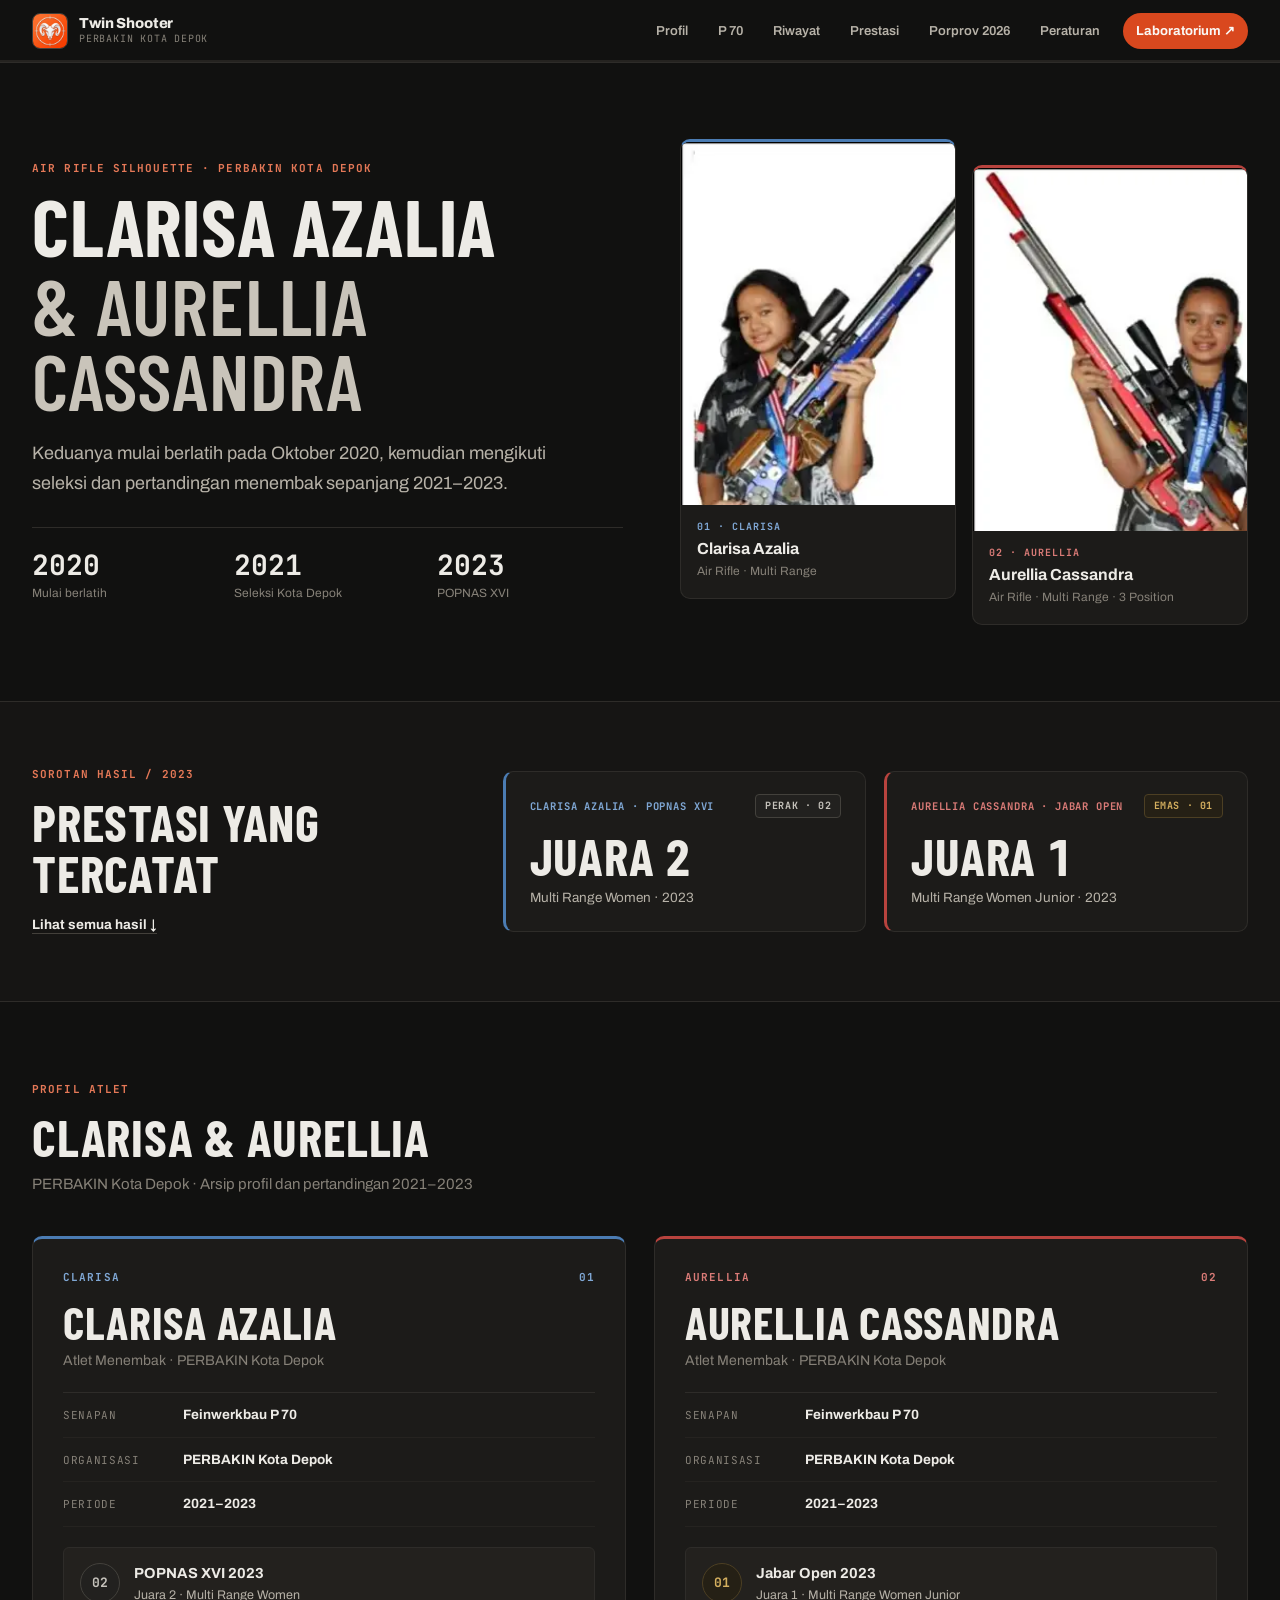
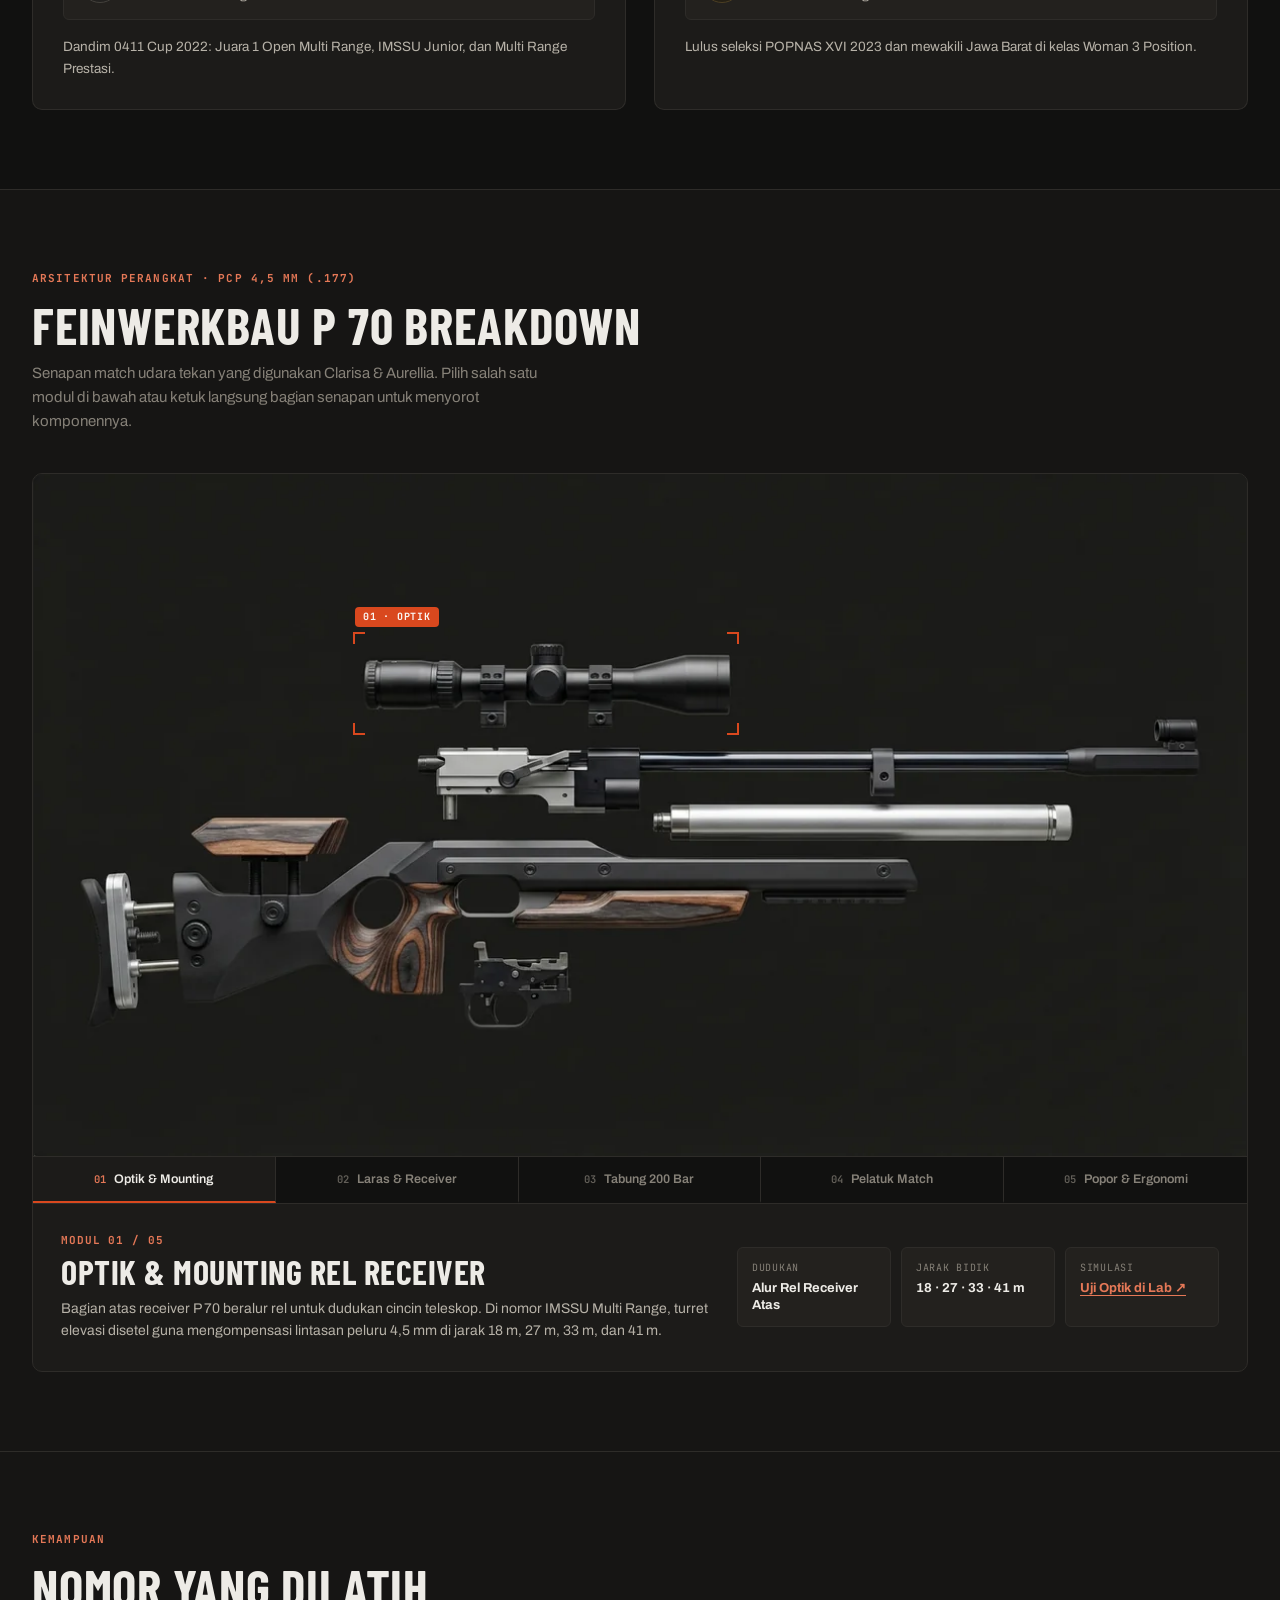
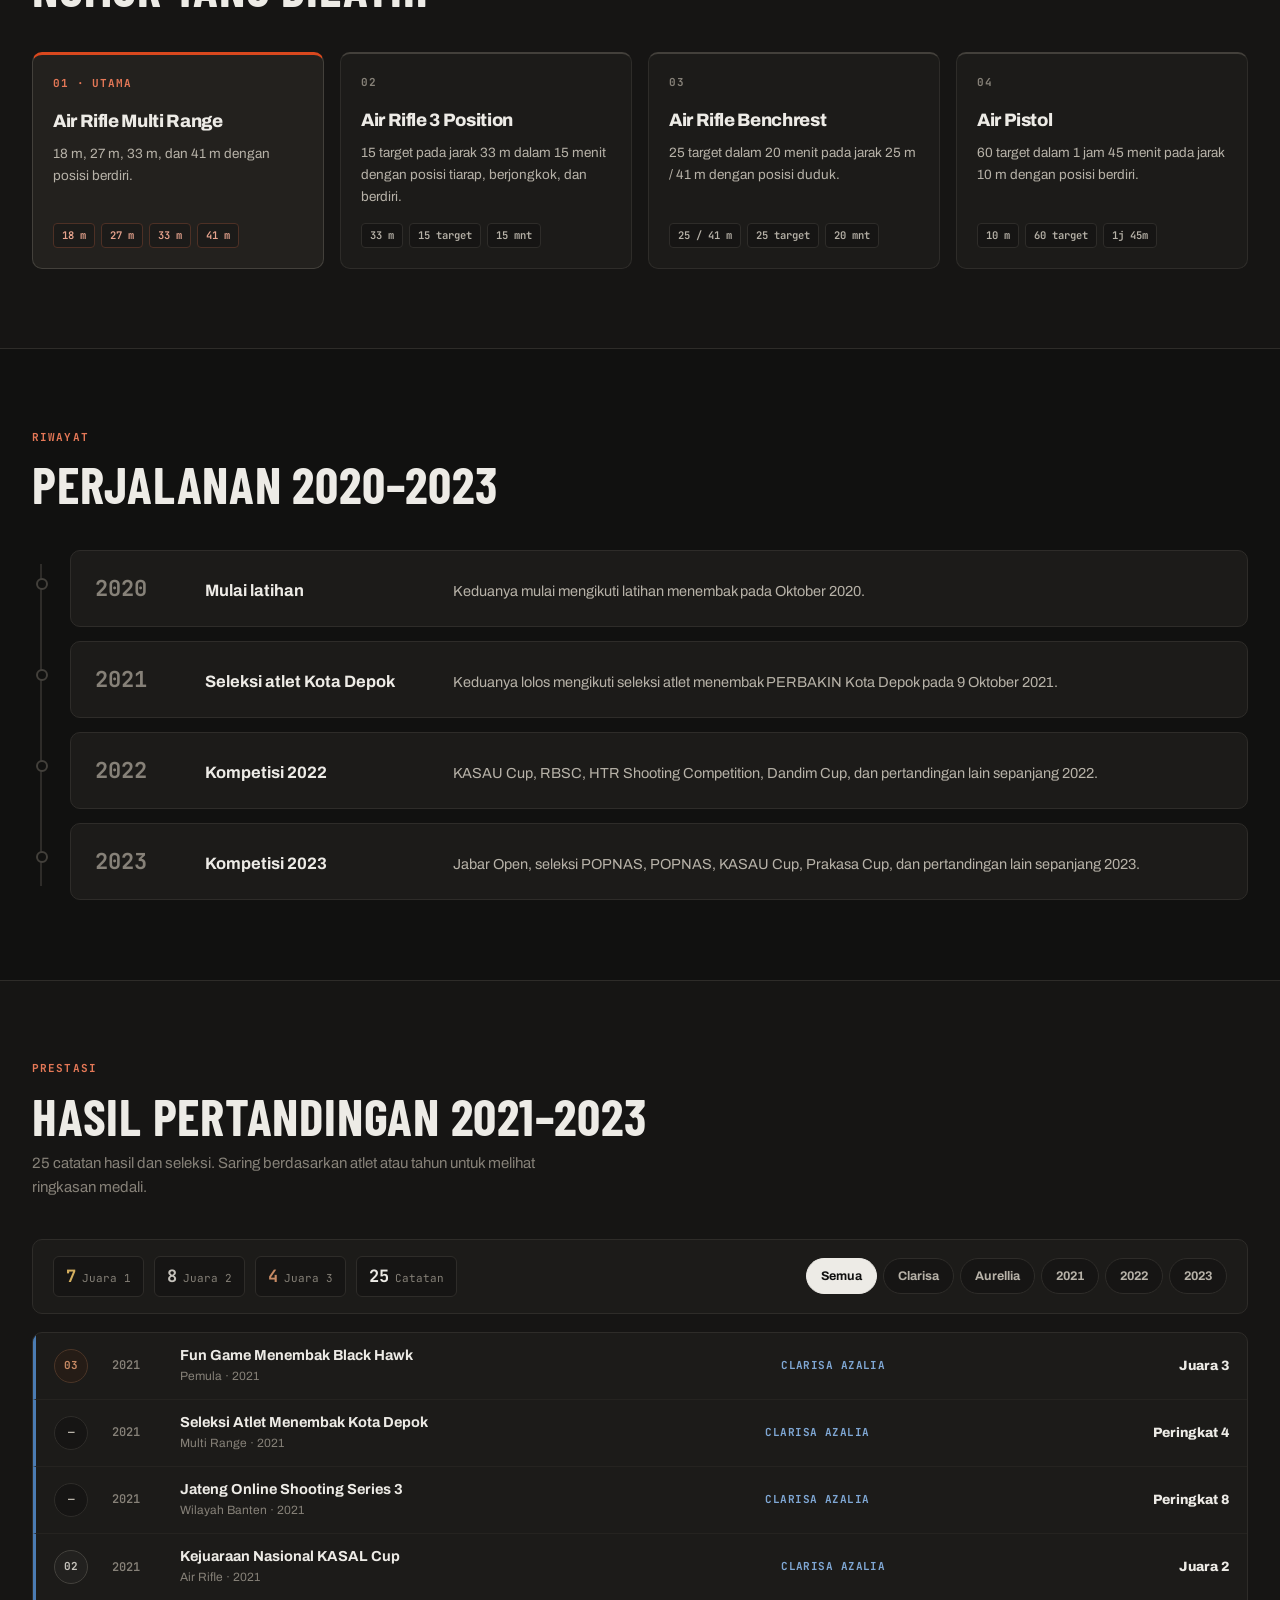
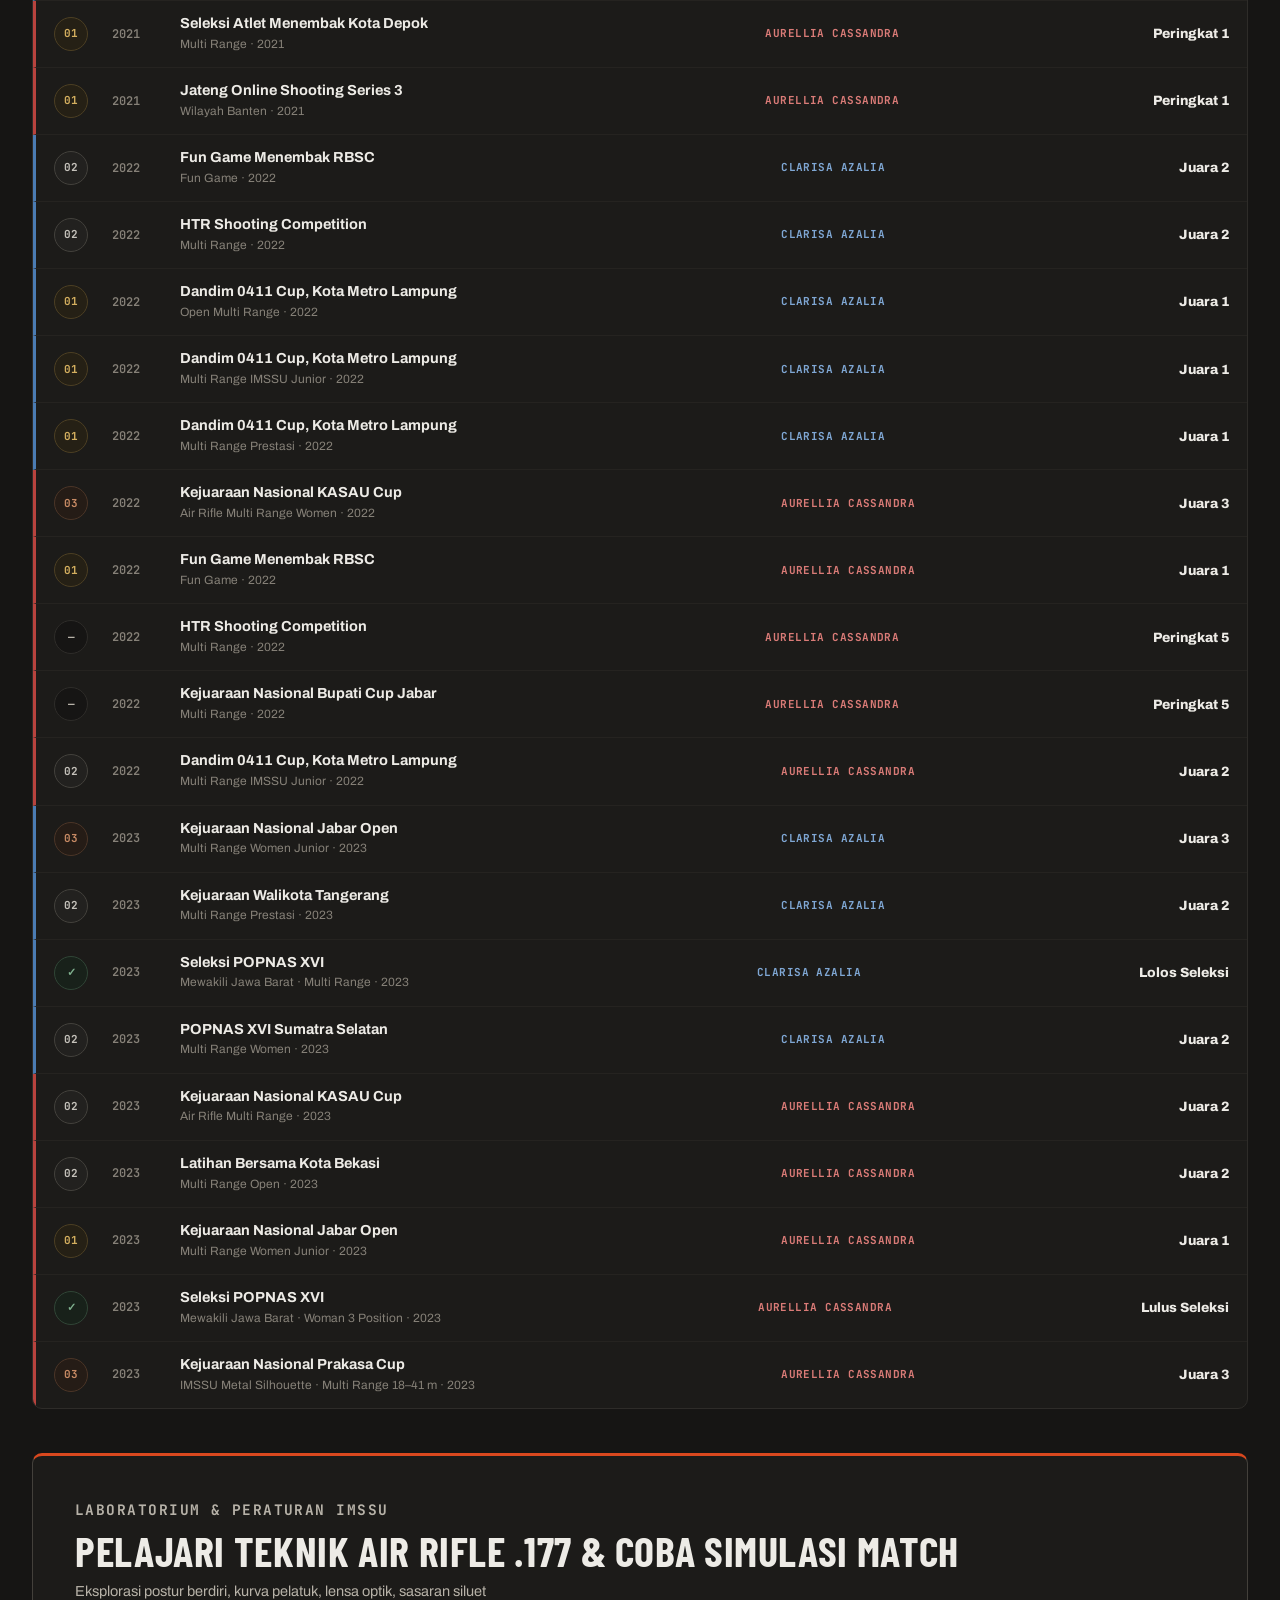
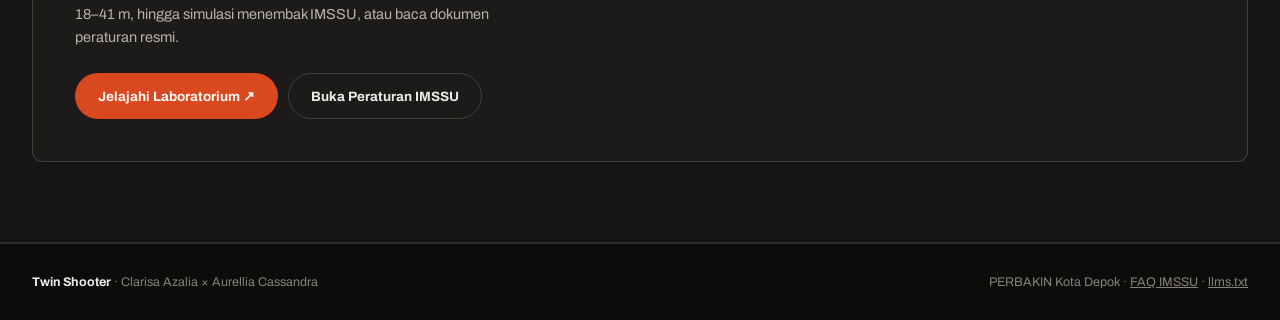
<file: index.html>
<!doctype html>
<html lang="id">
<head>
  <meta charset="utf-8" />
  <meta name="viewport" content="width=device-width,initial-scale=1,viewport-fit=cover" />
  <meta name="theme-color" content="#111110" />
  <meta name="description" content="Latihan menembak IMSSU di Depok bersama Clarisa Azalia &amp; Aurellia Cassandra, PERBAKIN Kota Depok. Tim IMSSU Depok raih 2 emas 1 perunggu di Porprov XV Jawa Barat 2026." />
  <title>Twin Shooter: Latihan Menembak IMSSU Depok | Clarisa Azalia &amp; Aurellia Cassandra</title>
  <meta name="robots" content="index,follow,max-image-preview:large" />
  <link rel="canonical" href="https://twinshooter.vercel.app/" />
  <link rel="alternate" type="text/plain" href="https://twinshooter.vercel.app/llms.txt" title="Twin Shooter LLMs.txt" />
  <link rel="alternate" type="text/markdown" href="https://twinshooter.vercel.app/llms-full.txt" title="Twin Shooter Full Markdown Context" />
  <link rel="icon" type="image/webp" href="/assets/brand-logo.webp" />
  <meta property="og:type" content="website" />
  <meta property="og:locale" content="id_ID" />
  <meta property="og:site_name" content="Twin Shooter" />
  <meta property="og:title" content="Twin Shooter | Clarisa Azalia &amp; Aurellia Cassandra" />
  <meta property="og:description" content="Latihan menembak IMSSU di Depok bersama Clarisa Azalia &amp; Aurellia Cassandra, PERBAKIN Kota Depok. Tim IMSSU Depok raih 2 emas 1 perunggu di Porprov XV Jawa Barat 2026." />
  <meta property="og:url" content="https://twinshooter.vercel.app/" />
  <meta property="og:image" content="https://twinshooter.vercel.app/assets/twin-shooter-og.png" />
  <meta property="og:image:width" content="1200" />
  <meta property="og:image:height" content="630" />
  <meta property="og:image:alt" content="Twin Shooter, profil Clarisa Azalia dan Aurellia Cassandra, atlet menembak IMSSU PERBAKIN Kota Depok" />
  <meta name="twitter:card" content="summary_large_image" />
  <meta name="twitter:title" content="Twin Shooter | Clarisa Azalia &amp; Aurellia Cassandra" />
  <meta name="twitter:description" content="Latihan menembak IMSSU di Depok bersama Clarisa Azalia &amp; Aurellia Cassandra, PERBAKIN Kota Depok. Tim IMSSU Depok raih 2 emas 1 perunggu di Porprov XV Jawa Barat 2026." />
  <meta name="twitter:image" content="https://twinshooter.vercel.app/assets/twin-shooter-og.png" />
  <meta name="twitter:image:alt" content="Twin Shooter, profil Clarisa Azalia dan Aurellia Cassandra, atlet menembak IMSSU PERBAKIN Kota Depok" />
  <link rel="preconnect" href="https://fonts.googleapis.com" />
  <link rel="preconnect" href="https://fonts.gstatic.com" crossorigin />
  <link href="https://fonts.googleapis.com/css2?family=Archivo:wght@400;500;600;700;800&family=Barlow+Condensed:wght@600;700;800&family=JetBrains+Mono:wght@400;600;700&display=swap" rel="stylesheet" />
  <link rel="preload" as="image" type="image/webp" href="/assets/clarisa.webp" fetchpriority="high" />
  <script type="application/ld+json">{"@context":"https://schema.org","@graph":[{"@type":"Organization","@id":"https://twinshooter.vercel.app/#organization","name":"Twin Shooter","url":"https://twinshooter.vercel.app/","logo":"https://twinshooter.vercel.app/assets/brand-logo.webp","description":"Situs profil, arsip prestasi, dan laboratorium pembelajaran IMSSU Clarisa Azalia dan Aurellia Cassandra, atlet menembak PERBAKIN Kota Depok."},{"@type":"WebSite","@id":"https://twinshooter.vercel.app/#website","url":"https://twinshooter.vercel.app/","name":"Twin Shooter","inLanguage":"id-ID","publisher":{"@id":"https://twinshooter.vercel.app/#organization"}},{"@type":"AboutPage","@id":"https://twinshooter.vercel.app/#about","url":"https://twinshooter.vercel.app/","name":"Twin Shooter, Clarisa Azalia & Aurellia Cassandra","inLanguage":"id-ID","dateModified":"2026-11-23","isPartOf":{"@id":"https://twinshooter.vercel.app/#website"},"about":[{"@id":"https://twinshooter.vercel.app/#clarisa"},{"@id":"https://twinshooter.vercel.app/#aurellia"},{"@id":"https://twinshooter.vercel.app/#feinwerkbau-p70"}]},{"@type":"Person","@id":"https://twinshooter.vercel.app/#clarisa","name":"Clarisa Azalia","image":"https://twinshooter.vercel.app/assets/clarisa.webp","description":"Atlet menembak air rifle IMSSU PERBAKIN Kota Depok sejak 2020. Peraih emas individu dan emas beregu Porprov XV Jawa Barat 2026 serta Juara 2 POPNAS XVI 2023.","affiliation":{"@type":"Organization","name":"PERBAKIN Kota Depok"},"knowsAbout":["IMSSU","Air Rifle Multi Range","Feinwerkbau P 70"],"award":["Medali Emas Individu IMSSU Multi Range Porprov XV Jawa Barat 2026 (360 poin)","Medali Emas Beregu IMSSU Multi Range Porprov XV Jawa Barat 2026 (1.040 poin)","Juara 2 Multi Range Women POPNAS XVI 2023"]},{"@type":"Person","@id":"https://twinshooter.vercel.app/#aurellia","name":"Aurellia Cassandra","image":"https://twinshooter.vercel.app/assets/aurellia.webp","description":"Atlet menembak air rifle IMSSU PERBAKIN Kota Depok sejak 2020. Peraih emas beregu dan perunggu individu Porprov XV Jawa Barat 2026 serta Juara 1 Jabar Open 2023.","affiliation":{"@type":"Organization","name":"PERBAKIN Kota Depok"},"knowsAbout":["IMSSU","Air Rifle Multi Range","Air Rifle 3 Position","Feinwerkbau P 70"],"award":["Medali Emas Beregu IMSSU Multi Range Porprov XV Jawa Barat 2026 (1.040 poin)","Medali Perunggu Individu IMSSU Multi Range Porprov XV Jawa Barat 2026 (350 poin)","Juara 1 Multi Range Women Junior Jabar Open 2023"]},{"@type":"Thing","@id":"https://twinshooter.vercel.app/#feinwerkbau-p70","name":"Feinwerkbau P 70","url":"https://twinshooter.vercel.app/#p70-showcase","image":"https://twinshooter.vercel.app/assets/p70-exploded.webp","description":"Senapan angin match udara tekan (PCP) kaliber 4,5 mm (.177), laras 425 mm, tabung 200 bar lepas-pasang, pelatuk match 2-tahap, bobot sekitar 4,9 kg (3,55 kg Junior)."}]}</script>
  <link rel="stylesheet" href="/homepage-editorial.css" />
</head>
<body>
  <a class="skip-link" href="#main-content">Lewati navigasi</a>

  <header class="site-header">
    <div class="wrap header-inner">
      <a class="brand" href="/">
        <span class="brand-emblem" aria-hidden="true"><img src="/assets/brand-logo.webp" alt="" width="36" height="36" /></span>
        <span>
          <strong class="brand-name">Twin Shooter</strong>
          <small class="brand-sub">PERBAKIN Kota Depok</small>
        </span>
      </a>
      <nav class="site-nav" aria-label="Navigasi utama">
        <a href="#athletes">Profil</a>
        <a href="#p70-showcase">P 70</a>
        <a href="#journey">Riwayat</a>
        <a href="#achievements">Prestasi</a>
        <a href="/porprov-2026">Porprov 2026</a>
        <a href="/rules">Peraturan</a>
        <a class="nav-lab" href="/lab">Laboratorium ↗</a>
      </nav>
      <button id="menuToggle" type="button" class="menu-toggle" aria-expanded="false" aria-controls="mobileDrawer" aria-label="Buka menu navigasi">
        <span class="menu-bars" aria-hidden="true"><span></span><span></span><span></span></span>
      </button>
    </div>
    <nav id="mobileDrawer" class="mobile-drawer" aria-label="Menu navigasi mobile" hidden>
      <div class="wrap mobile-drawer-inner">
        <a href="#athletes"><span>01</span>Profil Atlet</a>
        <a href="#p70-showcase"><span>02</span>Feinwerkbau P 70</a>
        <a href="#journey"><span>03</span>Riwayat 2020–2023</a>
        <a href="#achievements"><span>04</span>25 Prestasi</a>
        <a href="/porprov-2026"><span>05</span>Porprov 2026 ↗</a>
        <a href="/rules"><span>06</span>Peraturan IMSSU ↗</a>
        <a class="drawer-cta" href="/lab">Buka Laboratorium Interaktif ↗</a>
      </div>
    </nav>
    <div class="scroll-reticle-track" aria-hidden="true"><div id="scrollReticleFill" class="scroll-reticle-fill"></div></div>
  </header>

  <main id="main-content">
    <!-- 1. HERO — DUAL-IDENTITY DARK EDITORIAL STAGE -->
    <section class="hero-section" aria-labelledby="hero-title">
      <div class="wrap hero-grid">
        <div>
          <p class="kicker">Air Rifle Silhouette · PERBAKIN Kota Depok</p>
          <h1 id="hero-title" class="hero-title">Clarisa Azalia<span class="twin-amp">&amp; Aurellia Cassandra</span></h1>
          <p class="hero-lead">Keduanya mulai berlatih pada Oktober 2020, kemudian mengikuti seleksi dan pertandingan menembak sepanjang 2021–2023.</p>
          <div class="hero-facts" aria-label="Ringkasan perjalanan atlet">
            <div><strong>2020</strong><span>Mulai berlatih</span></div>
            <div><strong>2021</strong><span>Seleksi Kota Depok</span></div>
            <div><strong>2023</strong><span>POPNAS XVI</span></div>
          </div>
        </div>

        <div class="duo-stage" aria-label="Foto Clarisa dan Aurellia">
          <article class="twin-card is-clarisa">
            <div class="twin-photo"><img src="/assets/clarisa.webp" width="260" height="359" fetchpriority="high" decoding="async" alt="Clarisa Azalia memegang air rifle" /></div>
            <div class="twin-cap">
              <span class="twin-idx">01 · CLARISA</span>
              <strong>Clarisa Azalia</strong>
              <small>Air Rifle · Multi Range</small>
            </div>
          </article>
          <article class="twin-card is-aurellia">
            <div class="twin-photo"><img src="/assets/aurellia.webp" width="260" height="359" decoding="async" alt="Aurellia Cassandra memegang air rifle" /></div>
            <div class="twin-cap">
              <span class="twin-idx">02 · AURELLIA</span>
              <strong>Aurellia Cassandra</strong>
              <small>Air Rifle · Multi Range · 3 Position</small>
            </div>
          </article>
        </div>
      </div>
    </section>

    <!-- 2. SOROTAN HASIL 2023 -->
    <section class="highlight-band" aria-labelledby="featured-title">
      <div class="wrap highlight-grid">
        <div>
          <p class="kicker">Sorotan Hasil / 2023</p>
          <h2 id="featured-title" class="sec-title">Prestasi yang tercatat</h2>
          <a class="text-cta" href="#achievements">Lihat semua hasil ↓</a>
        </div>
        <div class="featured-pair">
          <article class="featured-item" data-reveal style="--d:0ms">
            <div class="featured-top">
              <p class="featured-label">CLARISA AZALIA · POPNAS XVI</p>
              <span class="podium-chip silver">PERAK · 02</span>
            </div>
            <p class="featured-rank">Juara 2</p>
            <p class="featured-class">Multi Range Women · 2023</p>
          </article>
          <article class="featured-item is-red" data-reveal style="--d:90ms">
            <div class="featured-top">
              <p class="featured-label">AURELLIA CASSANDRA · JABAR OPEN</p>
              <span class="podium-chip gold">EMAS · 01</span>
            </div>
            <p class="featured-rank">Juara 1</p>
            <p class="featured-class">Multi Range Women Junior · 2023</p>
          </article>
        </div>
      </div>
    </section>

    <!-- 3. PROFIL ATLET (DUAL-IDENTITY SPLIT) -->
    <section id="athletes" class="section-white">
      <div class="wrap">
        <div class="sec-head">
          <p class="kicker">Profil Atlet</p>
          <h2 class="sec-title">Clarisa &amp; Aurellia</h2>
          <p class="sec-sub">PERBAKIN Kota Depok · Arsip profil dan pertandingan 2021–2023</p>
        </div>
        <div class="dual-profiles">
          <article class="profile-col is-clarisa" data-reveal style="--d:0ms">
            <div class="profile-top"><span>CLARISA</span><span>01</span></div>
            <h3>Clarisa Azalia</h3>
            <p class="profile-role">Atlet Menembak · PERBAKIN Kota Depok</p>
            <div class="profile-specs">
              <div><span>Senapan</span><strong>Feinwerkbau P 70</strong></div>
              <div><span>Organisasi</span><strong>PERBAKIN Kota Depok</strong></div>
              <div><span>Periode</span><strong>2021–2023</strong></div>
            </div>
            <div class="profile-medal-strip">
              <span class="medal-dot silver">02</span>
              <div><strong>POPNAS XVI 2023</strong><small>Juara 2 · Multi Range Women</small></div>
            </div>
            <p class="profile-note">Dandim 0411 Cup 2022: Juara 1 Open Multi Range, IMSSU Junior, dan Multi Range Prestasi.</p>
          </article>

          <article class="profile-col is-aurellia" data-reveal style="--d:110ms">
            <div class="profile-top"><span>AURELLIA</span><span>02</span></div>
            <h3>Aurellia Cassandra</h3>
            <p class="profile-role">Atlet Menembak · PERBAKIN Kota Depok</p>
            <div class="profile-specs">
              <div><span>Senapan</span><strong>Feinwerkbau P 70</strong></div>
              <div><span>Organisasi</span><strong>PERBAKIN Kota Depok</strong></div>
              <div><span>Periode</span><strong>2021–2023</strong></div>
            </div>
            <div class="profile-medal-strip">
              <span class="medal-dot gold">01</span>
              <div><strong>Jabar Open 2023</strong><small>Juara 1 · Multi Range Women Junior</small></div>
            </div>
            <p class="profile-note">Lulus seleksi POPNAS XVI 2023 dan mewakili Jawa Barat di kelas Woman 3 Position.</p>
          </article>
        </div>
      </div>
    </section>

    <!-- 3B. SHOWCASE INTERAKTIF FEINWERKBAU P 70 (DIRECT BREAKDOWN + PRECISION FOCUS FRAME) -->
    <section id="p70-showcase" class="p70-section" aria-labelledby="p70-title">
      <div class="wrap">
        <div class="sec-head">
          <p class="kicker">Arsitektur Perangkat · PCP 4,5 mm (.177)</p>
          <h2 id="p70-title" class="sec-title">Feinwerkbau P 70 Breakdown</h2>
          <p class="sec-sub">Senapan match udara tekan yang digunakan Clarisa &amp; Aurellia. Pilih salah satu modul di bawah atau ketuk langsung bagian senapan untuk menyorot komponennya.</p>
        </div>

        <div class="p70-stage-card" data-reveal style="--d:40ms">
          <div id="p70Viewport" class="p70-viewport">
            <img class="p70-render" src="/assets/p70-exploded.webp" width="1200" height="675" decoding="async" alt="Tampilan breakdown 5 sub-rakitan senapan Feinwerkbau P 70" />

            <!-- Invisible precision hit-zones matching each floating sub-assembly -->
            <button type="button" class="p70-zone" data-part="0" style="left:26.5%;top:23.5%;width:31.5%;height:14.5%;" aria-label="Pilih 01 Optik dan Mounting"></button>
            <button type="button" class="p70-zone" data-part="1" style="left:31%;top:35%;width:65.5%;height:16%;" aria-label="Pilih 02 Laras 425 mm dan Receiver"></button>
            <button type="button" class="p70-zone" data-part="2" style="left:50.5%;top:47.5%;width:36%;height:7.5%;" aria-label="Pilih 03 Tabung Udara 200 Bar"></button>
            <button type="button" class="p70-zone" data-part="3" style="left:34.5%;top:67.5%;width:10.5%;height:15%;" aria-label="Pilih 04 Unit Pelatuk Match"></button>
            <button type="button" class="p70-zone" data-part="4" style="left:3.5%;top:49.5%;width:70%;height:32%;" aria-label="Pilih 05 Popor, Cheekpiece dan Buttplate"></button>

            <!-- Single non-blocking gliding architectural corner-bracket frame -->
            <div id="p70Frame" class="p70-frame" aria-hidden="true">
              <span class="p70-corner tl"></span>
              <span class="p70-corner tr"></span>
              <span class="p70-corner bl"></span>
              <span class="p70-corner br"></span>
              <span id="p70FrameTag" class="p70-frame-tag">01 · OPTIK</span>
            </div>
          </div>

          <div class="p70-module-bar" role="tablist" aria-label="Pilih sub-rakitan Feinwerkbau P 70">
            <button type="button" class="p70-tab is-active" data-part="0" role="tab" aria-selected="true"><span>01</span>Optik &amp; Mounting</button>
            <button type="button" class="p70-tab" data-part="1" role="tab" aria-selected="false"><span>02</span>Laras &amp; Receiver</button>
            <button type="button" class="p70-tab" data-part="2" role="tab" aria-selected="false"><span>03</span>Tabung 200 Bar</button>
            <button type="button" class="p70-tab" data-part="3" role="tab" aria-selected="false"><span>04</span>Pelatuk Match</button>
            <button type="button" class="p70-tab" data-part="4" role="tab" aria-selected="false"><span>05</span>Popor &amp; Ergonomi</button>
          </div>

          <div class="p70-readout" aria-live="polite">
            <div class="p70-readout-main">
              <span id="p70PartCode" class="p70-part-code">MODUL 01 / 05</span>
              <h3 id="p70PartTitle">Optik &amp; Mounting Rel Receiver</h3>
              <p id="p70PartDesc">Bagian atas receiver P 70 beralur rel untuk dudukan cincin teleskop. Di nomor IMSSU Multi Range, turret elevasi disetel guna mengompensasi lintasan peluru 4,5 mm di jarak 18 m, 27 m, 33 m, dan 41 m.</p>
            </div>
            <div class="p70-specs-grid">
              <div><span id="p70Spec1L">DUDUKAN</span><strong id="p70Spec1V">Alur Rel Receiver Atas</strong></div>
              <div><span id="p70Spec2L">JARAK BIDIK</span><strong id="p70Spec2V">18 · 27 · 33 · 41 m</strong></div>
              <div><span id="p70Spec3L">SIMULASI</span><strong id="p70Spec3V"><a href="/lab#sec-optics">Uji Optik di Lab ↗</a></strong></div>
            </div>
          </div>

          <div class="sr-only" aria-label="Ringkasan lengkap 5 modul Feinwerkbau P 70">
            <h3>Ringkasan 5 Modul Feinwerkbau P 70</h3>
            <dl>
              <dt>01 Optik dan Mounting Rel Receiver</dt>
              <dd>Bagian atas receiver P 70 beralur rel untuk dudukan cincin teleskop. Di nomor IMSSU Multi Range, turret elevasi disetel guna mengompensasi lintasan peluru 4,5 mm di jarak 18 m, 27 m, 33 m, dan 41 m.</dd>
              <dt>02 Laras 425 mm dan Receiver Single-Shot</dt>
              <dd>Laras baja presisi kaliber 4,5 mm (.177) sepanjang 425 mm dengan mekanisme single-shot tuas kokang samping (side lever) dan ruang muat langsung untuk peluru diabolo timah. Diproduksi di Oberndorf, Jerman (1995-2004).</dd>
              <dt>03 Tabung Udara Tekan 200 Bar (PCP)</dt>
              <dd>P 70 adalah seri senapan angin udara tekan pertama Feinwerkbau. Tabung aluminium di bawah laras dapat dilepas-pasang dengan tekanan isi maksimal 200 bar, lalu diturunkan regulator internal ke tekanan kerja stabil tiap tembakan.</dd>
              <dt>04 Unit Pelatuk Match 2-Tahap</dt>
              <dd>Mekanisme pelatuk match mekanis yang dapat disetel penuh, mulai dari panjang tarikan tahap pertama (first stage), titik henti (breakpoint), bobot tarik, hingga posisi bilah, agar tembakan lepas bersih tanpa hentakan jari.</dd>
              <dt>05 Popor, Cheekpiece, dan Buttplate</dt>
              <dd>Popor target dengan sandaran pipi (cheekpiece) dan bantalan bahu (buttplate) yang dapat diatur ketinggian serta sudutnya, ditambah rel bawah untuk menyeimbangkan bobot unit (sekitar 4,9 kg versi standar; 3,55 kg versi Junior).</dd>
            </dl>
          </div>
        </div>
      </div>
    </section>

    <!-- 4. NOMOR YANG DILATIH -->
    <section class="section-paper">
      <div class="wrap">
        <div class="sec-head">
          <p class="kicker">Kemampuan</p>
          <h2 class="sec-title">Nomor yang dilatih</h2>
        </div>
        <div class="disciplines-grid">
          <article class="disc-card is-primary" data-reveal style="--d:0ms">
            <span class="disc-num">01 · UTAMA</span>
            <h3>Air Rifle Multi Range</h3>
            <p>18 m, 27 m, 33 m, dan 41 m dengan posisi berdiri.</p>
            <div class="disc-chips" aria-hidden="true"><span>18 m</span><span>27 m</span><span>33 m</span><span>41 m</span></div>
          </article>
          <article class="disc-card" data-reveal style="--d:75ms">
            <span class="disc-num">02</span>
            <h3>Air Rifle 3 Position</h3>
            <p>15 target pada jarak 33 m dalam 15 menit dengan posisi tiarap, berjongkok, dan berdiri.</p>
            <div class="disc-chips" aria-hidden="true"><span>33 m</span><span>15 target</span><span>15 mnt</span></div>
          </article>
          <article class="disc-card" data-reveal style="--d:150ms">
            <span class="disc-num">03</span>
            <h3>Air Rifle Benchrest</h3>
            <p>25 target dalam 20 menit pada jarak 25 m / 41 m dengan posisi duduk.</p>
            <div class="disc-chips" aria-hidden="true"><span>25 / 41 m</span><span>25 target</span><span>20 mnt</span></div>
          </article>
          <article class="disc-card" data-reveal style="--d:225ms">
            <span class="disc-num">04</span>
            <h3>Air Pistol</h3>
            <p>60 target dalam 1 jam 45 menit pada jarak 10 m dengan posisi berdiri.</p>
            <div class="disc-chips" aria-hidden="true"><span>10 m</span><span>60 target</span><span>1j 45m</span></div>
          </article>
        </div>
      </div>
    </section>

    <!-- 5. RIWAYAT 2020-2023 -->
    <section id="journey" class="section-white">
      <div class="wrap">
        <div class="sec-head">
          <p class="kicker">Riwayat</p>
          <h2 class="sec-title">Perjalanan 2020–2023</h2>
        </div>
        <div class="timeline"><div id="timelineFill" class="timeline-fill" aria-hidden="true"></div>
          <article class="tl-step"><span class="tl-year">2020</span><h3>Mulai latihan</h3><p>Keduanya mulai mengikuti latihan menembak pada Oktober 2020.</p></article>
          <article class="tl-step"><span class="tl-year">2021</span><h3>Seleksi atlet Kota Depok</h3><p>Keduanya lolos mengikuti seleksi atlet menembak PERBAKIN Kota Depok pada 9 Oktober 2021.</p></article>
          <article class="tl-step"><span class="tl-year">2022</span><h3>Kompetisi 2022</h3><p>KASAU Cup, RBSC, HTR Shooting Competition, Dandim Cup, dan pertandingan lain sepanjang 2022.</p></article>
          <article class="tl-step"><span class="tl-year">2023</span><h3>Kompetisi 2023</h3><p>Jabar Open, seleksi POPNAS, POPNAS, KASAU Cup, Prakasa Cup, dan pertandingan lain sepanjang 2023.</p></article>
        </div>
      </div>
    </section>

    <!-- 6. PRESTASI (COMPACT EDITORIAL SCOREBOOK + AUTO MEDAL TALLY) -->
    <section id="achievements" class="section-slate">
      <div class="wrap">
        <div class="sec-head">
          <p class="kicker">Prestasi</p>
          <h2 class="sec-title">Hasil pertandingan 2021–2023</h2>
          <p class="sec-sub">25 catatan hasil dan seleksi. Saring berdasarkan atlet atau tahun untuk melihat ringkasan medali.</p>
        </div>

        <div class="tally-bar">
          <div class="medal-tally" aria-live="polite">
            <span><strong id="tallyGold">0</strong>Juara 1</span>
            <span><strong id="tallySilver">0</strong>Juara 2</span>
            <span><strong id="tallyBronze">0</strong>Juara 3</span>
            <span><strong id="tallyTotal">25</strong>Catatan</span>
          </div>
          <div class="filters" role="group" aria-label="Filter prestasi">
            <button type="button" class="filter active" data-filter="all" aria-pressed="true">Semua</button>
            <button type="button" class="filter" data-filter="clarisa" aria-pressed="false">Clarisa</button>
            <button type="button" class="filter" data-filter="aurellia" aria-pressed="false">Aurellia</button>
            <button type="button" class="filter" data-filter="2021" aria-pressed="false">2021</button>
            <button type="button" class="filter" data-filter="2022" aria-pressed="false">2022</button>
            <button type="button" class="filter" data-filter="2023" aria-pressed="false">2023</button>
          </div>
        </div>

        <p class="sr-only" id="results-status" role="status" aria-live="polite"></p>
        <div id="grid" class="scorebook">
          <article class="sb-row clarisa" data-athlete="clarisa" data-year="2021" data-medal="bronze">
            <span class="sb-badge bronze" aria-hidden="true">03</span>
            <span class="sb-year">2021</span>
            <div class="sb-event"><strong>Fun Game Menembak Black Hawk</strong><span>Pemula · 2021</span></div>
            <span class="sb-athlete">Clarisa Azalia</span>
            <span class="sb-result">Juara 3</span>
          </article>
          <article class="sb-row clarisa" data-athlete="clarisa" data-year="2021" data-medal="rank">
            <span class="sb-badge rank" aria-hidden="true">—</span>
            <span class="sb-year">2021</span>
            <div class="sb-event"><strong>Seleksi Atlet Menembak Kota Depok</strong><span>Multi Range · 2021</span></div>
            <span class="sb-athlete">Clarisa Azalia</span>
            <span class="sb-result">Peringkat 4</span>
          </article>
          <article class="sb-row clarisa" data-athlete="clarisa" data-year="2021" data-medal="rank">
            <span class="sb-badge rank" aria-hidden="true">—</span>
            <span class="sb-year">2021</span>
            <div class="sb-event"><strong>Jateng Online Shooting Series 3</strong><span>Wilayah Banten · 2021</span></div>
            <span class="sb-athlete">Clarisa Azalia</span>
            <span class="sb-result">Peringkat 8</span>
          </article>
          <article class="sb-row clarisa" data-athlete="clarisa" data-year="2021" data-medal="silver">
            <span class="sb-badge silver" aria-hidden="true">02</span>
            <span class="sb-year">2021</span>
            <div class="sb-event"><strong>Kejuaraan Nasional KASAL Cup</strong><span>Air Rifle · 2021</span></div>
            <span class="sb-athlete">Clarisa Azalia</span>
            <span class="sb-result">Juara 2</span>
          </article>
          <article class="sb-row aurellia" data-athlete="aurellia" data-year="2021" data-medal="gold">
            <span class="sb-badge gold" aria-hidden="true">01</span>
            <span class="sb-year">2021</span>
            <div class="sb-event"><strong>Seleksi Atlet Menembak Kota Depok</strong><span>Multi Range · 2021</span></div>
            <span class="sb-athlete">Aurellia Cassandra</span>
            <span class="sb-result">Peringkat 1</span>
          </article>
          <article class="sb-row aurellia" data-athlete="aurellia" data-year="2021" data-medal="gold">
            <span class="sb-badge gold" aria-hidden="true">01</span>
            <span class="sb-year">2021</span>
            <div class="sb-event"><strong>Jateng Online Shooting Series 3</strong><span>Wilayah Banten · 2021</span></div>
            <span class="sb-athlete">Aurellia Cassandra</span>
            <span class="sb-result">Peringkat 1</span>
          </article>
          <article class="sb-row clarisa" data-athlete="clarisa" data-year="2022" data-medal="silver">
            <span class="sb-badge silver" aria-hidden="true">02</span>
            <span class="sb-year">2022</span>
            <div class="sb-event"><strong>Fun Game Menembak RBSC</strong><span>Fun Game · 2022</span></div>
            <span class="sb-athlete">Clarisa Azalia</span>
            <span class="sb-result">Juara 2</span>
          </article>
          <article class="sb-row clarisa" data-athlete="clarisa" data-year="2022" data-medal="silver">
            <span class="sb-badge silver" aria-hidden="true">02</span>
            <span class="sb-year">2022</span>
            <div class="sb-event"><strong>HTR Shooting Competition</strong><span>Multi Range · 2022</span></div>
            <span class="sb-athlete">Clarisa Azalia</span>
            <span class="sb-result">Juara 2</span>
          </article>
          <article class="sb-row clarisa" data-athlete="clarisa" data-year="2022" data-medal="gold">
            <span class="sb-badge gold" aria-hidden="true">01</span>
            <span class="sb-year">2022</span>
            <div class="sb-event"><strong>Dandim 0411 Cup, Kota Metro Lampung</strong><span>Open Multi Range · 2022</span></div>
            <span class="sb-athlete">Clarisa Azalia</span>
            <span class="sb-result">Juara 1</span>
          </article>
          <article class="sb-row clarisa" data-athlete="clarisa" data-year="2022" data-medal="gold">
            <span class="sb-badge gold" aria-hidden="true">01</span>
            <span class="sb-year">2022</span>
            <div class="sb-event"><strong>Dandim 0411 Cup, Kota Metro Lampung</strong><span>Multi Range IMSSU Junior · 2022</span></div>
            <span class="sb-athlete">Clarisa Azalia</span>
            <span class="sb-result">Juara 1</span>
          </article>
          <article class="sb-row clarisa" data-athlete="clarisa" data-year="2022" data-medal="gold">
            <span class="sb-badge gold" aria-hidden="true">01</span>
            <span class="sb-year">2022</span>
            <div class="sb-event"><strong>Dandim 0411 Cup, Kota Metro Lampung</strong><span>Multi Range Prestasi · 2022</span></div>
            <span class="sb-athlete">Clarisa Azalia</span>
            <span class="sb-result">Juara 1</span>
          </article>
          <article class="sb-row aurellia" data-athlete="aurellia" data-year="2022" data-medal="bronze">
            <span class="sb-badge bronze" aria-hidden="true">03</span>
            <span class="sb-year">2022</span>
            <div class="sb-event"><strong>Kejuaraan Nasional KASAU Cup</strong><span>Air Rifle Multi Range Women · 2022</span></div>
            <span class="sb-athlete">Aurellia Cassandra</span>
            <span class="sb-result">Juara 3</span>
          </article>
          <article class="sb-row aurellia" data-athlete="aurellia" data-year="2022" data-medal="gold">
            <span class="sb-badge gold" aria-hidden="true">01</span>
            <span class="sb-year">2022</span>
            <div class="sb-event"><strong>Fun Game Menembak RBSC</strong><span>Fun Game · 2022</span></div>
            <span class="sb-athlete">Aurellia Cassandra</span>
            <span class="sb-result">Juara 1</span>
          </article>
          <article class="sb-row aurellia" data-athlete="aurellia" data-year="2022" data-medal="rank">
            <span class="sb-badge rank" aria-hidden="true">—</span>
            <span class="sb-year">2022</span>
            <div class="sb-event"><strong>HTR Shooting Competition</strong><span>Multi Range · 2022</span></div>
            <span class="sb-athlete">Aurellia Cassandra</span>
            <span class="sb-result">Peringkat 5</span>
          </article>
          <article class="sb-row aurellia" data-athlete="aurellia" data-year="2022" data-medal="rank">
            <span class="sb-badge rank" aria-hidden="true">—</span>
            <span class="sb-year">2022</span>
            <div class="sb-event"><strong>Kejuaraan Nasional Bupati Cup Jabar</strong><span>Multi Range · 2022</span></div>
            <span class="sb-athlete">Aurellia Cassandra</span>
            <span class="sb-result">Peringkat 5</span>
          </article>
          <article class="sb-row aurellia" data-athlete="aurellia" data-year="2022" data-medal="silver">
            <span class="sb-badge silver" aria-hidden="true">02</span>
            <span class="sb-year">2022</span>
            <div class="sb-event"><strong>Dandim 0411 Cup, Kota Metro Lampung</strong><span>Multi Range IMSSU Junior · 2022</span></div>
            <span class="sb-athlete">Aurellia Cassandra</span>
            <span class="sb-result">Juara 2</span>
          </article>
          <article class="sb-row clarisa" data-athlete="clarisa" data-year="2023" data-medal="bronze">
            <span class="sb-badge bronze" aria-hidden="true">03</span>
            <span class="sb-year">2023</span>
            <div class="sb-event"><strong>Kejuaraan Nasional Jabar Open</strong><span>Multi Range Women Junior · 2023</span></div>
            <span class="sb-athlete">Clarisa Azalia</span>
            <span class="sb-result">Juara 3</span>
          </article>
          <article class="sb-row clarisa" data-athlete="clarisa" data-year="2023" data-medal="silver">
            <span class="sb-badge silver" aria-hidden="true">02</span>
            <span class="sb-year">2023</span>
            <div class="sb-event"><strong>Kejuaraan Walikota Tangerang</strong><span>Multi Range Prestasi · 2023</span></div>
            <span class="sb-athlete">Clarisa Azalia</span>
            <span class="sb-result">Juara 2</span>
          </article>
          <article class="sb-row clarisa" data-athlete="clarisa" data-year="2023" data-medal="qualify">
            <span class="sb-badge qualify" aria-hidden="true">✓</span>
            <span class="sb-year">2023</span>
            <div class="sb-event"><strong>Seleksi POPNAS XVI</strong><span>Mewakili Jawa Barat · Multi Range · 2023</span></div>
            <span class="sb-athlete">Clarisa Azalia</span>
            <span class="sb-result">Lolos Seleksi</span>
          </article>
          <article class="sb-row clarisa" data-athlete="clarisa" data-year="2023" data-medal="silver">
            <span class="sb-badge silver" aria-hidden="true">02</span>
            <span class="sb-year">2023</span>
            <div class="sb-event"><strong>POPNAS XVI Sumatra Selatan</strong><span>Multi Range Women · 2023</span></div>
            <span class="sb-athlete">Clarisa Azalia</span>
            <span class="sb-result">Juara 2</span>
          </article>
          <article class="sb-row aurellia" data-athlete="aurellia" data-year="2023" data-medal="silver">
            <span class="sb-badge silver" aria-hidden="true">02</span>
            <span class="sb-year">2023</span>
            <div class="sb-event"><strong>Kejuaraan Nasional KASAU Cup</strong><span>Air Rifle Multi Range · 2023</span></div>
            <span class="sb-athlete">Aurellia Cassandra</span>
            <span class="sb-result">Juara 2</span>
          </article>
          <article class="sb-row aurellia" data-athlete="aurellia" data-year="2023" data-medal="silver">
            <span class="sb-badge silver" aria-hidden="true">02</span>
            <span class="sb-year">2023</span>
            <div class="sb-event"><strong>Latihan Bersama Kota Bekasi</strong><span>Multi Range Open · 2023</span></div>
            <span class="sb-athlete">Aurellia Cassandra</span>
            <span class="sb-result">Juara 2</span>
          </article>
          <article class="sb-row aurellia" data-athlete="aurellia" data-year="2023" data-medal="gold">
            <span class="sb-badge gold" aria-hidden="true">01</span>
            <span class="sb-year">2023</span>
            <div class="sb-event"><strong>Kejuaraan Nasional Jabar Open</strong><span>Multi Range Women Junior · 2023</span></div>
            <span class="sb-athlete">Aurellia Cassandra</span>
            <span class="sb-result">Juara 1</span>
          </article>
          <article class="sb-row aurellia" data-athlete="aurellia" data-year="2023" data-medal="qualify">
            <span class="sb-badge qualify" aria-hidden="true">✓</span>
            <span class="sb-year">2023</span>
            <div class="sb-event"><strong>Seleksi POPNAS XVI</strong><span>Mewakili Jawa Barat · Woman 3 Position · 2023</span></div>
            <span class="sb-athlete">Aurellia Cassandra</span>
            <span class="sb-result">Lulus Seleksi</span>
          </article>
          <article class="sb-row aurellia" data-athlete="aurellia" data-year="2023" data-medal="bronze">
            <span class="sb-badge bronze" aria-hidden="true">03</span>
            <span class="sb-year">2023</span>
            <div class="sb-event"><strong>Kejuaraan Nasional Prakasa Cup</strong><span>IMSSU Metal Silhouette · Multi Range 18–41 m · 2023</span></div>
            <span class="sb-athlete">Aurellia Cassandra</span>
            <span class="sb-result">Juara 3</span>
          </article>
        </div>

        <!-- 7. CTA BANNER: LAB INTERAKTIF & PERATURAN IMSSU -->
        <div class="cta-banner" data-reveal style="--d:40ms">
          <div>
            <p class="kicker" style="margin-bottom:8px;">Laboratorium &amp; Peraturan IMSSU</p>
            <h2>Pelajari teknik Air Rifle .177 &amp; coba simulasi Match</h2>
            <p>Eksplorasi postur berdiri, kurva pelatuk, lensa optik, sasaran siluet 18–41 m, hingga simulasi menembak IMSSU, atau baca dokumen peraturan resmi.</p>
          </div>
          <div class="cta-actions">
            <a class="btn btn-orange" href="/lab">Jelajahi Laboratorium ↗</a>
            <a class="btn btn-ghost-dark" href="/rules">Buka Peraturan IMSSU</a>
          </div>
        </div>
      </div>
    </section>
  </main>

  <footer class="site-footer">
    <div class="wrap footer-inner">
      <div><strong>Twin Shooter</strong> · Clarisa Azalia × Aurellia Cassandra</div>
      <div>PERBAKIN Kota Depok · <a href="/porprov-2026#faq">FAQ IMSSU</a> · <a href="/llms.txt">llms.txt</a></div>
    </div>
  </footer>
  <script defer src="/homepage-motion.js"></script>
</body>
</html>
</file>
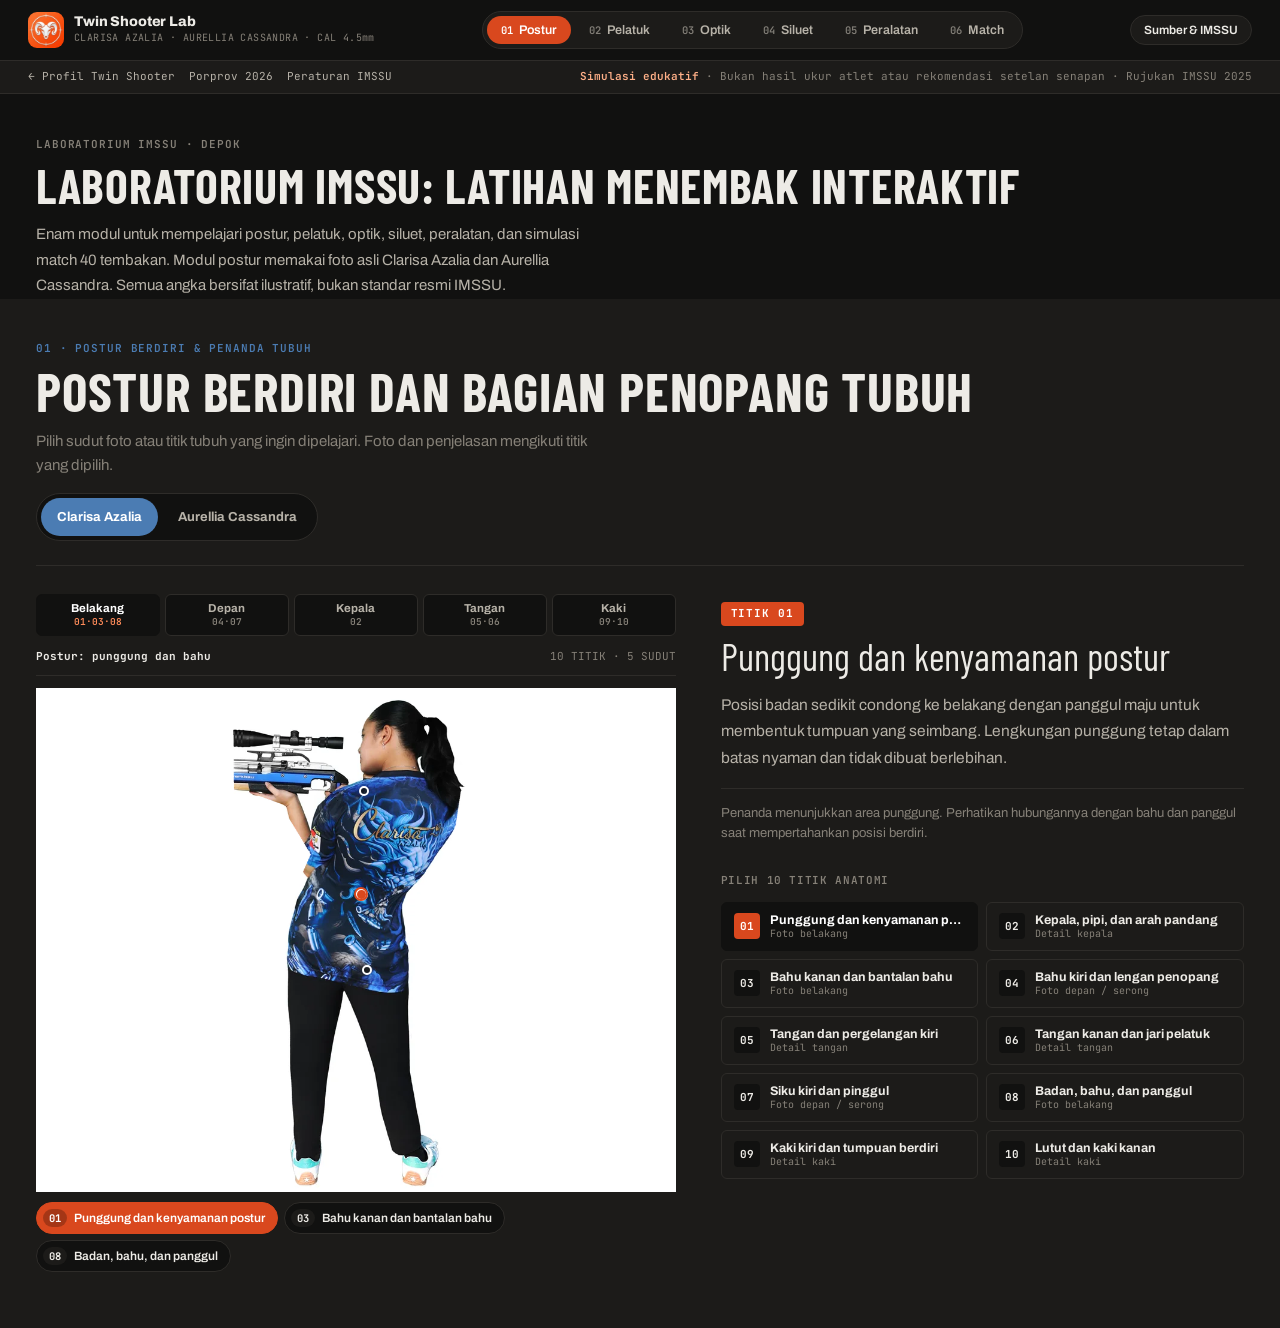
<file: lab.html>
<!DOCTYPE html>
<html lang="id">
<head>
  <meta charset="UTF-8">
  <meta name="viewport" content="width=device-width, initial-scale=1.0, viewport-fit=cover">
  <meta name="theme-color" content="#111110">
  <title>Lab IMSSU: Latihan Menembak Interaktif | Twin Shooter</title>
  <meta name="description" content="Latihan menembak IMSSU interaktif: postur, pelatuk, optik, siluet, peralatan, dan simulasi match 40 tembakan. Angka simulasi ilustratif, bukan standar resmi.">
  <meta name="robots" content="index,follow,max-image-preview:large">
  <link rel="canonical" href="https://twinshooter.vercel.app/lab">
  <link rel="alternate" type="text/plain" href="https://twinshooter.vercel.app/llms.txt" title="Twin Shooter LLMs.txt">
  <link rel="alternate" type="text/markdown" href="https://twinshooter.vercel.app/llms-full.txt" title="Twin Shooter Full Markdown Context">
  <meta property="og:type" content="website">
  <meta property="og:locale" content="id_ID">
  <meta property="og:site_name" content="Twin Shooter">
  <meta property="og:title" content="Lab IMSSU: Latihan Menembak Interaktif | Twin Shooter">
  <meta property="og:description" content="Latihan menembak IMSSU interaktif: postur, pelatuk, optik, siluet, peralatan, dan simulasi match 40 tembakan. Angka simulasi ilustratif, bukan standar resmi.">
  <meta property="og:url" content="https://twinshooter.vercel.app/lab">
  <meta property="og:image" content="https://twinshooter.vercel.app/assets/twin-shooter-og.png">
  <meta property="og:image:width" content="1200">
  <meta property="og:image:height" content="630">
  <meta property="og:image:alt" content="Lab IMSSU Twin Shooter: simulasi interaktif postur, pelatuk, optik, siluet, peralatan, dan match 40 tembakan">
  <meta name="twitter:card" content="summary_large_image">
  <meta name="twitter:title" content="Lab IMSSU: Latihan Menembak Interaktif | Twin Shooter">
  <meta name="twitter:description" content="Latihan menembak IMSSU interaktif: postur, pelatuk, optik, siluet, peralatan, dan simulasi match 40 tembakan. Angka simulasi ilustratif, bukan standar resmi.">
  <meta name="twitter:image" content="https://twinshooter.vercel.app/assets/twin-shooter-og.png">
  <meta name="twitter:image:alt" content="Lab IMSSU Twin Shooter: simulasi interaktif postur, pelatuk, optik, siluet, peralatan, dan match 40 tembakan">
  <script type="application/ld+json">{"@context":"https://schema.org","@graph":[{"@type":"WebPage","@id":"https://twinshooter.vercel.app/lab#webpage","url":"https://twinshooter.vercel.app/lab","name":"Lab IMSSU: Latihan Menembak Interaktif | Twin Shooter","description":"Enam modul latihan interaktif IMSSU: postur berdiri, pelatuk 2-tahap, optik, sasaran siluet 18-41 m, peralatan, dan simulasi match 40 tembakan.","inLanguage":"id-ID","dateModified":"2026-11-21","mainEntity":{"@id":"https://twinshooter.vercel.app/lab#app"},"isPartOf":{"@id":"https://twinshooter.vercel.app/#website"}},{"@type":"WebApplication","@id":"https://twinshooter.vercel.app/lab#app","url":"https://twinshooter.vercel.app/lab","name":"Twin Shooter Lab IMSSU","applicationCategory":"EducationalApplication","operatingSystem":"Any","isAccessibleForFree":true,"inLanguage":"id-ID","featureList":["01 Postur Tubuh (5 sudut foto atlet Clarisa Azalia dan Aurellia Cassandra)","02 Pelatuk Match 2-Tahap dan Ritme Napas","03 Optik dan Eye Relief","04 Sasaran Siluet Baja 18-41 Meter","05 Peralatan Air Rifle 4,5 mm","06 Simulasi Match IMSSU 20/40 Tembakan"]},{"@type":"BreadcrumbList","@id":"https://twinshooter.vercel.app/lab#breadcrumb","itemListElement":[{"@type":"ListItem","position":1,"name":"Beranda","item":"https://twinshooter.vercel.app/"},{"@type":"ListItem","position":2,"name":"Lab IMSSU","item":"https://twinshooter.vercel.app/lab"}]}]}</script>
  <link rel="icon" type="image/webp" href="assets/brand-logo.webp">
  <link rel="preconnect" href="https://fonts.googleapis.com">
  <link rel="preconnect" href="https://fonts.gstatic.com" crossorigin>
  <link href="https://fonts.googleapis.com/css2?family=Archivo:wght@400;500;600;700;800&family=Barlow+Condensed:wght@600;700;800&family=JetBrains+Mono:wght@400;600;700&display=swap" rel="stylesheet">
  <link rel="stylesheet" href="lab-studio.css">
</head>
<body>
  <!-- TOP STUDIO CHROME -->
  <header class="studio-header">
    <div class="studio-header-inner">
      <a class="studio-brand" href="/" aria-label="Kembali ke profil Twin Shooter">
        <span class="studio-emblem" aria-hidden="true">
          <img src="assets/brand-logo.webp" alt="" width="36" height="36">
        </span>
        <div>
          <div class="studio-brand-title">Twin Shooter Lab</div>
          <div class="studio-brand-sub">CLARISA AZALIA · AURELLIA CASSANDRA · CAL 4.5mm</div>
        </div>
      </a>

      <nav class="studio-desktop-tabs" role="tablist" aria-label="Pilih materi laboratorium">
        <button type="button" role="tab" class="studio-tab-btn" data-studio-tab="sec-biomech" aria-selected="true"><span class="tab-num">01</span> Postur</button>
        <button type="button" role="tab" class="studio-tab-btn" data-studio-tab="sec-trigger" aria-selected="false"><span class="tab-num">02</span> Pelatuk</button>
        <button type="button" role="tab" class="studio-tab-btn" data-studio-tab="sec-optics" aria-selected="false"><span class="tab-num">03</span> Optik</button>
        <button type="button" role="tab" class="studio-tab-btn" data-studio-tab="sec-imssu" aria-selected="false"><span class="tab-num">04</span> Siluet</button>
        <button type="button" role="tab" class="studio-tab-btn" data-studio-tab="sec-hardware" aria-selected="false"><span class="tab-num">05</span> Peralatan</button>
        <button type="button" role="tab" class="studio-tab-btn" data-studio-tab="sec-match" aria-selected="false"><span class="tab-num">06</span> Match</button>
      </nav>

      <div class="studio-header-actions">
        <button type="button" class="studio-info-btn" onclick="document.getElementById('sourcesDialog').showModal()">Sumber &amp; IMSSU</button>
        <button id="menuToggle" type="button" class="studio-menu-toggle" aria-expanded="false" aria-controls="mobileDrawer" aria-label="Buka menu navigasi">
          <span class="menu-bars" aria-hidden="true"><span></span><span></span><span></span></span>
        </button>
      </div>
    </div>
    <nav id="mobileDrawer" class="studio-mobile-drawer" aria-label="Menu navigasi situs" hidden>
      <div class="studio-drawer-inner">
        <a href="/#athletes"><span>01</span>Profil Atlet</a>
        <a href="/#p70-showcase"><span>02</span>Feinwerkbau P 70</a>
        <a href="/#journey"><span>03</span>Riwayat 2020–2023</a>
        <a href="/#achievements"><span>04</span>25 Prestasi</a>
        <a href="/porprov-2026"><span>05</span>Porprov 2026 ↗</a>
        <a href="/rules"><span>06</span>Peraturan IMSSU ↗</a>
        <a class="drawer-cta" href="/">← Kembali ke Beranda Twin Shooter</a>
      </div>
    </nav>
  </header>

  <div class="studio-subbar">
    <div class="studio-subbar-inner">
      <div class="studio-subbar-links">
        <a href="/">← Profil Twin Shooter</a>
        <a href="/porprov-2026">Porprov 2026</a>
        <a href="/rules">Peraturan IMSSU</a>
      </div>
      <div class="studio-subbar-note"><strong>Simulasi edukatif</strong> · Bukan hasil ukur atlet atau rekomendasi setelan senapan · Rujukan IMSSU 2025</div>
    </div>
  </div>

  <main class="studio-main">

    <section class="lab-intro" aria-labelledby="lab-title">
      <p class="lab-eyebrow">Laboratorium IMSSU · Depok</p>
      <h1 id="lab-title">Laboratorium IMSSU: latihan menembak interaktif</h1>
      <p>Enam modul untuk mempelajari postur, pelatuk, optik, siluet, peralatan, dan simulasi match 40 tembakan. Modul postur memakai foto asli Clarisa Azalia dan Aurellia Cassandra. Semua angka bersifat ilustratif, bukan standar resmi IMSSU.</p>
    </section>

    <!-- =================================================================
         TAB 01 · POSTUR TUBUH — GALLERY WHITE EDITORIAL EXHIBITION
         ================================================================= -->
    <section id="sec-biomech" class="lab-panel is-active" role="tabpanel" aria-label="Postur tubuh">
      <div class="stage-wrap">
        <div class="biomech-topbar">
          <div>
            <p class="stage-eyebrow">01 · Postur Berdiri &amp; Penanda Tubuh</p>
            <h2 class="stage-title">Postur berdiri dan bagian penopang tubuh</h2>
            <p class="stage-lead">Pilih sudut foto atau titik tubuh yang ingin dipelajari. Foto dan penjelasan mengikuti titik yang dipilih.</p>
          </div>
          <div id="postureArtControls" class="athlete-dock" role="group" aria-label="Pilih foto atlet">
            <div class="athlete-pills">
              <button type="button" data-pose-color="blue" aria-pressed="false" disabled>Clarisa Azalia</button>
              <button type="button" data-pose-color="red" aria-pressed="false" disabled>Aurellia Cassandra</button>
            </div>
            <p id="postureArtStatus" aria-live="polite">Memuat foto…</p>
          </div>
        </div>

        <div class="biomech-grid">
          <div class="biomech-photo-col">
            <div id="biomechPoseTabs" class="pose-angle-tabs" role="group" aria-label="Pilih sudut pandang foto postur">
              <button type="button" class="pose-angle-btn" data-pose-angle="back" aria-pressed="true"><span class="pa-name">Belakang</span><span class="pa-nums">01·03·08</span></button>
              <button type="button" class="pose-angle-btn" data-pose-angle="front" aria-pressed="false"><span class="pa-name">Depan</span><span class="pa-nums">04·07</span></button>
              <button type="button" class="pose-angle-btn" data-pose-angle="sideLeft" aria-pressed="false"><span class="pa-name">Kepala</span><span class="pa-nums">02</span></button>
              <button type="button" class="pose-angle-btn" data-pose-angle="sideRight" aria-pressed="false"><span class="pa-name">Tangan</span><span class="pa-nums">05·06</span></button>
              <button type="button" class="pose-angle-btn" data-pose-angle="feet" aria-pressed="false"><span class="pa-name">Kaki</span><span class="pa-nums">09·10</span></button>
            </div>
            <div class="biomech-pose-meta">
              <strong id="stagePoseTitle">Postur: punggung dan bahu</strong>
              <span>10 TITIK · 5 SUDUT</span>
            </div>
            <div class="lab-biomech-stage">
              <p id="posturePhotoLoading" role="status">Memuat foto…</p>
              <div id="biomechPinsOverlay"></div>
            </div>
            <div id="biomechActiveAnglePills" class="angle-point-pills" role="group" aria-label="Titik pada sudut pandang aktif"></div>
          </div>

          <div class="biomech-dossier">
            <div class="dossier-num-row">
              <span id="dossierCode" class="dossier-badge">TITIK 01</span>
            </div>
            <h2 id="dossierTitle" aria-live="polite">Punggung dan kenyamanan postur</h2>
            <p id="dossierBody">Posisi badan sedikit condong ke belakang dengan panggul maju untuk membentuk tumpuan yang seimbang. Lengkungan punggung tetap dalam batas nyaman dan tidak dibuat berlebihan.</p>
            <p id="dossierViewNote">Penanda menunjukkan area punggung. Perhatikan hubungannya dengan bahu dan panggul saat mempertahankan posisi berdiri.</p>

            <div class="biomech-index-heading">Pilih 10 titik anatomi</div>
            <div id="biomechIndexList" class="biomech-index-grid"></div>
          </div>
        </div>
      </div>
    </section>

    <!-- =================================================================
         TAB 02 · PELATUK — FULL DARK CARBON HARDWARE INSTRUMENT
         ================================================================= -->
    <section id="sec-trigger" class="lab-panel" role="tabpanel" aria-label="Pelatuk">
      <div class="stage-wrap">
        <p class="stage-eyebrow">02 · Tahapan Pergerakan Pelatuk (A → B → C)</p>
        <h2 class="stage-title">Memahami tahapan pergerakan pelatuk</h2>
        <p class="stage-lead">Pilih tahap A, B, atau C untuk memahami pergerakan pelatuk sebelum dan setelah pelepasan. Tekan dan tahan tombol pelatuk atau putar otomatis untuk mengikuti kurva ilustrasi.</p>

        <div class="trigger-console">
          <!-- Primary Unified Cockpit -->
          <div class="osc-chassis">
            <div class="osc-topbar">
              <span>OSILOSKOP KURVA ILUSTRATIF</span>
              <span id="oscPhaseLabel" class="osc-phase-pill">A · TARIKAN AWAL</span>
            </div>
            <div id="oscScreen" class="osc-screen">
              <canvas id="triggerOscCanvas" width="580" height="220"></canvas>
              <div class="osc-phases-strip">
                <div id="oscStage-1" class="osc-phase-cell"><strong>1 · AWAL</strong><span>Take-up</span></div>
                <div id="oscStage-2" class="osc-phase-cell"><strong>2 · TAHAN</strong><span>Creep</span></div>
                <div id="oscStage-3" class="osc-phase-cell"><strong>3 · LEPAS</strong><span>Pelepasan</span></div>
                <div id="oscStage-4" class="osc-phase-cell"><strong>4 · LANJUT</strong><span>Over-travel</span></div>
              </div>
            </div>

            <!-- 3-Way Hardware Stage Switch + Live Explanation (Directly in view on mobile!) -->
            <div id="triggerStageButtons" class="trigger-stage-buttons" role="group" aria-label="Pilih tahap pergerakan pelatuk">
              <button type="button" id="btnStage-A" aria-pressed="true" onclick="selectTriggerStage('A')">A · Take-up</button>
              <button type="button" id="btnStage-B" aria-pressed="false" onclick="selectTriggerStage('B')">B · Creep</button>
              <button type="button" id="btnStage-C" aria-pressed="false" onclick="selectTriggerStage('C')">C · Over-travel</button>
            </div>

            <div class="trigger-stage-copy">
              <h3 id="triggerStageTitle">A · Tarikan awal (Take-up)</h3>
              <p id="triggerStageBody">Pergerakan awal pelatuk sebelum tahanan mulai terasa. Tahap ini mendahului pergerakan menuju titik pelepasan.</p>
            </div>

            <!-- Single-Row Thumb-Ready Hardware Action Bar -->
            <div class="trigger-paddle-row">
              <button id="tactileTriggerBtn" type="button" class="paddle-primary" aria-pressed="false">Tekan &amp; tahan pelatuk</button>
              <button type="button" class="paddle-secondary" onclick="runIdealCurvePlayback()">▶ Putar</button>
            </div>
          </div>

          <!-- Secondary Reference Deck: Collapsible on Mobile, Side-by-Side on Desktop -->
          <details class="stage-deck-disclosure" open>
            <summary class="stage-deck-summary">Diagram batang A → B → C &amp; catatan model</summary>
            <div class="stage-deck">
              <p class="stage-deck-label">Urutan pergerakan pelatuk (A → B → C)</p>
              <div class="trigger-svg-plate"><svg id="triggerVectorDiagram" viewBox="0 0 420 180" class="w-full" role="img" aria-labelledby="triggerStageDiagramTitle triggerStageDiagramDesc">
                        <title id="triggerStageDiagramTitle">Urutan pergerakan pelatuk dari A ke C</title>
                        <desc id="triggerStageDiagramDesc">A adalah tarikan awal, B pergerakan setelah tahanan terasa hingga pelepasan, dan C pergerakan setelah pelepasan. Panjang bagian hanya membantu membaca urutan.</desc>
                        <rect id="triggerZoneA" x="15" y="30" width="120" height="90" rx="6" fill="#E8EDF0" stroke="#65747B"/>
                        <rect id="triggerZoneB" x="145" y="30" width="120" height="90" rx="6" fill="#E8EDF0" stroke="#65747B"/>
                        <rect id="triggerZoneC" x="285" y="30" width="120" height="90" rx="6" fill="#E8EDF0" stroke="#65747B"/>
                        <g fill="#182B35" text-anchor="middle" font-family="Archivo, sans-serif" font-size="14" font-weight="700">
                            <text x="75" y="58">A · Take-up</text><text x="205" y="58">B · Creep</text><text x="345" y="58">C · Over-travel</text>
                        </g>
                        <path d="M30 88H390" stroke="#52646D" stroke-width="2"/>
                        <path d="M382 82L390 88L382 94" fill="none" stroke="#52646D" stroke-width="2"/>
                        <circle id="triggerTravelMarker" cx="75" cy="88" r="8" fill="#0057A5" stroke="white" stroke-width="2"/>
                        <path d="M275 20V130" stroke="#182B35" stroke-width="2" stroke-dasharray="4 4"/>
                        <g fill="#182B35" text-anchor="middle" font-family="Archivo, sans-serif" font-size="12">
                            <text x="75" y="147">Tarikan awal</text><text x="205" y="147">Sebelum pelepasan</text><text x="345" y="147">Setelah pelepasan</text>
                            <text x="275" y="16">Pelepasan</text>
                        </g>
                    </svg></div>
              <p class="trigger-stage-caveat" style="margin-top:12px;">A, B, dan C menunjukkan urutan pergerakan. Panjang bagian pada gambar tidak mewakili jarak atau setelan pelatuk tertentu.</p>
              <p class="osc-help-note">Kurva memperlihatkan tarikan awal (A), pergerakan menuju pelepasan (B), titik pelepasan, lalu gerakan lanjutan (C). Bentuk garis membantu menjelaskan tahapan dan <strong>bukan rekaman gaya, waktu, atau performa atlet</strong>.</p>
            </div>
          </details>
        </div>
      </div>
    </section>

    <!-- =================================================================
         TAB 03 · OPTIK — CENTERED SCIENCE MUSEUM ESSAY
         ================================================================= -->
    <section id="sec-optics" class="lab-panel" role="tabpanel" aria-label="Optik">
      <div class="stage-wrap">
        <div class="optics-header">
          <div>
            <p class="stage-eyebrow">03 · Posisi Mata, Lensa Okuler &amp; Eye Relief</p>
            <h2 class="stage-title">Jarak mata dan lensa teleskop</h2>
            <p class="stage-lead">Ubah jarak, tinggi, atau posisi mata ke samping, lalu amati perubahan area terang dan bayangan di tepi lensa. Angka merupakan contoh ilustrasi, bukan rekomendasi setelan.</p>
          </div>
          <button type="button" class="optics-reset-btn" onclick="calibratePerfectOptics()">Kembalikan posisi awal</button>
        </div>

        <div class="optics-chamber">
          <div class="optics-chamber-bar">
            <span>PANDANGAN MELALUI LENSA OKULER</span>
            <span id="opticsLockBadge" class="optics-lock-pill is-ok">SIMULASI LINGKARAN TERLIHAT</span>
          </div>
          <canvas id="ocularLensCanvas" width="300" height="300" role="img" aria-label="Ilustrasi pandangan melalui lensa optik"></canvas>
        </div>

        <div class="optics-sliders-grid">
          <div class="optics-slider-unit">
            <div class="optics-slider-label">1. Jarak mata ke okuler</div>
            <div id="optEyeDistLabel" class="optics-slider-val">85 mm <small>model</small></div>
            <input id="optEyeDist" type="range" min="45" max="125" value="85" oninput="updateOpticalSim()" class="studio-slider" aria-label="Jarak mata ke lensa ilustrasi, milimeter">
            <div class="optics-slider-ticks"><span>45 mm (dekat)</span><span>85 mm</span><span>125 mm (jauh)</span></div>
          </div>

          <div class="optics-slider-unit">
            <div class="optics-slider-label">2. Tinggi posisi mata</div>
            <div id="optCheekHeightLabel" class="optics-slider-val">0.0 mm <small>model</small></div>
            <input id="optCheekHeight" type="range" min="-20" max="20" value="0" oninput="updateOpticalSim()" class="studio-slider" aria-label="Tinggi posisi mata pada ilustrasi, milimeter">
            <div class="optics-slider-ticks"><span>-20 mm (rendah)</span><span>0 mm</span><span>+20 mm (tinggi)</span></div>
          </div>

          <div class="optics-slider-unit">
            <div class="optics-slider-label">3. Posisi mata ke samping</div>
            <div id="optLatLabel" class="optics-slider-val">0.0 mm <small>model</small></div>
            <input id="optLat" type="range" min="-20" max="20" value="0" oninput="updateOpticalSim()" class="studio-slider" aria-label="Posisi mata ke samping pada ilustrasi, milimeter">
            <div class="optics-slider-ticks"><span>-20 mm (kiri)</span><span>0 mm</span><span>+20 mm (kanan)</span></div>
          </div>
        </div>

        <details class="optics-notes-disclosure" open>
          <summary class="optics-notes-summary">Cara membaca pandangan melalui lensa</summary>
          <div class="optics-notes-grid">
            <div class="optics-note-col">
              <h3 style="color:var(--blue)">01 · Jarak mata</h3>
              <p>Jarak mata adalah jarak antara mata dan okuler, yaitu lensa yang dekat dengan mata. Pada ilustrasi ini, perubahan jarak mengubah luas area terang yang terlihat.</p>
            </div>
            <div class="optics-note-col">
              <h3 style="color:var(--red)">02 · Tinggi mata</h3>
              <p>Kontrol tinggi menggambarkan perubahan posisi mata ke atas atau ke bawah terhadap sumbu teleskop. Amati perubahan letak area terang dan bayangan di tepi lensa.</p>
            </div>
            <div class="optics-note-col">
              <h3 style="color:var(--green)">03 · Posisi ke samping</h3>
              <p>Kontrol ke samping menggambarkan pergeseran mata ke kiri atau ke kanan. Area terang menunjukkan bagian pandangan yang terlihat, sedangkan area gelap menggambarkan bayangan tepi.</p>
            </div>
          </div>
        </details>
      </div>
    </section>

    <!-- =================================================================
         TAB 04 · SASARAN SILUET — WARM RANGE ARENA
         ================================================================= -->
    <section id="sec-imssu" class="lab-panel" role="tabpanel" aria-label="Sasaran siluet">
      <div class="stage-wrap">
        <div class="range-topbar">
          <div>
            <p class="stage-eyebrow">04 · Jenis Sasaran Siluet &amp; Jarak IMSSU 2025</p>
            <h2 class="stage-title">Mengenal sasaran siluet dan jaraknya</h2>
            <p class="stage-lead">Pilih kelompok sasaran, lalu ketuk siluet untuk menandainya jatuh atau berdiri kembali. Setiap kelompok berisi lima sasaran (total 20 sasaran).</p>
          </div>
          <div class="range-scoreboard">
            <div class="score-pill">KELOMPOK: <strong id="rackGroupScore">0 / 5</strong> · TOTAL <strong id="rackHitScore">00 / 20</strong></div>
            <button type="button" class="range-reset-btn" onclick="resetSilhouetteRack()">Reset 20 sasaran</button>
          </div>
        </div>

        <div class="range-distance-bar" role="group" aria-label="Pilih kelompok jarak siluet">
          <button type="button" id="rangeBtn-chicken" class="range-dist-btn" aria-pressed="false" onclick="selectRangeAnimal('chicken')"><div class="dist-name">AYAM</div><div class="dist-val">18 METER</div></button>
          <button type="button" id="rangeBtn-pig" class="range-dist-btn" aria-pressed="false" onclick="selectRangeAnimal('pig')"><div class="dist-name">BABI</div><div class="dist-val">27 METER</div></button>
          <button type="button" id="rangeBtn-turkey" class="range-dist-btn" aria-pressed="false" onclick="selectRangeAnimal('turkey')"><div class="dist-name">KALKUN</div><div class="dist-val">33 METER</div></button>
          <button type="button" id="rangeBtn-ram" class="range-dist-btn" aria-pressed="true" onclick="selectRangeAnimal('ram')"><div class="dist-name">DOMBA</div><div class="dist-val">41 METER</div></button>
        </div>

        <div class="range-arena-stage">
          <div class="range-arena-head">
            <span>KETUK SILUET UNTUK MENGUBAH STATUS JATUH / BERDIRI</span>
            <span id="activeRangeBadge" class="range-active-tag">DOMBA (RAM) // 41 METER</span>
          </div>

          <div class="pyramid-rack">
            <div class="rack-tier is-current" data-rack-animal="ram">
              <div id="rackRow-ram" class="rack-targets-row"></div>
              <div class="rack-rail"><span>TIER 4 · DOMBA (RAM)</span><strong>41 METER</strong></div>
            </div>
            <div class="rack-tier" data-rack-animal="turkey">
              <div id="rackRow-turkey" class="rack-targets-row"></div>
              <div class="rack-rail"><span>TIER 3 · KALKUN (TURKEY)</span><strong>33 METER</strong></div>
            </div>
            <div class="rack-tier" data-rack-animal="pig">
              <div id="rackRow-pig" class="rack-targets-row"></div>
              <div class="rack-rail"><span>TIER 2 · BABI (PIG)</span><strong>27 METER</strong></div>
            </div>
            <div class="rack-tier" data-rack-animal="chicken">
              <div id="rackRow-chicken" class="rack-targets-row"></div>
              <div class="rack-rail"><span>TIER 1 · AYAM (CHICKEN)</span><strong>18 METER</strong></div>
            </div>
          </div>
        </div>

        <details class="range-notes-disclosure" open>
          <summary class="range-notes-summary">Proporsi reticle &amp; peluru diabolo 4,5 mm</summary>
          <div class="range-notes-grid">
          <div class="range-note-block reticle-block">
            <div class="note-kicker">Proporsi target di reticle</div>
            <img src="assets/silhouettes/reticle-targets.webp" alt="Ilustrasi proporsi siluet domba, babi, dan ayam di dalam reticle teleskop" class="reticle-art-img" width="210" height="210">
            <p class="note-copy">Garis silang di tengah membantu membandingkan posisi bentuk siluet. Ukuran gambar bukan skala sasaran sebenarnya.</p>
          </div>

          <div class="range-note-block pellet-stack">
            <div class="pellet-row">
              <img src="assets/silhouettes/diabolo-pellet.webp" alt="Ilustrasi makro peluru diabolo ujung bulat 4,5 mm" class="pellet-art-img" width="84" height="84">
              <div>
                <div class="note-kicker">Peluru Diabolo Ujung Bulat (4.5 mm)</div>
                <p class="note-copy">Gambar memperlihatkan kepala membulat, bagian tengah yang menyempit, dan bagian belakang yang melebar. Bentuk ini membantu mengenali pellet diabolo.</p>
              </div>
            </div>
            <div style="border-top:1px solid var(--line);padding-top:14px;">
              <div class="note-kicker" style="color:var(--blue)">Pembersihan Laras Berkala</div>
              <p class="note-copy">Ikuti jadwal dan cara perawatan dalam manual pabrikan. Gambar di halaman ini hanya membantu mengenali bagian peralatan.</p>
            </div>
          </div>
          </div>
        </details>
      </div>
    </section>

    <!-- =================================================================
         TAB 05 · PERALATAN — FULL-WIDTH BLUEPRINT + DARK SPEC CONSOLE
         ================================================================= -->
    <section id="sec-hardware" class="lab-panel" role="tabpanel" aria-label="Peralatan">
      <div class="stage-wrap">
        <div class="hw-topbar">
          <div>
            <p class="stage-eyebrow">05 · Anatomi Senapan Match &amp; Teleskop</p>
            <h2 class="stage-title">Mengenal bagian senapan dan teleskop</h2>
            <p class="stage-lead">Pilih nomor 01–06 pada foto senapan merah atau 07–10 pada skema teleskop untuk melihat fungsi masing-masing komponen.</p>
          </div>
          <div class="hw-mode-pills" role="group" aria-label="Fokus tampilan diagram">
            <button type="button" data-hw-view="all" aria-pressed="true">Semua</button>
            <button type="button" data-hw-view="rifle" aria-pressed="false">Senapan (01–06)</button>
            <button type="button" data-hw-view="scope" aria-pressed="false">Teleskop (07–10)</button>
          </div>
        </div>

        <div class="hw-plate">
          <div class="hw-plate-bar">
            <span>PETA KOMPONEN PERALATAN · SENAPAN MERAH &amp; SKEMA OPTIK</span>
            <span id="blueprintActiveLabel" aria-live="polite">DIPILIH: Sandaran Pipi</span>
          </div>
          <div class="hw-svg-wrap"><svg id="hardwareBlueprintSvg" viewBox="0 0 880 490" class="hw-illustration w-full h-auto min-w-[640px] select-none" role="group" aria-labelledby="hwArtTitle hwArtDesc">
 <title id="hwArtTitle">Ilustrasi interaktif komponen luar peralatan air rifle</title>
 <desc id="hwArtDesc">Bagian atas adalah skema teleskop yang terpisah dari foto senapan merah di bawah. Sepuluh nomor menunjukkan lokasi komponen; gambar bukan sumber ukuran atau setelan yang terverifikasi.</desc>
 <defs>
  <linearGradient id="hwGraphite" x1="0" y1="0" x2="0" y2="1"><stop offset="0" stop-color="#526061"/><stop offset=".36" stop-color="#293336"/><stop offset=".7" stop-color="#232C30"/><stop offset="1" stop-color="#11191D"/></linearGradient>
  <linearGradient id="hwTube" x1="0" y1="0" x2="0" y2="1"><stop offset="0" stop-color="#738083"/><stop offset=".19" stop-color="#424C51"/><stop offset=".63" stop-color="#222C31"/><stop offset="1" stop-color="#11181D"/></linearGradient>
  <linearGradient id="hwRing" x1="0" y1="0" x2="0" y2="1"><stop offset="0" stop-color="#AAB2B1"/><stop offset=".29" stop-color="#3C484C"/><stop offset=".68" stop-color="#263035"/><stop offset="1" stop-color="#6D7775"/></linearGradient>
  <linearGradient id="hwSteel" x1="0" y1="0" x2="0" y2="1"><stop offset="0" stop-color="#D5D9D4"/><stop offset=".27" stop-color="#A3ADAE"/><stop offset=".62" stop-color="#829294"/><stop offset="1" stop-color="#D8DAD2"/></linearGradient>
  <linearGradient id="hwWood" x1="0" y1="0" x2="0" y2="1"><stop offset="0" stop-color="#D4B18A"/><stop offset=".3" stop-color="#AB805D"/><stop offset=".68" stop-color="#806047"/><stop offset="1" stop-color="#644A3C"/></linearGradient>
  <linearGradient id="hwGrip" x1="0" y1="0" x2="1" y2="1"><stop offset="0" stop-color="#C49B75"/><stop offset=".42" stop-color="#9B7355"/><stop offset="1" stop-color="#584B42"/></linearGradient>
  <linearGradient id="hwRubber" x1="0" y1="0" x2="1" y2="0"><stop offset="0" stop-color="#151B20"/><stop offset=".45" stop-color="#596265"/><stop offset="1" stop-color="#1C2629"/></linearGradient>
  <radialGradient id="hwLens"><stop offset="0" stop-color="#7B9B9E"/><stop offset=".44" stop-color="#314951"/><stop offset="1" stop-color="#111C27"/></radialGradient>
 </defs>
 <g class="hw-paper-guides" fill="none" stroke="#C8C7BE" opacity=".65">
  <path d="M22 26H860M22 142H860M22 367H860" stroke-width=".8"/>
  <path d="M22 21V31M860 21V31M22 137V147M860 137V147M22 362V372M860 362V372" stroke-width="1.2"/>
 </g>
 <g class="hw-scope-section" transform="translate(44,16)">
  <text x="0" y="12" class="hw-figure-mono" fill="#67706D" font-size="10" letter-spacing="1.15">01 / TAMPILAN LUAR OPTIK</text>
  <path d="M20 113H766" stroke="#C9C6BD" stroke-width="1"/>
  <path d="M25 38Q30 34 40 34H129L152 42V77L129 85H40Q30 85 25 80Z" fill="url(#hwGraphite)" stroke="#32383A" stroke-width="1.6"/>
  <path d="M29 40H129L143 44H32Z" fill="#A9ADB0" opacity=".35"/>
  <ellipse cx="28" cy="59.5" rx="7" ry="24" fill="#17262C" stroke="#4A5358" stroke-width="2"/>
  <ellipse cx="27" cy="59.5" rx="3.5" ry="19" fill="url(#hwLens)" opacity=".95"/>
  <path d="M138 38H166V80H138Z" fill="url(#hwRing)" stroke="#33383A" stroke-width="1.5"/>
  <path d="M144 39V79M152 39V79M160 39V79" stroke="#A7ADAA" stroke-width="1.5" opacity=".65"/>
  <rect x="166" y="45" width="350" height="30" rx="5" fill="url(#hwTube)" stroke="#363E40" stroke-width="1.6"/>
  <path d="M171 50H511" stroke="#D0D5D4" opacity=".42" stroke-width="2"/>
  <path d="M171 71H511" stroke="#080F16" opacity=".4" stroke-width="2"/>
  <rect x="288" y="38" width="48" height="44" rx="7" fill="#30383C" stroke="#1D252A" stroke-width="1.4"/>
  <path d="M292 42H332" stroke="#7B8486" stroke-width="2"/>
  <rect x="303" y="22" width="19" height="20" rx="3" fill="url(#hwRing)" stroke="#343D40" stroke-width="1.5"/>
  <rect x="297" y="16" width="31" height="10" rx="2" fill="#283238" stroke="#515B60" stroke-width="1.2"/>
  <path d="M301 18V24M306 18V24M311 18V24M316 18V24M321 18V24" stroke="#A6ABAC" stroke-width="1"/>
  <circle cx="337" cy="60" r="10" fill="#3A4449" stroke="#242E35" stroke-width="2"/>
  <circle cx="337" cy="60" r="5" fill="#11191E"/>
  <rect x="507" y="39" width="43" height="42" rx="5" fill="url(#hwRing)" stroke="#333A3F" stroke-width="1.5"/>
  <path d="M514 42V78M521 42V78M529 42V78M536 42V78M543 42V78" stroke="#A6ADAB" stroke-width="1.4" opacity=".55"/>
  <path d="M550 43L574 35H652Q660 35 662 43V76Q660 84 652 84H574L550 76Z" fill="url(#hwGraphite)" stroke="#30383A" stroke-width="1.6"/>
  <path d="M575 41H650" stroke="#B1B8B7" stroke-width="2" opacity=".43"/>
  <rect x="649" y="36" width="13" height="48" rx="4" fill="#2B3439" stroke="#424A50" stroke-width="1.5"/>
  <ellipse cx="662" cy="60" rx="5" ry="22" fill="url(#hwLens)" stroke="#313C43" stroke-width="1.5"/>
  <text x="704" y="53" class="hw-figure-mono" fill="#555E5D" font-size="9.5">DETAIL</text>
  <text x="704" y="67" fill="#222A2D" font-family="Archivo, sans-serif" font-size="13" font-weight="700">OPTIK</text>
  <text x="704" y="81" fill="#69716E" font-size="9" font-family="JetBrains Mono, monospace">MODEL EKSTERIOR</text>
  <g class="hw-marker cursor-pointer" tabindex="0" role="button" data-hw-key="objective" aria-pressed="false" aria-label="Pilih Lensa Objektif" onkeydown="if(event.key==='Enter'||event.key===' '){event.preventDefault();inspectHardware('objective');}" onclick="inspectHardware('objective')">
  <title>7. lensa depan</title>
  <rect class="hw-hitbox" x="69" y="70" width="46" height="46" rx="23" fill="transparent"/>
  <circle class="hw-marker-halo" cx="92" cy="93" r="16" fill="var(--bg-surface)" stroke="#BDC0BD" stroke-width="1.1"/>
  <circle class="hw-marker-disc" cx="92" cy="93" r="12.5" fill="#232A2C" stroke="#FFFFFF" stroke-width="1.4"/>
  <text class="hw-marker-number" x="92" y="97" text-anchor="middle" fill="#FFFFFF" font-family="JetBrains Mono, monospace" font-size="11.5" font-weight="700">07</text>
 </g>
  <g class="hw-marker cursor-pointer" tabindex="0" role="button" data-hw-key="turrets" aria-pressed="false" aria-label="Pilih Turret Elevasi dan Windage" onkeydown="if(event.key==='Enter'||event.key===' '){event.preventDefault();inspectHardware('turrets');}" onclick="inspectHardware('turrets')">
  <title>8. turret</title>
  <rect class="hw-hitbox" x="324" y="3" width="46" height="46" rx="23" fill="transparent"/>
  <circle class="hw-marker-halo" cx="347" cy="26" r="16" fill="var(--bg-surface)" stroke="#BDC0BD" stroke-width="1.1"/>
  <circle class="hw-marker-disc" cx="347" cy="26" r="12.5" fill="#232A2C" stroke="#FFFFFF" stroke-width="1.4"/>
  <text class="hw-marker-number" x="347" y="30" text-anchor="middle" fill="#FFFFFF" font-family="JetBrains Mono, monospace" font-size="11.5" font-weight="700">08</text>
 </g>
  <g class="hw-marker cursor-pointer" tabindex="0" role="button" data-hw-key="zoom" aria-pressed="false" aria-label="Pilih Cincin Pembesaran" onkeydown="if(event.key==='Enter'||event.key===' '){event.preventDefault();inspectHardware('zoom');}" onclick="inspectHardware('zoom')">
  <title>9. pembesaran</title>
  <rect class="hw-hitbox" x="507" y="71" width="46" height="46" rx="23" fill="transparent"/>
  <circle class="hw-marker-halo" cx="530" cy="94" r="16" fill="var(--bg-surface)" stroke="#BDC0BD" stroke-width="1.1"/>
  <circle class="hw-marker-disc" cx="530" cy="94" r="12.5" fill="#232A2C" stroke="#FFFFFF" stroke-width="1.4"/>
  <text class="hw-marker-number" x="530" y="98" text-anchor="middle" fill="#FFFFFF" font-family="JetBrains Mono, monospace" font-size="11.5" font-weight="700">09</text>
 </g>
  <g class="hw-marker cursor-pointer" tabindex="0" role="button" data-hw-key="ocular" aria-pressed="false" aria-label="Pilih Lensa Okuler" onkeydown="if(event.key==='Enter'||event.key===' '){event.preventDefault();inspectHardware('ocular');}" onclick="inspectHardware('ocular')">
  <title>10. lensa okuler</title>
  <rect class="hw-hitbox" x="617" y="71" width="46" height="46" rx="23" fill="transparent"/>
  <circle class="hw-marker-halo" cx="640" cy="94" r="16" fill="var(--bg-surface)" stroke="#BDC0BD" stroke-width="1.1"/>
  <circle class="hw-marker-disc" cx="640" cy="94" r="12.5" fill="#232A2C" stroke="#FFFFFF" stroke-width="1.4"/>
  <text class="hw-marker-number" x="640" y="98" text-anchor="middle" fill="#FFFFFF" font-family="JetBrains Mono, monospace" font-size="11.5" font-weight="700">10</text>
 </g>
</g>
 <g transform="translate(0,65)" class="hw-rifle-section">
  <text x="42" y="107" class="hw-figure-mono" fill="#67706D" font-size="10" letter-spacing="1.15">02 / PROFIL LUAR PERALATAN</text>
  <path d="M50 293H828" stroke="#C9C6BD" stroke-width="1"/>
  <ellipse cx="426" cy="287" rx="353" ry="10" fill="#243039" opacity=".075"/>
  <g class="hw-region cursor-pointer" data-hw-key="stock" onclick="inspectHardware('stock')" aria-hidden="true">
 <path d="M54 160Q47 161 46 172V235Q48 252 60 255L70 250Q67 233 69 217V175Z" fill="url(#hwRubber)" stroke="#31393B" stroke-width="2"/>
 <path d="M48 172Q60 177 60 197V228Q59 241 49 248" stroke="#869294" stroke-width="1.5" fill="none" opacity=".72"/>
 <path id="rigRearBlock" d="M72 184L111 175L128 192L112 226L77 231Q71 210 72 184Z" fill="#D11F26" stroke="#273236" stroke-width="2"/>
 <path d="M80 187L108 182L118 195L104 215L84 222Z" fill="#F6EFEA" opacity=".14"/>
 <rect x="118" y="195" width="38" height="8" rx="3" fill="#40494B"/>
 <circle cx="122" cy="199" r="3.5" fill="#C3C8C4"/>
</g>
  <g class="hw-region cursor-pointer" data-hw-key="cheekpiece" onclick="inspectHardware('cheekpiece')" aria-hidden="true">
 <path d="M146 169Q154 140 177 137L246 138Q259 141 260 154L254 164L214 180L152 180Z" fill="url(#hwWood)" stroke="#34403E" stroke-width="2.2"/>
 <path d="M155 159Q173 145 199 146L246 146" fill="none" stroke="#E6C399" stroke-width="2.3" opacity=".87"/>
 <path d="M157 174L219 173L247 163" stroke="#655543" stroke-width="2" fill="none" opacity=".75"/>
 <path d="M172 180V194M231 178V195" stroke="#45535A" stroke-width="5" stroke-linecap="round"/>
 <text id="rigCheekName" x="203" y="162" text-anchor="middle" fill="#F5F3E8" font-family="Barlow Condensed, sans-serif" font-style="italic" font-size="15" font-weight="700">Aurellia</text>
</g>
  <g class="hw-region cursor-pointer" data-hw-key="grip" onclick="inspectHardware('grip')" aria-hidden="true">
 <path id="rigMainChassis" d="M121 190L207 185L248 177L313 179L361 175L593 178L611 196L578 213L362 212L335 228L312 247L286 257L254 250L259 220L220 221L199 209L135 217Q123 217 121 207Z" fill="#D11F26" stroke="#30373A" stroke-width="2.5"/>
 <path d="M138 191L211 188L263 182L583 181" fill="none" stroke="#FFFFFF" stroke-width="2.4" opacity=".4" stroke-linecap="round"/>
 <path d="M160 212L243 215L254 224L260 244" fill="none" stroke="#10191A" stroke-width="2" opacity=".45"/>
 <path d="M278 214Q307 214 317 228L311 260Q306 277 296 281L275 280Q268 277 268 262L263 230Z" fill="url(#hwGrip)" stroke="#34403D" stroke-width="2"/>
 <path d="M274 232Q288 228 299 238M272 243Q287 238 300 249M273 254Q286 249 298 259" stroke="#F7E6CA" opacity=".37" stroke-width="1.8" fill="none"/>
 <path d="M314 211Q334 220 339 239L320 245Q321 223 304 222" stroke="#3B4649" stroke-width="2.5" fill="none"/>
 <path d="M321 213L321 236" stroke="#606F73" stroke-width="5" stroke-linecap="round"/>
 <circle cx="191" cy="200" r="4.5" fill="#2A3031" stroke="#BDC2C0" stroke-width="1"/>
 <circle cx="349" cy="194" r="3.3" fill="#252B2F" stroke="#DDD9CE" stroke-width="1"/>
</g>
  <!-- Simple fore-end support illustration, intentionally non-dimensional. -->
  <path d="M385 210L536 211L548 221L539 230L388 229L378 219Z" fill="url(#hwWood)" stroke="#39413F" stroke-width="2"/>
  <path d="M393 215H531" stroke="#E7CEAB" stroke-width="2" opacity=".6"/>
  <path d="M389 207V211M529 207V211" stroke="#697475" stroke-width="4" stroke-linecap="round"/>
  <g class="hw-region cursor-pointer" data-hw-key="cylinder" onclick="inspectHardware('cylinder')" aria-hidden="true">
 <path d="M457 215Q450 216 450 224V236Q452 245 461 246H750Q761 245 763 235V225Q761 216 751 215Z" fill="url(#hwSteel)" stroke="#394547" stroke-width="1.6"/>
 <path d="M463 219H750" stroke="#F8FFFF" stroke-width="1.4" opacity=".8"/>
 <path d="M467 242H747" stroke="#647477" stroke-width="1.7" opacity=".55"/>
 <path d="M492 216V245M718 216V245" stroke="#697678" stroke-width="1.5" opacity=".65"/>
 <rect x="751" y="216" width="26" height="29" rx="6" fill="#3F4C50" stroke="#293437" stroke-width="1.3"/>
 <path d="M756 221H773" stroke="#A7B2B1" stroke-width="2"/>
 <text x="622" y="234" fill="#4E5B60" font-family="JetBrains Mono, monospace" font-size="10" text-anchor="middle" letter-spacing=".9">ILLUSTRATIVE CYLINDER</text>
</g>
  <g class="hw-region cursor-pointer" data-hw-key="barrel" onclick="inspectHardware('barrel')" aria-hidden="true">
 <rect x="337" y="167" width="462" height="12" rx="5" fill="url(#hwGraphite)" stroke="#384446" stroke-width="1.7"/>
 <path d="M346 170H787" stroke="#BDC4C3" stroke-width="1.6" opacity=".62"/>
 <path d="M338 177H797" stroke="#131B20" stroke-width="1.8" opacity=".48"/>
 <path d="M376 177V189M561 177V189M733 177V189" stroke="#435255" stroke-width="4" stroke-linecap="round"/>
 <rect id="rigMuzzleCap" x="795" y="164" width="29" height="17" rx="3.5" fill="#D11F26" stroke="#28383D" stroke-width="1.5"/>
 <path d="M803 167V179M810 167V179" stroke="#FFEFE7" opacity=".42" stroke-width="1"/>
</g>
  <path d="M133 225L194 224M362 229H388" stroke="#545D5C" stroke-width="2" stroke-dasharray="3 5" opacity=".55"/>
  <image id="hwRedRifleRaster" href="assets/hardware/aurellia-red-poster.webp" x="45" y="136" width="792" height="266" preserveAspectRatio="xMidYMid meet" pointer-events="none" aria-hidden="true" onload="this.ownerSVGElement.classList.add('hw-raster-ready')" onerror="this.ownerSVGElement.classList.remove('hw-raster-ready')"/>

  <g class="hw-marker cursor-pointer" transform="translate(0,89)" tabindex="0" role="button" data-hw-key="stock" aria-pressed="false" aria-label="Pilih Popor dan Bantalan Bahu" onkeydown="if(event.key==='Enter'||event.key===' '){event.preventDefault();inspectHardware('stock');}" onclick="inspectHardware('stock')">
  <title>1. popor</title>
  <rect class="hw-hitbox" x="55" y="219" width="46" height="46" rx="23" fill="transparent"/>
  <circle class="hw-marker-halo" cx="78" cy="242" r="16" fill="var(--bg-surface)" stroke="#BDC0BD" stroke-width="1.1"/>
  <circle class="hw-marker-disc" cx="78" cy="242" r="12.5" fill="#232A2C" stroke="#FFFFFF" stroke-width="1.4"/>
  <text class="hw-marker-number" x="78" y="246" text-anchor="middle" fill="#FFFFFF" font-family="JetBrains Mono, monospace" font-size="11.5" font-weight="700">01</text>
 </g>
  <g class="hw-marker cursor-pointer" transform="translate(-32,108)" tabindex="0" role="button" data-hw-key="cheekpiece" aria-pressed="true" aria-label="Pilih Sandaran Pipi" onkeydown="if(event.key==='Enter'||event.key===' '){event.preventDefault();inspectHardware('cheekpiece');}" onclick="inspectHardware('cheekpiece')">
  <title>2. sandaran pipi</title>
  <rect class="hw-hitbox" x="187" y="101" width="46" height="46" rx="23" fill="transparent"/>
  <circle class="hw-marker-halo" cx="210" cy="124" r="16" fill="var(--bg-surface)" stroke="#BDC0BD" stroke-width="1.1"/>
  <circle class="hw-marker-disc" cx="210" cy="124" r="12.5" fill="#232A2C" stroke="#FFFFFF" stroke-width="1.4"/>
  <text class="hw-marker-number" x="210" y="128" text-anchor="middle" fill="#FFFFFF" font-family="JetBrains Mono, monospace" font-size="11.5" font-weight="700">02</text>
 </g>
  <g class="hw-marker cursor-pointer" transform="translate(-55,55)" tabindex="0" role="button" data-hw-key="grip" aria-pressed="false" aria-label="Pilih Pegangan dan Pelatuk" onkeydown="if(event.key==='Enter'||event.key===' '){event.preventDefault();inspectHardware('grip');}" onclick="inspectHardware('grip')">
  <title>3. grip</title>
  <rect class="hw-hitbox" x="288" y="249" width="46" height="46" rx="23" fill="transparent"/>
  <circle class="hw-marker-halo" cx="311" cy="272" r="16" fill="var(--bg-surface)" stroke="#BDC0BD" stroke-width="1.1"/>
  <circle class="hw-marker-disc" cx="311" cy="272" r="12.5" fill="#232A2C" stroke="#FFFFFF" stroke-width="1.4"/>
  <text class="hw-marker-number" x="311" y="276" text-anchor="middle" fill="#FFFFFF" font-family="JetBrains Mono, monospace" font-size="11.5" font-weight="700">03</text>
 </g>
  <g class="hw-marker cursor-pointer" transform="translate(36,96)" tabindex="0" role="button" data-hw-key="riser" aria-pressed="false" aria-label="Pilih Penopang Depan" onkeydown="if(event.key==='Enter'||event.key===' '){event.preventDefault();inspectHardware('riser');}" onclick="inspectHardware('riser')">
  <title>4. penopang depan</title>
  <rect class="hw-hitbox" x="413" y="169" width="46" height="46" rx="23" fill="transparent"/>
  <circle class="hw-marker-halo" cx="436" cy="192" r="16" fill="var(--bg-surface)" stroke="#BDC0BD" stroke-width="1.1"/>
  <circle class="hw-marker-disc" cx="436" cy="192" r="12.5" fill="#232A2C" stroke="#FFFFFF" stroke-width="1.4"/>
  <text class="hw-marker-number" x="436" y="196" text-anchor="middle" fill="#FFFFFF" font-family="JetBrains Mono, monospace" font-size="11.5" font-weight="700">04</text>
 </g>
  <g class="hw-marker cursor-pointer" transform="translate(65,0)" tabindex="0" role="button" data-hw-key="cylinder" aria-pressed="false" aria-label="Pilih Tabung Udara" onkeydown="if(event.key==='Enter'||event.key===' '){event.preventDefault();inspectHardware('cylinder');}" onclick="inspectHardware('cylinder')">
  <title>5. tabung udara</title>
  <rect class="hw-hitbox" x="587" y="246" width="46" height="46" rx="23" fill="transparent"/>
  <circle class="hw-marker-halo" cx="610" cy="269" r="16" fill="var(--bg-surface)" stroke="#BDC0BD" stroke-width="1.1"/>
  <circle class="hw-marker-disc" cx="610" cy="269" r="12.5" fill="#232A2C" stroke="#FFFFFF" stroke-width="1.4"/>
  <text class="hw-marker-number" x="610" y="273" text-anchor="middle" fill="#FFFFFF" font-family="JetBrains Mono, monospace" font-size="11.5" font-weight="700">05</text>
 </g>
  <g class="hw-marker cursor-pointer" transform="translate(30,83)" tabindex="0" role="button" data-hw-key="barrel" aria-pressed="false" aria-label="Pilih Laras" onkeydown="if(event.key==='Enter'||event.key===' '){event.preventDefault();inspectHardware('barrel');}" onclick="inspectHardware('barrel')">
  <title>6. laras</title>
  <rect class="hw-hitbox" x="732" y="130" width="46" height="46" rx="23" fill="transparent"/>
  <circle class="hw-marker-halo" cx="755" cy="153" r="16" fill="var(--bg-surface)" stroke="#BDC0BD" stroke-width="1.1"/>
  <circle class="hw-marker-disc" cx="755" cy="153" r="12.5" fill="#232A2C" stroke="#FFFFFF" stroke-width="1.4"/>
  <text class="hw-marker-number" x="755" y="157" text-anchor="middle" fill="#FFFFFF" font-family="JetBrains Mono, monospace" font-size="11.5" font-weight="700">06</text>
 </g>
 </g>
 <g aria-hidden="true" fill="#747A73" font-size="9" font-family="JetBrains Mono, monospace" letter-spacing=".3">
  <text x="24" y="474">SENAPAN MERAH DARI POSTER · HOTSPOT ILUSTRATIF · BUKAN SKALA ATAU KALIBRASI TEKNIS</text>
 </g>
</svg></div>
        </div>

        <div class="hw-console">
          <div class="hw-spec-card">
            <div id="hwSpecCode">KOMPONEN #02 // SANDARAN PIPI</div>
            <h3 id="hwSpecTitle" aria-live="polite">Sandaran Pipi</h3>
            <p id="hwSpecBody">Titik 02 menandai sandaran pipi di atas popor. Bagian ini menjadi tempat pipi bertumpu ketika mata menghadap teleskop.</p>
            <div id="hwSpecNote">Letaknya lebih tinggi daripada grip. Gambar memperlihatkan komponen, bukan posisi kepala atlet.</div>
          </div>

          <div class="hw-parts-grid">
            <button type="button" class="hw-part-btn" data-hw-part="stock" aria-pressed="false"><span>[01] Popor &amp; Bantalan Bahu</span><span>→</span></button>
            <button type="button" class="hw-part-btn" data-hw-part="cheekpiece" aria-pressed="true"><span>[02] Sandaran Pipi</span><span>→</span></button>
            <button type="button" class="hw-part-btn" data-hw-part="grip" aria-pressed="false"><span>[03] Pegangan &amp; Pelatuk</span><span>→</span></button>
            <button type="button" class="hw-part-btn" data-hw-part="riser" aria-pressed="false"><span>[04] Penopang Depan</span><span>→</span></button>
            <button type="button" class="hw-part-btn" data-hw-part="cylinder" aria-pressed="false"><span>[05] Tabung Udara</span><span>→</span></button>
            <button type="button" class="hw-part-btn" data-hw-part="barrel" aria-pressed="false"><span>[06] Laras</span><span>→</span></button>
            <button type="button" class="hw-part-btn" data-hw-part="objective" aria-pressed="false"><span>[07] Lensa Objektif</span><span>→</span></button>
            <button type="button" class="hw-part-btn" data-hw-part="turrets" aria-pressed="false"><span>[08] Turret Elevasi &amp; Windage</span><span>→</span></button>
            <button type="button" class="hw-part-btn" data-hw-part="zoom" aria-pressed="false"><span>[09] Cincin Pembesaran</span><span>→</span></button>
            <button type="button" class="hw-part-btn" data-hw-part="ocular" aria-pressed="false"><span>[10] Lensa Okuler</span><span>→</span></button>
          </div>
        </div>
      </div>
    </section>


    <!-- =================================================================
         TAB 06 · MATCH IMSSU — AUTHENTIC AIR RIFLE SILHOUETTE SIMULATOR
         ================================================================= -->
    <section id="sec-match" class="lab-panel" role="tabpanel" aria-label="Match IMSSU">
      <div class="stage-wrap">
        <div class="match-hud-bar">
          <span id="matchBankBadge" class="mh-pill is-accent">AYAM · 18m (1/4)</span>
          <span id="matchWindBadge" class="mh-pill">ANGIN 0.0 m/s</span>
          <span id="matchTimerBadge" class="mh-pill is-mono">02:00</span>
          <span id="matchScoreBadge" class="mh-pill is-score">00 / 20</span>
          <div style="display:flex;gap:6px;align-items:center;"><button id="matchSoundBtn" type="button" class="mh-sound-btn" aria-pressed="true" aria-label="Suara tembakan">🔊</button><button id="matchMenuBtn" type="button" class="mh-sound-btn" aria-label="Ulang atau ganti mode match" title="Ulang / Menu">↻</button></div>
        </div>

        <div class="match-status-slot"><div id="matchFeedbackBanner" class="match-feedback is-idle">SIAP MEMULAI MATCH IMSSU · PILIH MODE DI BAWAH</div></div>

        <div class="match-layout">
          <!-- Scope Viewport (Drag anywhere to aim!) -->
          <div class="match-viewport-wrap">
            <div id="matchDragHint" class="match-drag-hint" hidden>↔ Geser jari / mouse di area scope untuk membidik</div>
            <canvas id="matchScopeCanvas" width="720" height="440" aria-label="Layar bidikan teleskop Match IMSSU"></canvas>
            <div id="matchCoachTip" class="match-coach-tip" hidden></div>

            <!-- Lobby Overlay -->
            <div id="matchLobbyOverlay" class="match-overlay">
              <div class="match-overlay-inner">
                <p class="mo-eyebrow">SIMULASI PERTANDINGAN · ATURAN IMSSU</p>
                <h3>Air Rifle Silhouette Match</h3>
                <p class="mo-desc">Geser layar untuk membidik. Tembak 5 sasaran <strong>berurutan kiri → kanan</strong> (1 peluru/sasaran). Atur <strong>Turret</strong> sesuai jarak (18m–41m), tahan nafas, dan tarik pelatuk 2-tahap hingga zona hijau.</p>
                <div class="mo-btns">
                  <button type="button" class="mo-btn-primary" onclick="startImssuMatch(20)">Latihan Cepat · 20 Tembakan</button>
                  <button type="button" class="mo-btn-sec" onclick="startImssuMatch(40)">Full Match · 40 Tembakan</button>
                </div>
              </div>
            </div>

            <!-- Final Scorecard Overlay -->
            <div id="matchSummaryOverlay" class="match-overlay" hidden>
              <div class="match-overlay-inner">
                <p class="mo-eyebrow">HASIL PERTANDINGAN IMSSU</p>
                <div id="matchFinalScore" class="mo-final-score">0 / 20</div>
                <p id="matchFinalRank" class="mo-final-rank">Akurasi 0%</p>
                <div id="matchBreakdown" class="mo-breakdown"></div>
                <div class="mo-btns">
                  <button type="button" class="mo-btn-primary" onclick="startImssuMatch(20)">Main Lagi (20)</button>
                  <button type="button" class="mo-btn-sec" onclick="startImssuMatch(40)">Full Match (40)</button>
                </div>
              </div>
            </div>
          </div>

          <!-- Match Controls Console -->
          <div class="match-controls">
            <!-- Row 1: 5 Diabolo Pellets + Turret Elevation Clicks -->
            <div class="mc-top-row">
              <div class="mc-ammo-box">
                <span class="mc-label">PELURU (KIRI → KANAN)</span>
                <div id="matchAmmoIcons" class="ammo-icons-row"></div>
              </div>
              <div class="mc-turret-box">
                <span id="matchTurretHint" class="mc-label">TURRET (SARAN: +0)</span>
                <div class="turret-stepper">
                  <button type="button" onclick="adjustMatchTurret(-1)" aria-label="Turunkan elevasi turret">−</button>
                  <strong id="matchTurretVal">+0 KLIK</strong>
                  <button type="button" onclick="adjustMatchTurret(1)" aria-label="Naikkan elevasi turret">+</button>
                </div>
              </div>
            </div>

            <!-- Row 2: 2-Stage Trigger Gauge + Breath Stamina Bar -->
            <div class="mc-gauges">
              <div class="mc-gauge-item">
                <div class="mc-gauge-head"><span>PELATUK 2-TAHAP</span><strong>72–92%</strong></div>
                <div class="mc-bar-track trigger-track">
                  <div class="trigger-stage-tick" aria-hidden="true"></div>
                  <div class="trigger-break-zone"></div>
                  <div id="matchTriggerFill" class="mc-bar-fill is-orange"></div>
                </div>
                <div class="mc-stage-scale" aria-hidden="true">
                  <span>A · AWAL</span>
                  <span>B · TAHAN</span>
                  <strong>BREAK</strong>
                </div>
              </div>
              <div class="mc-gauge-item">
                <div class="mc-gauge-head"><span>STABILITAS NAFAS</span><span>HOLD</span></div>
                <div class="mc-bar-track">
                  <div id="matchBreathFill" class="mc-bar-fill is-blue" style="width:100%"></div>
                </div>
              </div>
            </div>

            <p class="mc-kbd-hint">Desktop: Geser mouse di scope · <strong>Spasi</strong> Tahan Nafas · <strong>↑ / ↓</strong> Turret</p>

            <!-- Row 3: Thumb-Ready Action Buttons -->
            <div class="mc-actions">
              <button id="matchBreathBtn" type="button" class="mc-breath-btn" aria-pressed="false">Tahan Nafas</button>
              <button id="matchTriggerBtn" type="button" class="mc-fire-btn" aria-pressed="false">Tahan Pelatuk</button>
            </div>
          </div>
        </div>
      </div>
    </section>

  </main>

  <!-- MOBILE 5-TAB BOTTOM NAVIGATION -->
  <nav class="studio-mobile-nav" role="tablist" aria-label="Navigasi materi mobile">
    <button type="button" role="tab" class="mobile-nav-btn" data-studio-tab="sec-biomech" aria-selected="true"><span class="m-num">01</span><span>Postur</span></button>
    <button type="button" role="tab" class="mobile-nav-btn" data-studio-tab="sec-trigger" aria-selected="false"><span class="m-num">02</span><span>Pelatuk</span></button>
    <button type="button" role="tab" class="mobile-nav-btn" data-studio-tab="sec-optics" aria-selected="false"><span class="m-num">03</span><span>Optik</span></button>
    <button type="button" role="tab" class="mobile-nav-btn" data-studio-tab="sec-imssu" aria-selected="false"><span class="m-num">04</span><span>Siluet</span></button>
    <button type="button" role="tab" class="mobile-nav-btn" data-studio-tab="sec-hardware" aria-selected="false"><span class="m-num">05</span><span>Alat</span></button>
    <button type="button" role="tab" class="mobile-nav-btn" data-studio-tab="sec-match" aria-selected="false"><span class="m-num">06</span><span>Match</span></button>
  </nav>

  <!-- MODAL: OFFICIAL SOURCES & IMSSU AUDIT -->
  <dialog id="sourcesDialog" class="studio-dialog" aria-labelledby="sourcesTitle">
    <div class="dialog-head">
      <h2 id="sourcesTitle">Mana yang berasal dari aturan resmi?</h2>
      <button type="button" class="dialog-close" onclick="document.getElementById('sourcesDialog').close()">Tutup ×</button>
    </div>
    <p style="margin:0 0 12px;color:var(--ink-2);font-size:14px;">Rujukan regulasi yang dapat diperiksa adalah <strong>IMSSU Official Sporting Rules 2025, bagian Airgun Rules</strong>. Halaman ini tidak mengklaim adanya edisi resmi baru tahun 2026.</p>
    <div class="source-table-wrap">
      <table class="source-table">
        <thead><tr><th>Materi</th><th>Status</th><th>Penjelasan</th></tr></thead>
        <tbody>
          <tr><th>Production Rifle, 4,5 mm (.177), lead pellet, posisi berdiri</th><td>Aturan resmi</td><td>IMSSU Airgun Rules 2025.</td></tr>
          <tr><th>Jarak ayam 18 m, babi 27 m, kalkun 33 m, domba 41 m</th><td>Aturan resmi</td><td>IMSSU Airgun Rules 2025; toleransi jarak ±2,5%.</td></tr>
          <tr><th>Siluet airgun ukuran 1/10</th><td>Aturan resmi</td><td>Aturan mencantumkan skala target; gambar di halaman ini hanya membantu mengenali bentuk, bukan template produksi sasaran.</td></tr>
          <tr><th>Penjelasan Postur dan bagian peralatan</th><td>Materi poster</td><td>Diringkas dari poster pembelajaran Clarisa Azalia dan Aurellia Cassandra, versi 15. Foto postur asli poster dipakai bersama ringkasan pesan latihannya.</td></tr>
          <tr><th>Grafik pelatuk dan pandangan optik</th><td>Model demonstrasi</td><td>Angka dan perubahan gambar merupakan contoh interaktif, bukan hasil ukur atlet atau ketentuan teknik postur IMSSU.</td></tr>
        </tbody>
      </table>
    </div>
    <p style="font-size:13px;color:var(--ink-2);">Rujukan: <a href="https://imssu.org/wp-content/uploads/2025/04/IMSSU-Rules-English-2025.pdf" target="_blank" rel="noopener noreferrer">IMSSU Official Sporting Rules 2025 (PDF)</a> · <a href="https://imssu.net/documents/" target="_blank" rel="noopener noreferrer">Indeks dokumen IMSSU</a> · <a href="/rules">Halaman peraturan Twin Shooter</a>.</p>
    <p style="font-size:12px;color:var(--mute);margin-bottom:0;">Aturan kompetisi, instruksi pabrikan, dan keputusan petugas pertandingan tetap menjadi rujukan untuk pelaksanaan nyata. Diagram di halaman ini tidak digunakan untuk menetapkan aturan, mengukur biomekanika, atau mengatur senapan.</p>
  </dialog>

  <script defer src="lab-studio.js"></script>
  <script defer src="posture-art.js"></script>
  <script defer src="lab-match.js"></script>
  <script defer src="/site-nav.js"></script>
</body>
</html>
</file>
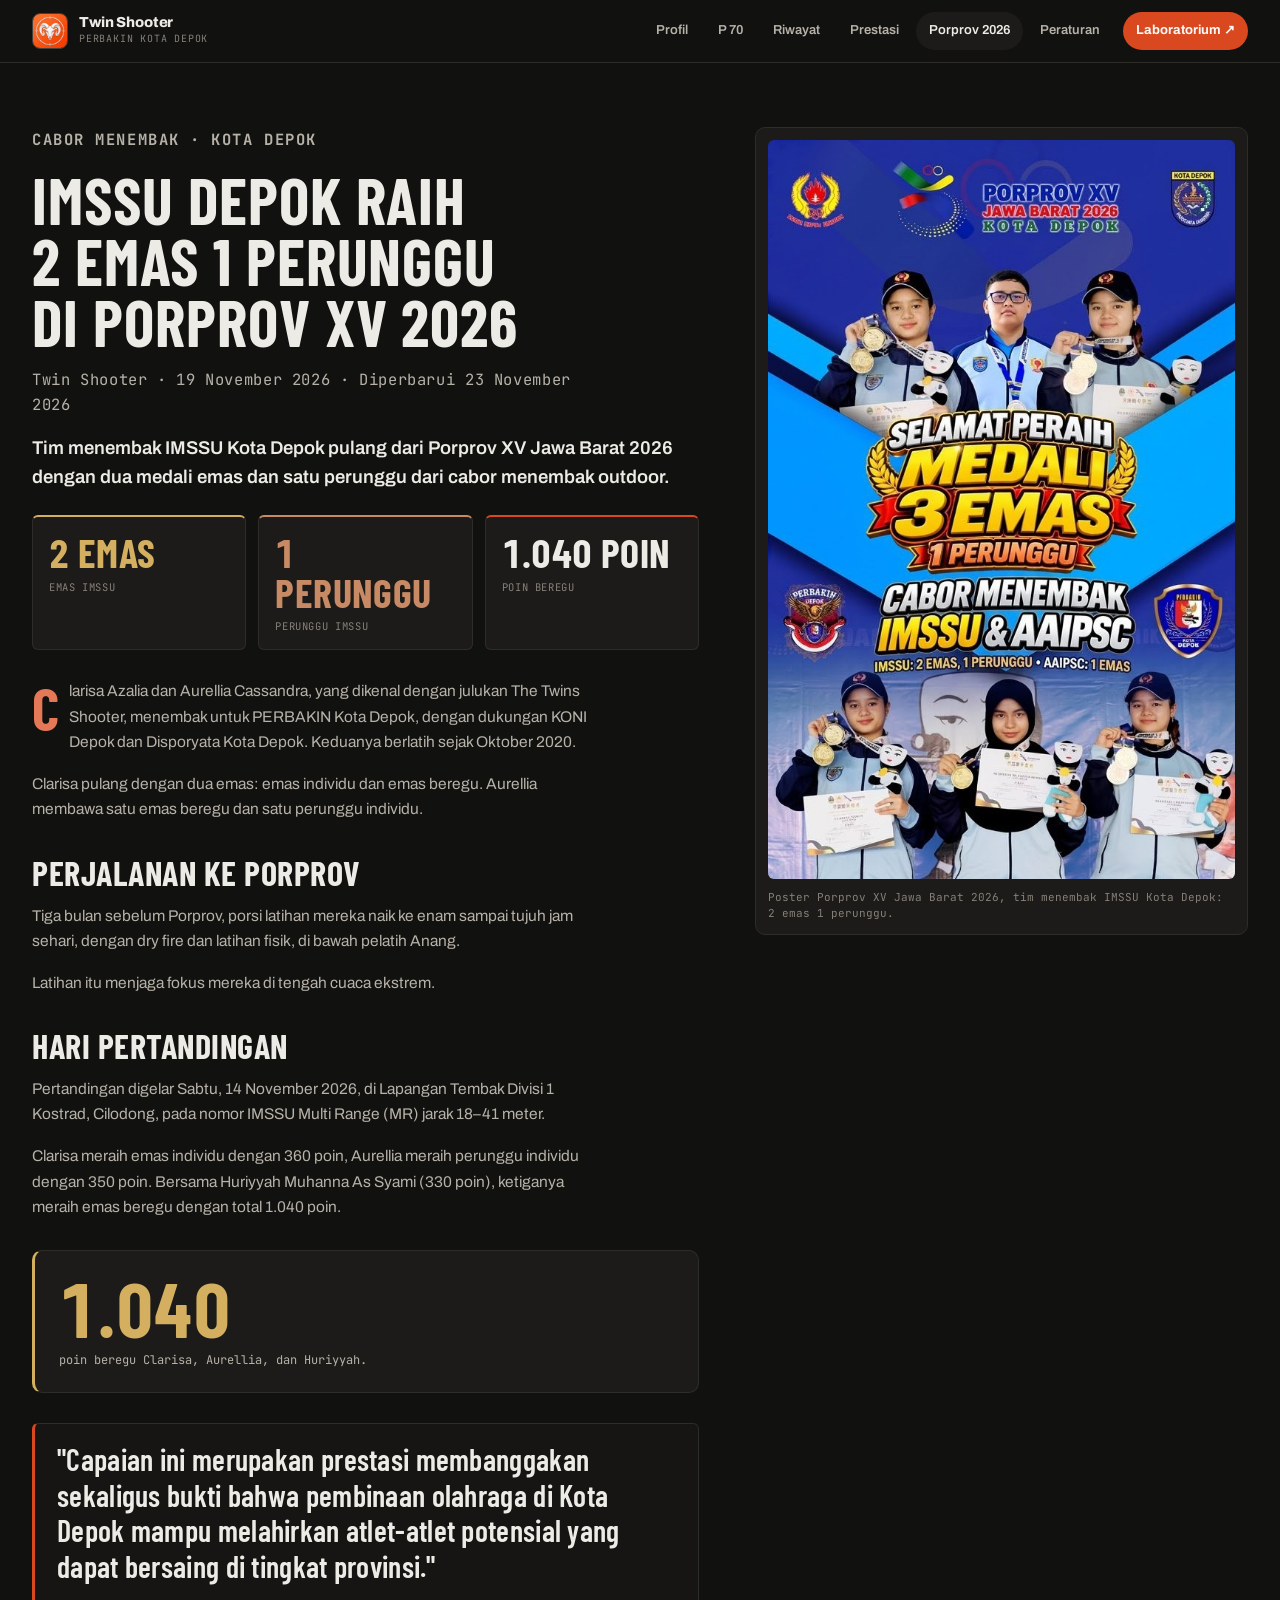
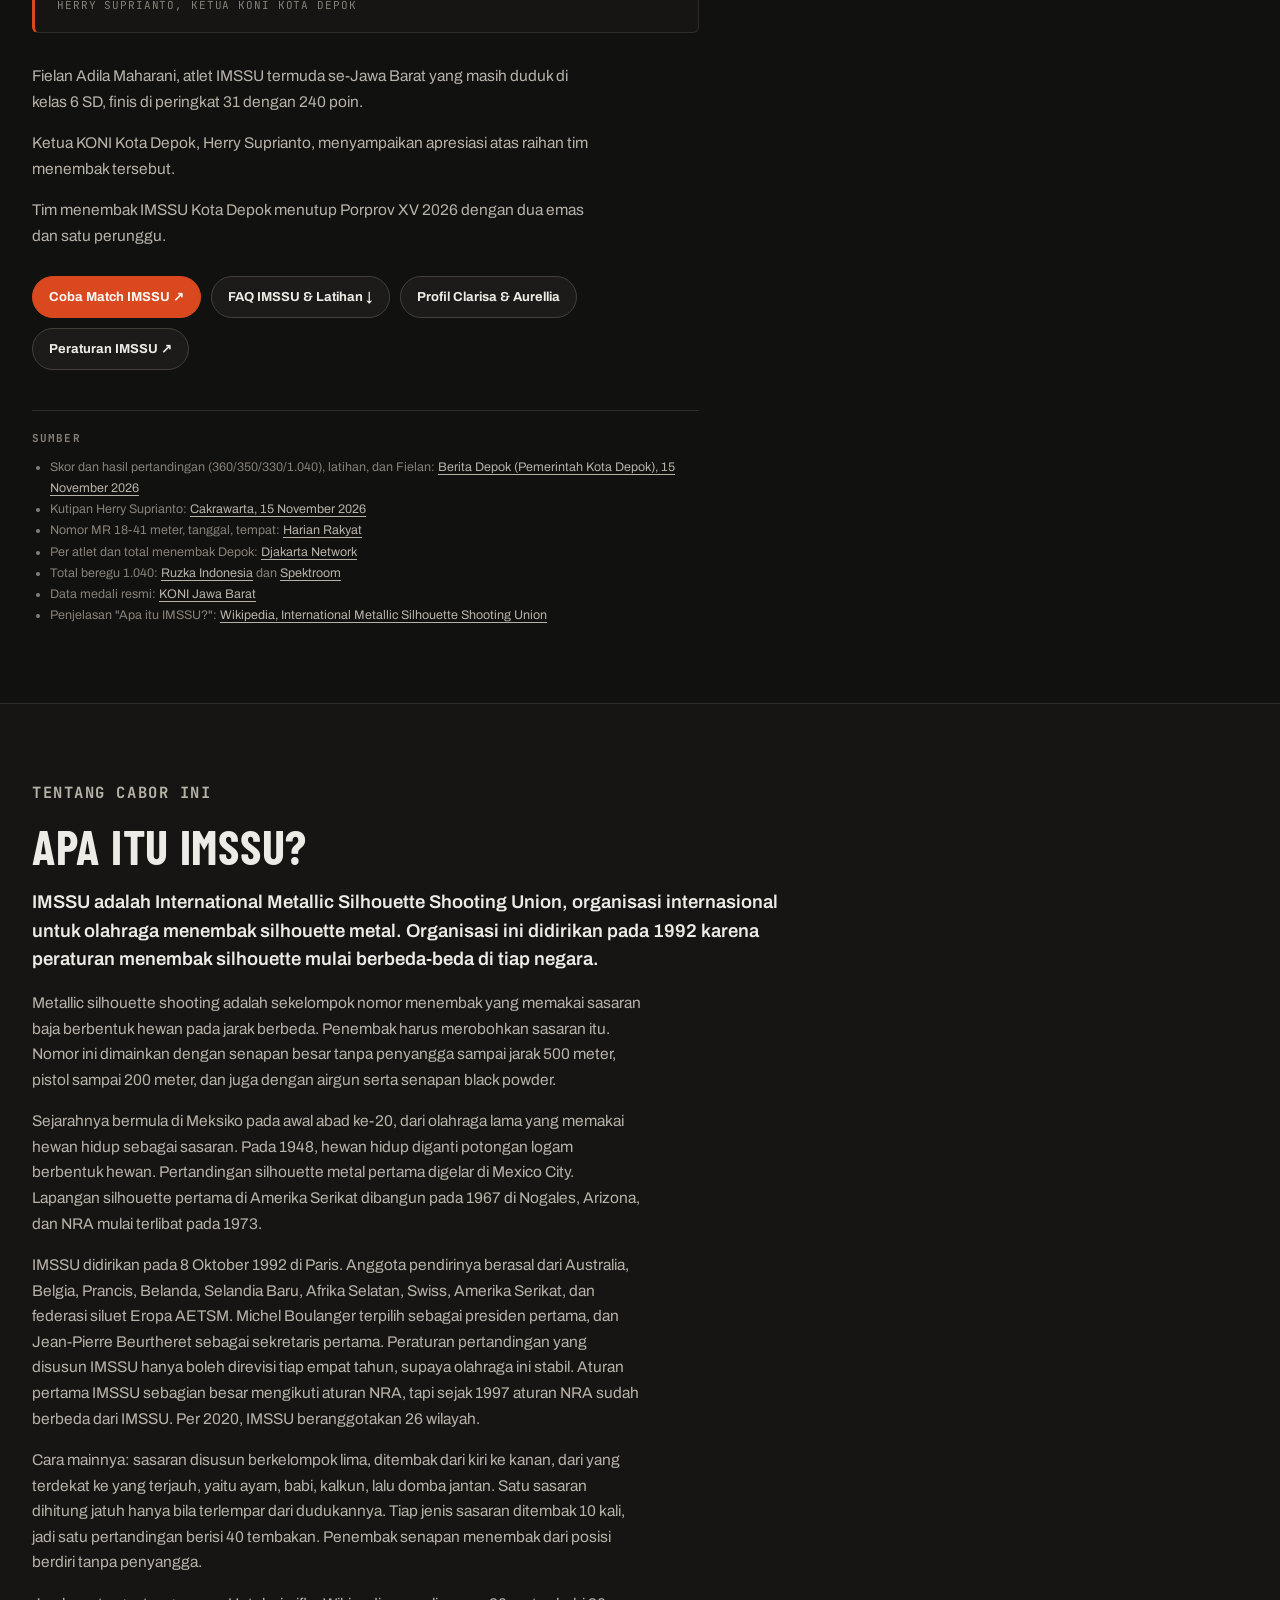
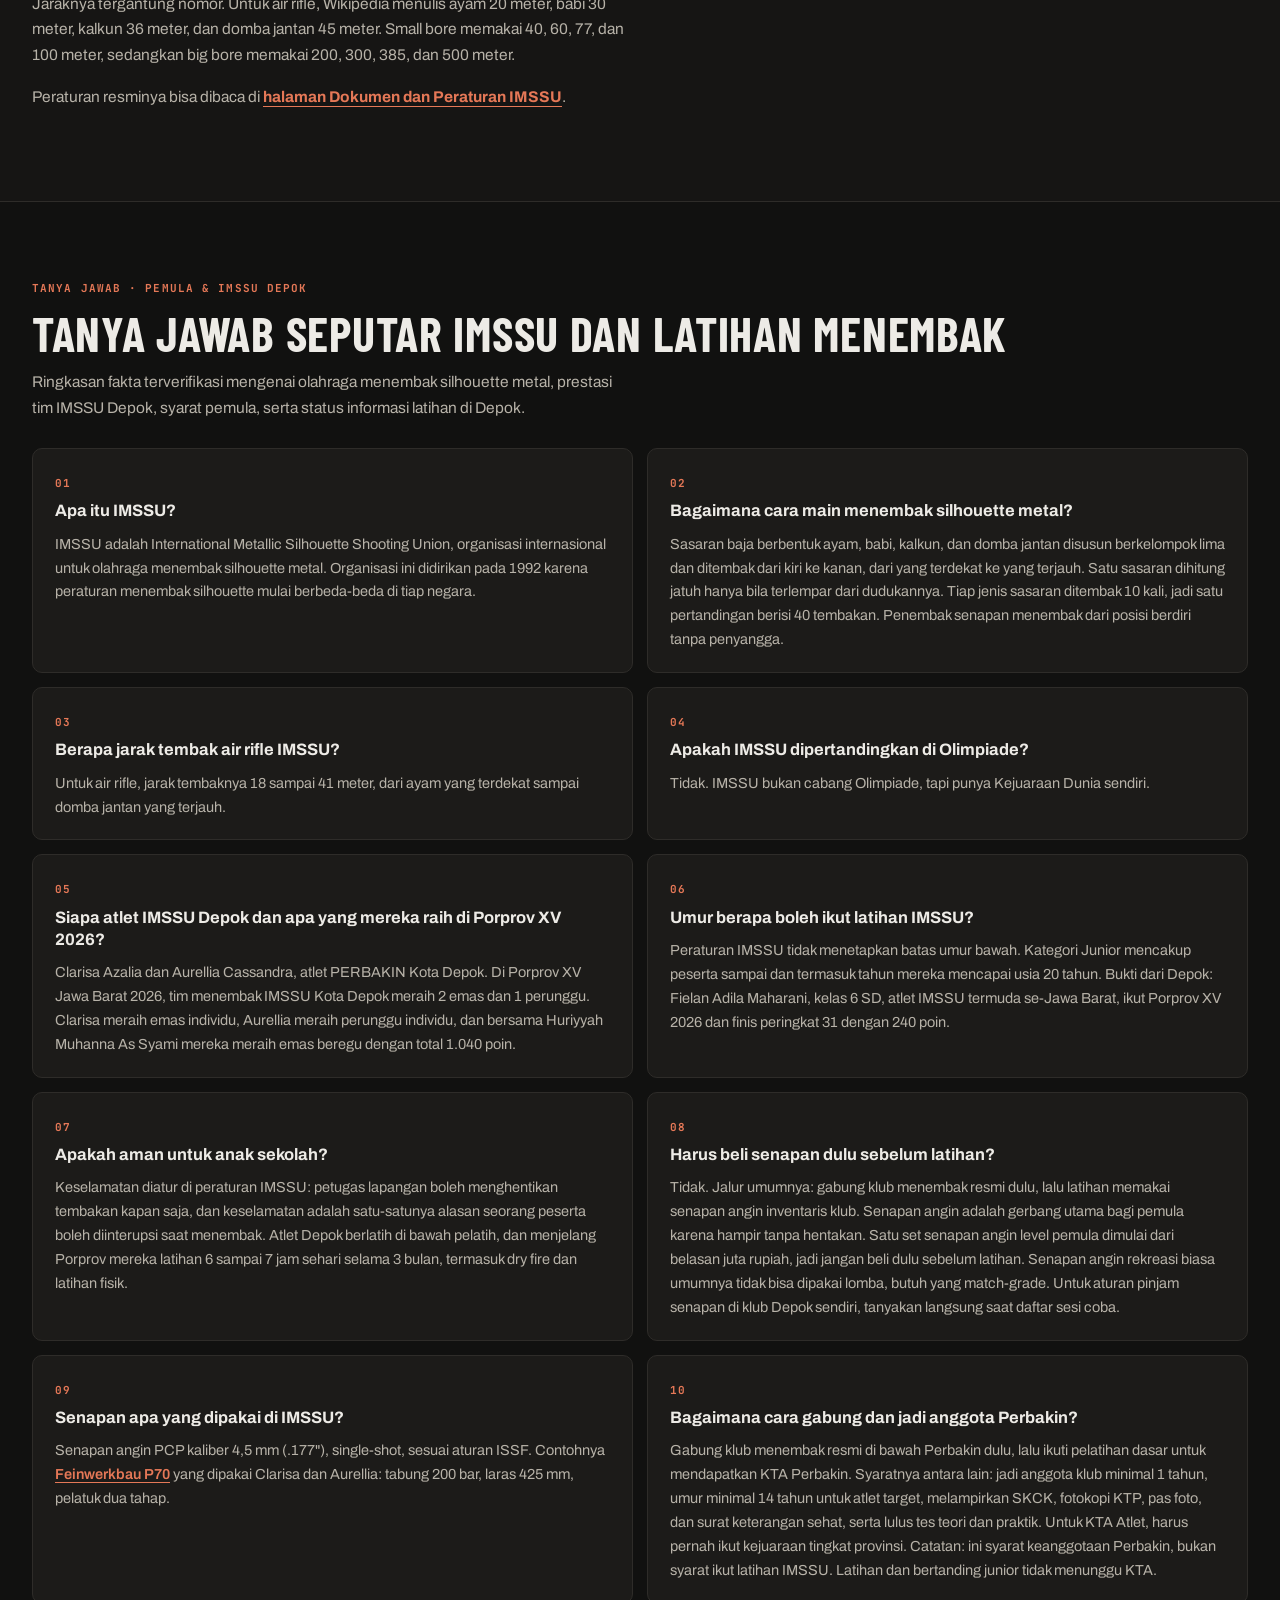
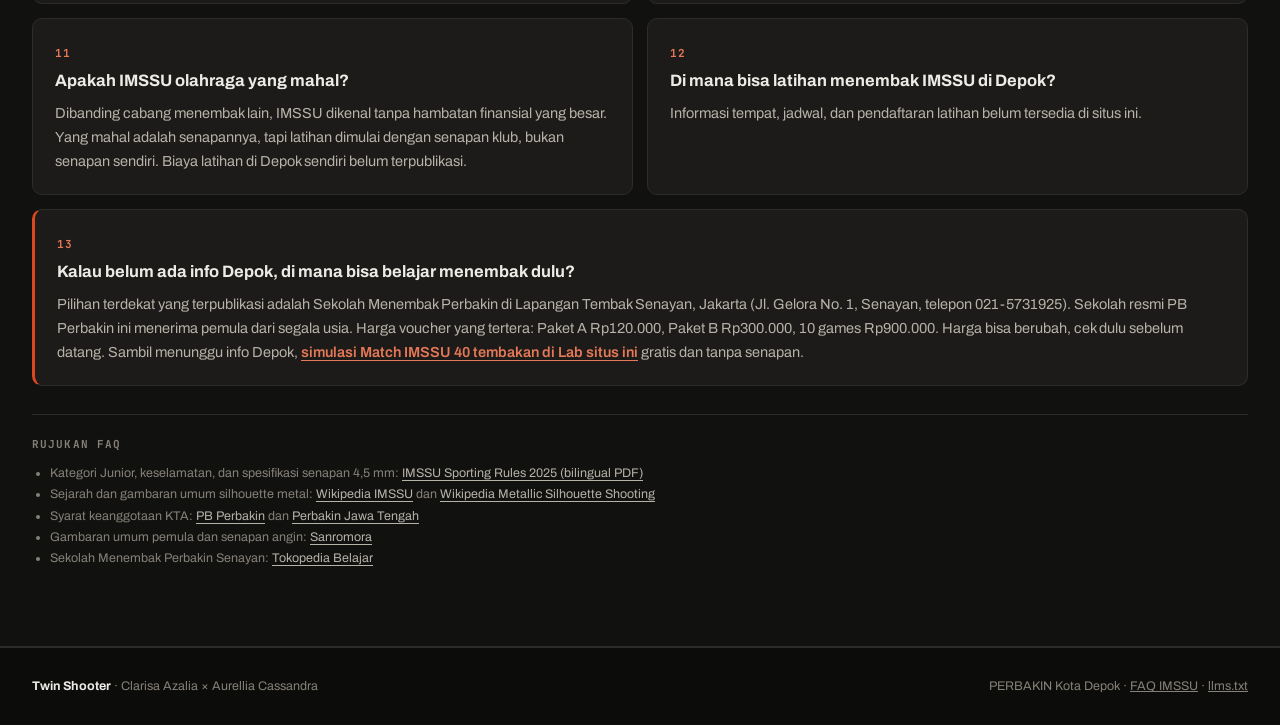
<file: porprov-2026.html>
<!doctype html>
<html lang="id">
<head>
  <meta charset="utf-8" />
  <meta name="viewport" content="width=device-width,initial-scale=1,viewport-fit=cover" />
  <meta name="theme-color" content="#111110" />
  <meta name="description" content="Tim menembak IMSSU Kota Depok raih 2 emas 1 perunggu di Porprov XV Jawa Barat 2026. Dilengkapi penjelasan IMSSU dan 13 tanya jawab seputar latihan menembak di Depok." />
  <title>IMSSU Depok Raih 2 Emas 1 Perunggu di Porprov XV 2026 | Twin Shooter</title>
  <meta name="robots" content="index,follow,max-image-preview:large" />
  <link rel="canonical" href="https://twinshooter.vercel.app/porprov-2026" />
  <link rel="alternate" type="text/plain" href="https://twinshooter.vercel.app/llms.txt" title="Twin Shooter LLMs.txt" />
  <link rel="alternate" type="text/markdown" href="https://twinshooter.vercel.app/llms-full.txt" title="Twin Shooter Full Markdown Context" />
  <link rel="icon" type="image/webp" href="/assets/brand-logo.webp" />
  <meta property="og:type" content="article" />
  <meta property="og:locale" content="id_ID" />
  <meta property="og:site_name" content="Twin Shooter" />
  <meta property="og:title" content="IMSSU Depok Raih 2 Emas 1 Perunggu di Porprov XV 2026" />
  <meta property="og:description" content="Tim menembak IMSSU Kota Depok raih 2 emas 1 perunggu di Porprov XV Jawa Barat 2026. Clarisa Azalia &amp; Aurellia Cassandra, beserta FAQ latihan IMSSU." />
  <meta property="og:url" content="https://twinshooter.vercel.app/porprov-2026" />
  <meta property="og:image" content="https://twinshooter.vercel.app/assets/porprov-xv-jawa-barat-2026-menembak-imssu-depok.jpg" />
  <meta property="og:image:width" content="1280" />
  <meta property="og:image:height" content="2048" />
  <meta property="og:image:alt" content="Tim menembak IMSSU Kota Depok raih 2 emas 1 perunggu Porprov XV Jawa Barat 2026, Clarisa Azalia dan Aurellia Cassandra" />
  <meta property="article:published_time" content="2026-11-19T00:00:00+07:00" />
  <meta property="article:modified_time" content="2026-11-23T00:00:00+07:00" />
  <meta name="twitter:card" content="summary_large_image" />
  <meta name="twitter:title" content="IMSSU Depok Raih 2 Emas 1 Perunggu di Porprov XV 2026" />
  <meta name="twitter:description" content="Tim menembak IMSSU Kota Depok raih 2 emas 1 perunggu di Porprov XV Jawa Barat 2026, lengkap dengan FAQ IMSSU dan panduan latihan pemula." />
  <meta name="twitter:image" content="https://twinshooter.vercel.app/assets/porprov-xv-jawa-barat-2026-menembak-imssu-depok.jpg" />
  <meta name="twitter:image:alt" content="Tim menembak IMSSU Kota Depok raih 2 emas 1 perunggu Porprov XV Jawa Barat 2026, Clarisa Azalia dan Aurellia Cassandra" />
  <script type="application/ld+json">{"@context":"https://schema.org","@graph":[{"@type":"Article","@id":"https://twinshooter.vercel.app/porprov-2026#article","url":"https://twinshooter.vercel.app/porprov-2026","headline":"IMSSU Depok Raih 2 Emas 1 Perunggu di Porprov XV 2026","description":"Tim menembak IMSSU Kota Depok meraih 2 emas dan 1 perunggu pada nomor IMSSU Multi Range 18-41 meter di Porprov XV Jawa Barat 2026.","image":"https://twinshooter.vercel.app/assets/porprov-xv-jawa-barat-2026-menembak-imssu-depok.jpg","author":{"@type":"Organization","@id":"https://twinshooter.vercel.app/#organization","name":"Twin Shooter"},"publisher":{"@type":"Organization","@id":"https://twinshooter.vercel.app/#organization","name":"Twin Shooter","logo":{"@type":"ImageObject","url":"https://twinshooter.vercel.app/assets/brand-logo.webp"}},"inLanguage":"id-ID","datePublished":"2026-11-19","dateModified":"2026-11-23","mainEntityOfPage":{"@type":"WebPage","@id":"https://twinshooter.vercel.app/porprov-2026"},"about":[{"@id":"https://twinshooter.vercel.app/#clarisa"},{"@id":"https://twinshooter.vercel.app/#aurellia"}],"isPartOf":{"@id":"https://twinshooter.vercel.app/#website"}},{"@type":"FAQPage","@id":"https://twinshooter.vercel.app/porprov-2026#faq","url":"https://twinshooter.vercel.app/porprov-2026#faq","inLanguage":"id-ID","isPartOf":{"@id":"https://twinshooter.vercel.app/#website"},"mainEntity":[{"@type":"Question","name":"Apa itu IMSSU?","acceptedAnswer":{"@type":"Answer","text":"IMSSU adalah International Metallic Silhouette Shooting Union, organisasi internasional untuk olahraga menembak silhouette metal. Organisasi ini didirikan pada 1992 karena peraturan menembak silhouette mulai berbeda-beda di tiap negara."}},{"@type":"Question","name":"Bagaimana cara main menembak silhouette metal?","acceptedAnswer":{"@type":"Answer","text":"Sasaran baja berbentuk ayam, babi, kalkun, dan domba jantan disusun berkelompok lima dan ditembak dari kiri ke kanan, dari yang terdekat ke yang terjauh. Satu sasaran dihitung jatuh hanya bila terlempar dari dudukannya. Tiap jenis sasaran ditembak 10 kali, jadi satu pertandingan berisi 40 tembakan. Penembak senapan menembak dari posisi berdiri tanpa penyangga."}},{"@type":"Question","name":"Berapa jarak tembak air rifle IMSSU?","acceptedAnswer":{"@type":"Answer","text":"Untuk air rifle, jarak tembaknya 18 sampai 41 meter, dari ayam yang terdekat sampai domba jantan yang terjauh."}},{"@type":"Question","name":"Apakah IMSSU dipertandingkan di Olimpiade?","acceptedAnswer":{"@type":"Answer","text":"Tidak. IMSSU bukan cabang Olimpiade, tapi punya Kejuaraan Dunia sendiri."}},{"@type":"Question","name":"Siapa atlet IMSSU Depok dan apa yang mereka raih di Porprov XV 2026?","acceptedAnswer":{"@type":"Answer","text":"Clarisa Azalia dan Aurellia Cassandra, atlet PERBAKIN Kota Depok. Di Porprov XV Jawa Barat 2026, tim menembak IMSSU Kota Depok meraih 2 emas dan 1 perunggu. Clarisa meraih emas individu, Aurellia meraih perunggu individu, dan bersama Huriyyah Muhanna As Syami mereka meraih emas beregu dengan total 1.040 poin."}},{"@type":"Question","name":"Umur berapa boleh ikut latihan IMSSU?","acceptedAnswer":{"@type":"Answer","text":"Peraturan IMSSU tidak menetapkan batas umur bawah. Kategori Junior mencakup peserta sampai dan termasuk tahun mereka mencapai usia 20 tahun. Bukti dari Depok: Fielan Adila Maharani, kelas 6 SD, atlet IMSSU termuda se-Jawa Barat, ikut Porprov XV 2026 dan finis peringkat 31 dengan 240 poin."}},{"@type":"Question","name":"Apakah aman untuk anak sekolah?","acceptedAnswer":{"@type":"Answer","text":"Keselamatan diatur di peraturan IMSSU: petugas lapangan boleh menghentikan tembakan kapan saja, dan keselamatan adalah satu-satunya alasan seorang peserta boleh diinterupsi saat menembak. Atlet Depok berlatih di bawah pelatih, dan menjelang Porprov mereka latihan 6 sampai 7 jam sehari selama 3 bulan, termasuk dry fire dan latihan fisik."}},{"@type":"Question","name":"Harus beli senapan dulu sebelum latihan?","acceptedAnswer":{"@type":"Answer","text":"Tidak. Jalur umumnya: gabung klub menembak resmi dulu, lalu latihan memakai senapan angin inventaris klub. Senapan angin adalah gerbang utama bagi pemula karena hampir tanpa hentakan. Satu set senapan angin level pemula dimulai dari belasan juta rupiah, jadi jangan beli dulu sebelum latihan. Senapan angin rekreasi biasa umumnya tidak bisa dipakai lomba, butuh yang match-grade. Untuk aturan pinjam senapan di klub Depok sendiri, tanyakan langsung saat daftar sesi coba."}},{"@type":"Question","name":"Senapan apa yang dipakai di IMSSU?","acceptedAnswer":{"@type":"Answer","text":"Senapan angin PCP kaliber 4,5 mm (.177\"), single-shot, sesuai aturan ISSF. Contohnya Feinwerkbau P70 yang dipakai Clarisa dan Aurellia: tabung 200 bar, laras 425 mm, pelatuk dua tahap."}},{"@type":"Question","name":"Bagaimana cara gabung dan jadi anggota Perbakin?","acceptedAnswer":{"@type":"Answer","text":"Gabung klub menembak resmi di bawah Perbakin dulu, lalu ikuti pelatihan dasar untuk mendapatkan KTA Perbakin. Syaratnya antara lain: jadi anggota klub minimal 1 tahun, umur minimal 14 tahun untuk atlet target, melampirkan SKCK, fotokopi KTP, pas foto, dan surat keterangan sehat, serta lulus tes teori dan praktik. Untuk KTA Atlet, harus pernah ikut kejuaraan tingkat provinsi. Catatan: ini syarat keanggotaan Perbakin, bukan syarat ikut latihan IMSSU. Latihan dan bertanding junior tidak menunggu KTA."}},{"@type":"Question","name":"Apakah IMSSU olahraga yang mahal?","acceptedAnswer":{"@type":"Answer","text":"Dibanding cabang menembak lain, IMSSU dikenal tanpa hambatan finansial yang besar. Yang mahal adalah senapannya, tapi latihan dimulai dengan senapan klub, bukan senapan sendiri. Biaya latihan di Depok sendiri belum terpublikasi."}},{"@type":"Question","name":"Di mana bisa latihan menembak IMSSU di Depok?","acceptedAnswer":{"@type":"Answer","text":"Informasi tempat, jadwal, dan pendaftaran latihan belum tersedia di situs ini."}},{"@type":"Question","name":"Kalau belum ada info Depok, di mana bisa belajar menembak dulu?","acceptedAnswer":{"@type":"Answer","text":"Pilihan terdekat yang terpublikasi adalah Sekolah Menembak Perbakin di Lapangan Tembak Senayan, Jakarta (Jl. Gelora No. 1, Senayan, telepon 021-5731925). Sekolah resmi PB Perbakin ini menerima pemula dari segala usia. Harga voucher yang tertera: Paket A Rp120.000, Paket B Rp300.000, 10 games Rp900.000. Harga bisa berubah, cek dulu sebelum datang. Sambil menunggu info Depok, simulasi Match IMSSU 40 tembakan di Lab situs ini gratis dan tanpa senapan."}}]},{"@type":"BreadcrumbList","@id":"https://twinshooter.vercel.app/porprov-2026#breadcrumb","itemListElement":[{"@type":"ListItem","position":1,"name":"Beranda","item":"https://twinshooter.vercel.app/"},{"@type":"ListItem","position":2,"name":"Porprov XV 2026","item":"https://twinshooter.vercel.app/porprov-2026"}]}]}</script>
  <link rel="preconnect" href="https://fonts.googleapis.com" />
  <link rel="preconnect" href="https://fonts.gstatic.com" crossorigin />
  <link href="https://fonts.googleapis.com/css2?family=Archivo:wght@400;500;600;700;800&family=Barlow+Condensed:wght@600;700;800&family=JetBrains+Mono:wght@400;600;700&display=swap" rel="stylesheet" />
  <link rel="stylesheet" href="/site.css" />
  <link rel="stylesheet" href="/porprov-editorial.css" />
  <link rel="stylesheet" href="/site-chrome.css" />
</head>
<body>
  <a class="skip-link" href="#main-content">Lewati navigasi</a>
  <header class="site-header">
    <div class="wrap header-inner">
      <a class="brand" href="/">
        <span class="brand-emblem" aria-hidden="true"><img src="/assets/brand-logo.webp" alt="" width="36" height="36" /></span>
        <span>
          <strong class="brand-name">Twin Shooter</strong>
          <small class="brand-sub">PERBAKIN Kota Depok</small>
        </span>
      </a>
      <nav class="site-nav" aria-label="Navigasi utama">
        <a href="/#athletes">Profil</a>
        <a href="/#p70-showcase">P 70</a>
        <a href="/#journey">Riwayat</a>
        <a href="/#achievements">Prestasi</a>
        <a href="/porprov-2026" aria-current="page">Porprov 2026</a>
        <a href="/rules">Peraturan</a>
        <a class="nav-lab" href="/lab">Laboratorium ↗</a>
      </nav>
      <button id="menuToggle" type="button" class="menu-toggle" aria-expanded="false" aria-controls="mobileDrawer" aria-label="Buka menu navigasi">
        <span class="menu-bars" aria-hidden="true"><span></span><span></span><span></span></span>
      </button>
    </div>
    <nav id="mobileDrawer" class="mobile-drawer" aria-label="Menu navigasi mobile" hidden>
      <div class="wrap mobile-drawer-inner">
        <a href="/#athletes"><span>01</span>Profil Atlet</a>
        <a href="/#p70-showcase"><span>02</span>Feinwerkbau P 70</a>
        <a href="/#journey"><span>03</span>Riwayat 2020–2023</a>
        <a href="/#achievements"><span>04</span>25 Prestasi</a>
        <a href="/porprov-2026"><span>05</span>Porprov 2026 ↗</a>
        <a href="/rules"><span>06</span>Peraturan IMSSU ↗</a>
        <a class="drawer-cta" href="/lab">Buka Laboratorium Interaktif ↗</a>
      </div>
    </nav>
  </header>

  <main id="main-content">
    <section class="porprov-band" aria-labelledby="porprov-title">
      <div class="wrap">
      <div class="porprov">
        <div class="article">
          <div class="heading"><p class="kicker">CABOR MENEMBAK · KOTA DEPOK</p><h1 id="porprov-title">IMSSU Depok raih 2 emas 1 perunggu di Porprov XV 2026</h1></div>
          <p class="byline">Twin Shooter · <time datetime="2026-11-19">19 November 2026</time> · Diperbarui <time datetime="2026-11-23">23 November 2026</time></p>
          <p class="porprov-lede">Tim menembak IMSSU Kota Depok pulang dari Porprov XV Jawa Barat 2026 dengan dua medali emas dan satu perunggu dari cabor menembak outdoor.</p>
          <div class="stat-strip" aria-label="Perolehan medali tim menembak IMSSU Kota Depok">
            <div><b>2 emas</b><span>Emas IMSSU</span></div>
            <div><b>1 perunggu</b><span>Perunggu IMSSU</span></div>
            <div><b>1.040 poin</b><span>Poin beregu</span></div>
          </div>
          <p class="dropcap">Clarisa Azalia dan Aurellia Cassandra, yang dikenal dengan julukan The Twins Shooter, menembak untuk PERBAKIN Kota Depok, dengan dukungan KONI Depok dan Disporyata Kota Depok. Keduanya berlatih sejak Oktober 2020.</p>
          <p>Clarisa pulang dengan dua emas: emas individu dan emas beregu. Aurellia membawa satu emas beregu dan satu perunggu individu.</p>
          <h2>Perjalanan ke Porprov</h2>
          <p>Tiga bulan sebelum Porprov, porsi latihan mereka naik ke enam sampai tujuh jam sehari, dengan dry fire dan latihan fisik, di bawah pelatih Anang.</p>
          <p>Latihan itu menjaga fokus mereka di tengah cuaca ekstrem.</p>
          <h2>Hari pertandingan</h2>
          <p>Pertandingan digelar Sabtu, 14 November 2026, di Lapangan Tembak Divisi 1 Kostrad, Cilodong, pada nomor IMSSU Multi Range (MR) jarak 18–41 meter.</p>
          <p>Clarisa meraih emas individu dengan 360 poin, Aurellia meraih perunggu individu dengan 350 poin. Bersama Huriyyah Muhanna As Syami (330 poin), ketiganya meraih emas beregu dengan total 1.040 poin.</p>
          <figure class="pull-stat">
            <strong>1.040</strong>
            <figcaption>poin beregu Clarisa, Aurellia, dan Huriyyah.</figcaption>
          </figure>
          <blockquote class="pull-quote">
            <p>"Capaian ini merupakan prestasi membanggakan sekaligus bukti bahwa pembinaan olahraga di Kota Depok mampu melahirkan atlet-atlet potensial yang dapat bersaing di tingkat provinsi."</p>
            <footer>Herry Suprianto, Ketua KONI Kota Depok</footer>
          </blockquote>
          <p>Fielan Adila Maharani, atlet IMSSU termuda se-Jawa Barat yang masih duduk di kelas 6 SD, finis di peringkat 31 dengan 240 poin.</p>
          <p>Ketua KONI Kota Depok, Herry Suprianto, menyampaikan apresiasi atas raihan tim menembak tersebut.</p>
          <p>Tim menembak IMSSU Kota Depok menutup Porprov XV 2026 dengan dua emas dan satu perunggu.</p>
          <div class="article-links"><a class="is-primary" href="/lab#sec-match">Coba Match IMSSU ↗</a><a href="#faq">FAQ IMSSU &amp; Latihan ↓</a><a href="/#athletes">Profil Clarisa &amp; Aurellia</a><a href="/rules">Peraturan IMSSU ↗</a></div>
          <footer class="article-sources">
            <h2>Sumber</h2>
            <ul>
              <li>Skor dan hasil pertandingan (360/350/330/1.040), latihan, dan Fielan: <a href="https://www.instagram.com/p/Dfw1GXcDwgO/">Berita Depok (Pemerintah Kota Depok), 15 November 2026</a></li>
              <li>Kutipan Herry Suprianto: <a href="https://www.cakrawarta.com/the-twins-shooter-bersinar-di-porprov-xv-jabar-2026-atlet-menembak-depok-sabet-emas-dan-perunggu.html">Cakrawarta, 15 November 2026</a></li>
              <li>Nomor MR 18-41 meter, tanggal, tempat: <a href="https://harianrakyat.com/olahraga/read/11004/Aurellia-Cassandra-dan-Clarisa-Azalia-Raih-Emas-di-Porprov-XV-Jabar-2026">Harian Rakyat</a></li>
              <li>Per atlet dan total menembak Depok: <a href="https://djakartanetwork.com/2026/11/15/clarisa-dan-aurellia-sumbang-emas-beregu-depok-catat-prestasi-di-cabor-menembak/">Djakarta Network</a></li>
              <li>Total beregu 1.040: <a href="https://ruzkaindonesia.id/porprov-jabar-2026-menembak-sumbang-dua-emas-untuk-depok/">Ruzka Indonesia</a> dan <a href="https://spektroom.co.id/cabor-menembak-kontingen-depok-dulang-dua-emas-dan-satu-perunggu-di-ajang-porprov-xv-jabar-2026/">Spektroom</a></li>
              <li>Data medali resmi: <a href="https://porprov.konijabar.or.id/kontingen/kota-depok">KONI Jawa Barat</a></li>
              <li>Penjelasan "Apa itu IMSSU?": <a href="https://en.wikipedia.org/wiki/International_Metallic_Silhouette_Shooting_Union">Wikipedia, International Metallic Silhouette Shooting Union</a></li>
            </ul>
          </footer>
        </div>
        <figure class="porprov-poster">
          <img src="/assets/porprov-xv-jawa-barat-2026-menembak-imssu-depok.jpg" width="632" height="1000" fetchpriority="high" decoding="async" alt="Tim menembak IMSSU Kota Depok raih 2 emas 1 perunggu Porprov XV Jawa Barat 2026, Clarisa Azalia dan Aurellia Cassandra">
          <figcaption>Poster Porprov XV Jawa Barat 2026, tim menembak IMSSU Kota Depok: 2 emas 1 perunggu.</figcaption>
        </figure>
      </div>
      </div>
    </section>

    <section class="imssu-band" aria-labelledby="apa-itu-imssu">
      <div class="wrap">
      <div class="heading"><p class="kicker">Tentang cabor ini</p><h2 id="apa-itu-imssu">Apa itu IMSSU?</h2></div>
      <p class="lede">IMSSU adalah International Metallic Silhouette Shooting Union, organisasi internasional untuk olahraga menembak silhouette metal. Organisasi ini didirikan pada 1992 karena peraturan menembak silhouette mulai berbeda-beda di tiap negara.</p>
      <p>Metallic silhouette shooting adalah sekelompok nomor menembak yang memakai sasaran baja berbentuk hewan pada jarak berbeda. Penembak harus merobohkan sasaran itu. Nomor ini dimainkan dengan senapan besar tanpa penyangga sampai jarak 500 meter, pistol sampai 200 meter, dan juga dengan airgun serta senapan black powder.</p>
      <p>Sejarahnya bermula di Meksiko pada awal abad ke-20, dari olahraga lama yang memakai hewan hidup sebagai sasaran. Pada 1948, hewan hidup diganti potongan logam berbentuk hewan. Pertandingan silhouette metal pertama digelar di Mexico City. Lapangan silhouette pertama di Amerika Serikat dibangun pada 1967 di Nogales, Arizona, dan NRA mulai terlibat pada 1973.</p>
      <p>IMSSU didirikan pada 8 Oktober 1992 di Paris. Anggota pendirinya berasal dari Australia, Belgia, Prancis, Belanda, Selandia Baru, Afrika Selatan, Swiss, Amerika Serikat, dan federasi siluet Eropa AETSM. Michel Boulanger terpilih sebagai presiden pertama, dan Jean-Pierre Beurtheret sebagai sekretaris pertama. Peraturan pertandingan yang disusun IMSSU hanya boleh direvisi tiap empat tahun, supaya olahraga ini stabil. Aturan pertama IMSSU sebagian besar mengikuti aturan NRA, tapi sejak 1997 aturan NRA sudah berbeda dari IMSSU. Per 2020, IMSSU beranggotakan 26 wilayah.</p>
      <p>Cara mainnya: sasaran disusun berkelompok lima, ditembak dari kiri ke kanan, dari yang terdekat ke yang terjauh, yaitu ayam, babi, kalkun, lalu domba jantan. Satu sasaran dihitung jatuh hanya bila terlempar dari dudukannya. Tiap jenis sasaran ditembak 10 kali, jadi satu pertandingan berisi 40 tembakan. Penembak senapan menembak dari posisi berdiri tanpa penyangga.</p>
      <p>Jaraknya tergantung nomor. Untuk air rifle, Wikipedia menulis ayam 20 meter, babi 30 meter, kalkun 36 meter, dan domba jantan 45 meter. Small bore memakai 40, 60, 77, dan 100 meter, sedangkan big bore memakai 200, 300, 385, dan 500 meter.</p>
      <p>Peraturan resminya bisa dibaca di <a href="/rules">halaman Dokumen dan Peraturan IMSSU</a>.</p>
      </div>
    </section>

    <section id="faq" class="faq-band" aria-labelledby="faq-title">
      <div class="wrap">
        <div class="heading">
          <p class="kicker">Tanya Jawab · Pemula &amp; IMSSU Depok</p>
          <h2 id="faq-title">Tanya jawab seputar IMSSU dan latihan menembak</h2>
          <p class="faq-intro">Ringkasan fakta terverifikasi mengenai olahraga menembak silhouette metal, prestasi tim IMSSU Depok, syarat pemula, serta status informasi latihan di Depok.</p>
        </div>

        <div class="faq-grid">
          <article class="faq-item">
            <span class="faq-num" aria-hidden="true">01</span>
            <h3>Apa itu IMSSU?</h3>
            <p>IMSSU adalah International Metallic Silhouette Shooting Union, organisasi internasional untuk olahraga menembak silhouette metal. Organisasi ini didirikan pada 1992 karena peraturan menembak silhouette mulai berbeda-beda di tiap negara.</p>
          </article>

          <article class="faq-item">
            <span class="faq-num" aria-hidden="true">02</span>
            <h3>Bagaimana cara main menembak silhouette metal?</h3>
            <p>Sasaran baja berbentuk ayam, babi, kalkun, dan domba jantan disusun berkelompok lima dan ditembak dari kiri ke kanan, dari yang terdekat ke yang terjauh. Satu sasaran dihitung jatuh hanya bila terlempar dari dudukannya. Tiap jenis sasaran ditembak 10 kali, jadi satu pertandingan berisi 40 tembakan. Penembak senapan menembak dari posisi berdiri tanpa penyangga.</p>
          </article>

          <article class="faq-item">
            <span class="faq-num" aria-hidden="true">03</span>
            <h3>Berapa jarak tembak air rifle IMSSU?</h3>
            <p>Untuk air rifle, jarak tembaknya 18 sampai 41 meter, dari ayam yang terdekat sampai domba jantan yang terjauh.</p>
          </article>

          <article class="faq-item">
            <span class="faq-num" aria-hidden="true">04</span>
            <h3>Apakah IMSSU dipertandingkan di Olimpiade?</h3>
            <p>Tidak. IMSSU bukan cabang Olimpiade, tapi punya Kejuaraan Dunia sendiri.</p>
          </article>

          <article class="faq-item">
            <span class="faq-num" aria-hidden="true">05</span>
            <h3>Siapa atlet IMSSU Depok dan apa yang mereka raih di Porprov XV 2026?</h3>
            <p>Clarisa Azalia dan Aurellia Cassandra, atlet PERBAKIN Kota Depok. Di Porprov XV Jawa Barat 2026, tim menembak IMSSU Kota Depok meraih 2 emas dan 1 perunggu. Clarisa meraih emas individu, Aurellia meraih perunggu individu, dan bersama Huriyyah Muhanna As Syami mereka meraih emas beregu dengan total 1.040 poin.</p>
          </article>

          <article class="faq-item">
            <span class="faq-num" aria-hidden="true">06</span>
            <h3>Umur berapa boleh ikut latihan IMSSU?</h3>
            <p>Peraturan IMSSU tidak menetapkan batas umur bawah. Kategori Junior mencakup peserta sampai dan termasuk tahun mereka mencapai usia 20 tahun. Bukti dari Depok: Fielan Adila Maharani, kelas 6 SD, atlet IMSSU termuda se-Jawa Barat, ikut Porprov XV 2026 dan finis peringkat 31 dengan 240 poin.</p>
          </article>

          <article class="faq-item">
            <span class="faq-num" aria-hidden="true">07</span>
            <h3>Apakah aman untuk anak sekolah?</h3>
            <p>Keselamatan diatur di peraturan IMSSU: petugas lapangan boleh menghentikan tembakan kapan saja, dan keselamatan adalah satu-satunya alasan seorang peserta boleh diinterupsi saat menembak. Atlet Depok berlatih di bawah pelatih, dan menjelang Porprov mereka latihan 6 sampai 7 jam sehari selama 3 bulan, termasuk dry fire dan latihan fisik.</p>
          </article>

          <article class="faq-item">
            <span class="faq-num" aria-hidden="true">08</span>
            <h3>Harus beli senapan dulu sebelum latihan?</h3>
            <p>Tidak. Jalur umumnya: gabung klub menembak resmi dulu, lalu latihan memakai senapan angin inventaris klub. Senapan angin adalah gerbang utama bagi pemula karena hampir tanpa hentakan. Satu set senapan angin level pemula dimulai dari belasan juta rupiah, jadi jangan beli dulu sebelum latihan. Senapan angin rekreasi biasa umumnya tidak bisa dipakai lomba, butuh yang match-grade. Untuk aturan pinjam senapan di klub Depok sendiri, tanyakan langsung saat daftar sesi coba.</p>
          </article>

          <article class="faq-item">
            <span class="faq-num" aria-hidden="true">09</span>
            <h3>Senapan apa yang dipakai di IMSSU?</h3>
            <p>Senapan angin PCP kaliber 4,5 mm (.177"), single-shot, sesuai aturan ISSF. Contohnya <a href="/#p70-showcase">Feinwerkbau P70</a> yang dipakai Clarisa dan Aurellia: tabung 200 bar, laras 425 mm, pelatuk dua tahap.</p>
          </article>

          <article class="faq-item">
            <span class="faq-num" aria-hidden="true">10</span>
            <h3>Bagaimana cara gabung dan jadi anggota Perbakin?</h3>
            <p>Gabung klub menembak resmi di bawah Perbakin dulu, lalu ikuti pelatihan dasar untuk mendapatkan KTA Perbakin. Syaratnya antara lain: jadi anggota klub minimal 1 tahun, umur minimal 14 tahun untuk atlet target, melampirkan SKCK, fotokopi KTP, pas foto, dan surat keterangan sehat, serta lulus tes teori dan praktik. Untuk KTA Atlet, harus pernah ikut kejuaraan tingkat provinsi. Catatan: ini syarat keanggotaan Perbakin, bukan syarat ikut latihan IMSSU. Latihan dan bertanding junior tidak menunggu KTA.</p>
          </article>

          <article class="faq-item">
            <span class="faq-num" aria-hidden="true">11</span>
            <h3>Apakah IMSSU olahraga yang mahal?</h3>
            <p>Dibanding cabang menembak lain, IMSSU dikenal tanpa hambatan finansial yang besar. Yang mahal adalah senapannya, tapi latihan dimulai dengan senapan klub, bukan senapan sendiri. Biaya latihan di Depok sendiri belum terpublikasi.</p>
          </article>

          <article class="faq-item">
            <span class="faq-num" aria-hidden="true">12</span>
            <h3>Di mana bisa latihan menembak IMSSU di Depok?</h3>
            <p>Informasi tempat, jadwal, dan pendaftaran latihan belum tersedia di situs ini.</p>
          </article>

          <article class="faq-item is-wide">
            <span class="faq-num" aria-hidden="true">13</span>
            <h3>Kalau belum ada info Depok, di mana bisa belajar menembak dulu?</h3>
            <p>Pilihan terdekat yang terpublikasi adalah Sekolah Menembak Perbakin di Lapangan Tembak Senayan, Jakarta (Jl. Gelora No. 1, Senayan, telepon 021-5731925). Sekolah resmi PB Perbakin ini menerima pemula dari segala usia. Harga voucher yang tertera: Paket A Rp120.000, Paket B Rp300.000, 10 games Rp900.000. Harga bisa berubah, cek dulu sebelum datang. Sambil menunggu info Depok, <a href="/lab#sec-match">simulasi Match IMSSU 40 tembakan di Lab situs ini</a> gratis dan tanpa senapan.</p>
          </article>
        </div>

        <footer class="faq-sources">
          <h3>Rujukan FAQ</h3>
          <ul>
            <li>Kategori Junior, keselamatan, dan spesifikasi senapan 4,5 mm: <a href="/rules?doc=rules">IMSSU Sporting Rules 2025 (bilingual PDF)</a></li>
            <li>Sejarah dan gambaran umum silhouette metal: <a href="https://en.wikipedia.org/wiki/International_Metallic_Silhouette_Shooting_Union">Wikipedia IMSSU</a> dan <a href="https://en.wikipedia.org/wiki/Metallic_silhouette_shooting">Wikipedia Metallic Silhouette Shooting</a></li>
            <li>Syarat keanggotaan KTA: <a href="https://perbakin.or.id/jago-menembak-ingin-jadi-anggota-perbakin-ini-syaratnya/">PB Perbakin</a> dan <a href="https://perbakinjtg.or.id/informasi/menu/Zm94bnJubkxIMWlWSGNGSEt3MnovUT09">Perbakin Jawa Tengah</a></li>
            <li>Gambaran umum pemula dan senapan angin: <a href="https://sanromora.co.id/blog/peralatan-menembak-panduan-lengkap-senjata/">Sanromora</a></li>
            <li>Sekolah Menembak Perbakin Senayan: <a href="https://www.tokopedia.com/belajar/sekolah-menembak-perbakin">Tokopedia Belajar</a></li>
          </ul>
        </footer>
      </div>
    </section>
  </main>

  <footer class="site-footer">
    <div class="wrap footer-inner">
      <div><strong>Twin Shooter</strong> · Clarisa Azalia × Aurellia Cassandra</div>
      <div>PERBAKIN Kota Depok · <a href="#faq">FAQ IMSSU</a> · <a href="/llms.txt">llms.txt</a></div>
    </div>
  </footer>
  <script defer src="/site-nav.js"></script>
</body>
</html>
</file>
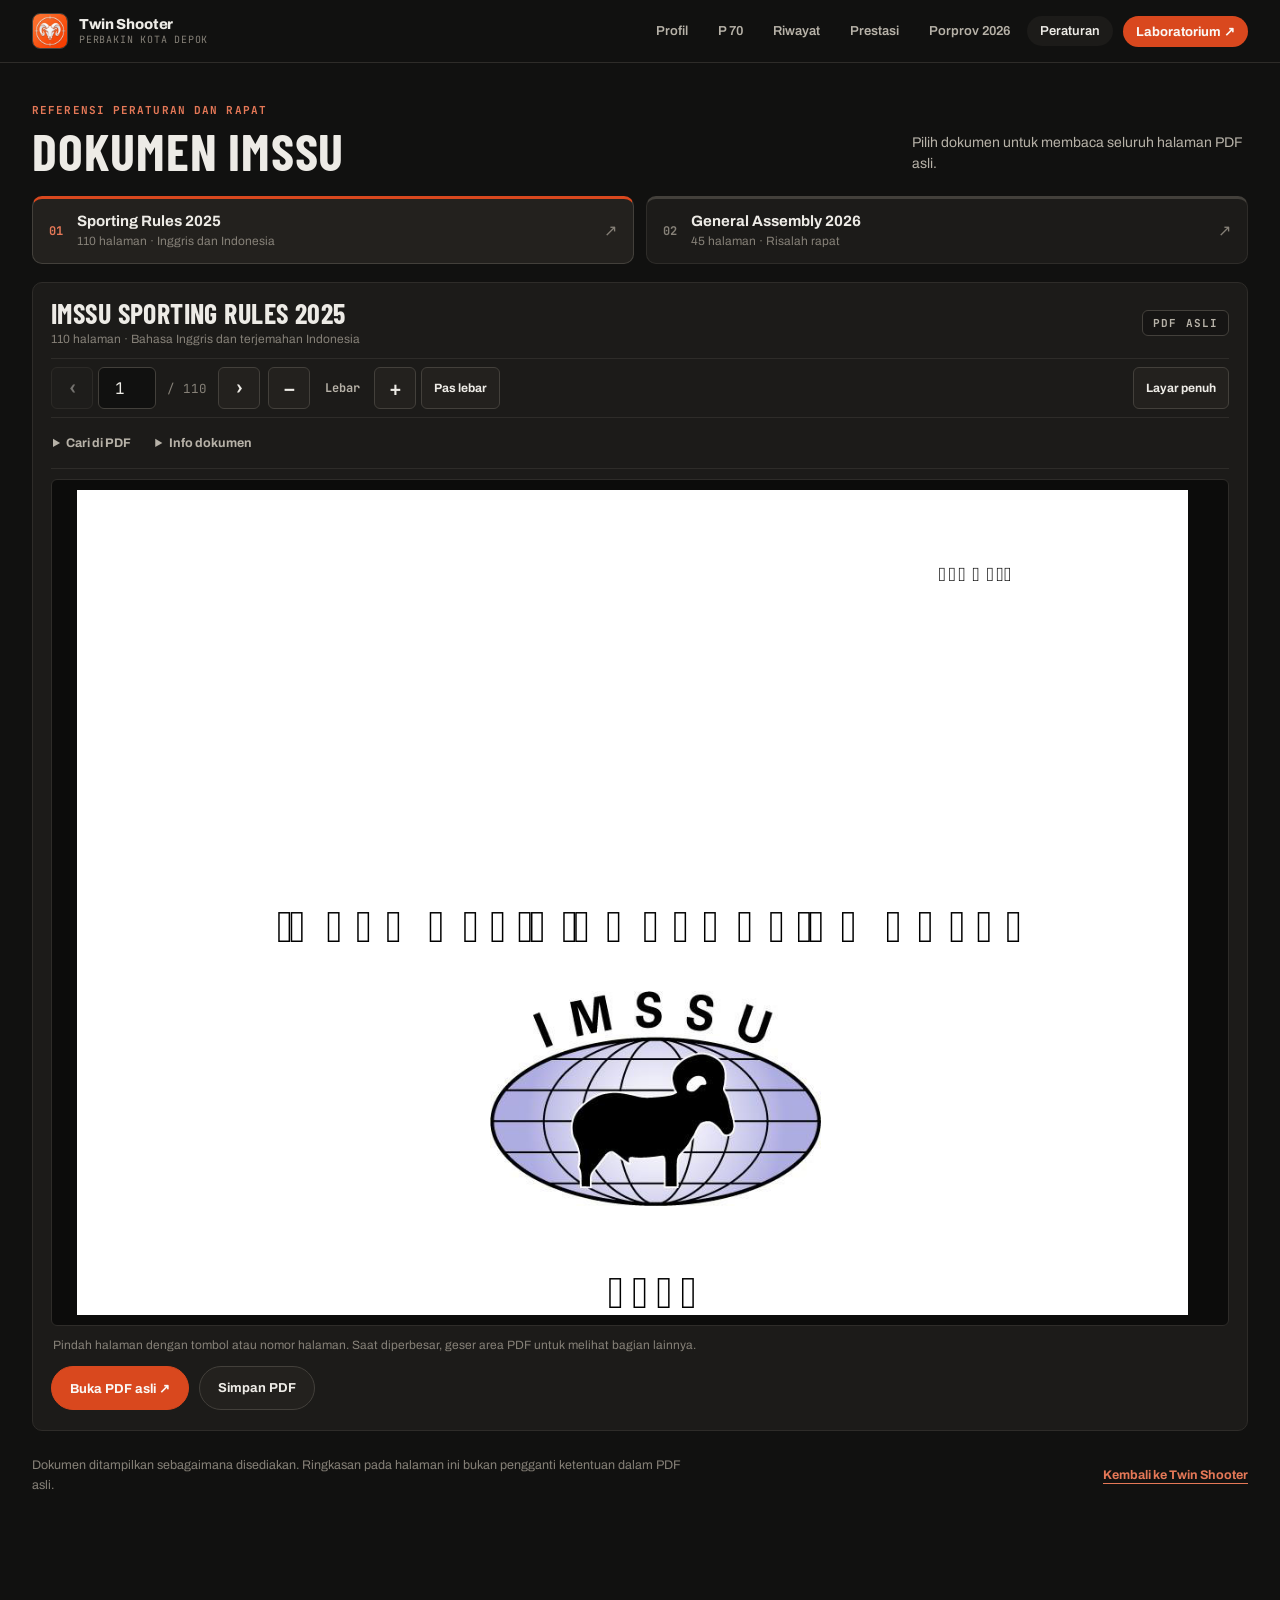
<file: rules.html>
<!doctype html>
<html lang="id">
<head>
  <meta charset="utf-8">
  <meta name="viewport" content="width=device-width, initial-scale=1, viewport-fit=cover">
  <meta name="theme-color" content="#111110">
  <meta name="description" content="Baca seluruh halaman IMSSU Sporting Rules 2025 beserta terjemahan dan risalah General Assembly 2026 langsung di Twin Shooter.">
  <meta name="robots" content="index,follow,max-image-preview:large">
  <link rel="canonical" href="https://twinshooter.vercel.app/rules">
  <link rel="alternate" type="text/plain" href="https://twinshooter.vercel.app/llms.txt" title="Twin Shooter LLMs.txt">
  <link rel="alternate" type="text/markdown" href="https://twinshooter.vercel.app/llms-full.txt" title="Twin Shooter Full Markdown Context">
  <link rel="icon" type="image/webp" href="/assets/brand-logo.webp">
  <title>Dokumen dan Peraturan IMSSU | Twin Shooter</title>
  <meta property="og:type" content="website">
  <meta property="og:locale" content="id_ID">
  <meta property="og:site_name" content="Twin Shooter">
  <meta property="og:title" content="Dokumen dan Peraturan IMSSU | Twin Shooter">
  <meta property="og:description" content="Baca peraturan IMSSU 2025 dan risalah rapat 2026 dalam format dokumen aslinya.">
  <meta property="og:url" content="https://twinshooter.vercel.app/rules">
  <meta property="og:image" content="https://twinshooter.vercel.app/assets/twin-shooter-og.png">
  <meta property="og:image:width" content="1200">
  <meta property="og:image:height" content="630">
  <meta property="og:image:alt" content="Dokumen resmi dan peraturan IMSSU di Twin Shooter">
  <meta name="twitter:card" content="summary_large_image">
  <meta name="twitter:title" content="Dokumen dan Peraturan IMSSU | Twin Shooter">
  <meta name="twitter:description" content="Dua dokumen IMSSU tersedia untuk dibaca langsung di website.">
  <meta name="twitter:image" content="https://twinshooter.vercel.app/assets/twin-shooter-og.png">
  <meta name="twitter:image:alt" content="Dokumen resmi dan peraturan IMSSU di Twin Shooter">
  <script type="application/ld+json">{"@context":"https://schema.org","@graph":[{"@type":"CollectionPage","@id":"https://twinshooter.vercel.app/rules#webpage","url":"https://twinshooter.vercel.app/rules","name":"Dokumen dan Peraturan IMSSU","description":"Baca seluruh halaman IMSSU Sporting Rules 2025 bilingual dan risalah General Assembly 2026 langsung di Twin Shooter.","inLanguage":"id-ID","dateModified":"2026-11-23","isPartOf":{"@id":"https://twinshooter.vercel.app/#website"},"hasPart":[{"@type":"DigitalDocument","name":"IMSSU Sporting Rules 2025 (Bilingual)","url":"https://twinshooter.vercel.app/assets/documents/imssu-sporting-rules-2025-bilingual.pdf","encodingFormat":"application/pdf","numberOfPages":110,"inLanguage":["en","id"]},{"@type":"DigitalDocument","name":"IMSSU Ordinary General Assembly Minutes 2026","url":"https://twinshooter.vercel.app/assets/documents/imssu-oga-minutes-2026.pdf","encodingFormat":"application/pdf","numberOfPages":45,"inLanguage":"en"}]},{"@type":"BreadcrumbList","@id":"https://twinshooter.vercel.app/rules#breadcrumb","itemListElement":[{"@type":"ListItem","position":1,"name":"Beranda","item":"https://twinshooter.vercel.app/"},{"@type":"ListItem","position":2,"name":"Peraturan IMSSU","item":"https://twinshooter.vercel.app/rules"}]}]}</script>
  <link rel="preconnect" href="https://fonts.googleapis.com" />
  <link rel="preconnect" href="https://fonts.gstatic.com" crossorigin />
  <link href="https://fonts.googleapis.com/css2?family=Archivo:wght@400;500;600;700;800&family=Barlow+Condensed:wght@600;700;800&family=JetBrains+Mono:wght@400;600;700&display=swap" rel="stylesheet" />
  <link rel="stylesheet" href="/site.css">
  <link rel="stylesheet" href="/rules-reader.css">
  <link rel="stylesheet" href="/site-chrome.css">
  <script type="module" src="/rules-reader.js"></script>
</head>
<body class="rules-page">
  <a class="skip-link" href="#main-content">Lewati navigasi</a>
  <header class="site-header">
    <div class="wrap header-inner">
      <a class="brand" href="/">
        <span class="brand-emblem" aria-hidden="true"><img src="/assets/brand-logo.webp" alt="" width="36" height="36" /></span>
        <span>
          <strong class="brand-name">Twin Shooter</strong>
          <small class="brand-sub">PERBAKIN Kota Depok</small>
        </span>
      </a>
      <nav class="site-nav" aria-label="Navigasi utama">
        <a href="/#athletes">Profil</a>
        <a href="/#p70-showcase">P 70</a>
        <a href="/#journey">Riwayat</a>
        <a href="/#achievements">Prestasi</a>
        <a href="/porprov-2026">Porprov 2026</a>
        <a href="/rules" aria-current="page">Peraturan</a>
        <a class="nav-lab" href="/lab">Laboratorium ↗</a>
      </nav>
      <button id="menuToggle" type="button" class="menu-toggle" aria-expanded="false" aria-controls="mobileDrawer" aria-label="Buka menu navigasi">
        <span class="menu-bars" aria-hidden="true"><span></span><span></span><span></span></span>
      </button>
    </div>
    <nav id="mobileDrawer" class="mobile-drawer" aria-label="Menu navigasi mobile" hidden>
      <div class="wrap mobile-drawer-inner">
        <a href="/#athletes"><span>01</span>Profil Atlet</a>
        <a href="/#p70-showcase"><span>02</span>Feinwerkbau P 70</a>
        <a href="/#journey"><span>03</span>Riwayat 2020–2023</a>
        <a href="/#achievements"><span>04</span>25 Prestasi</a>
        <a href="/porprov-2026"><span>05</span>Porprov 2026 ↗</a>
        <a href="/rules"><span>06</span>Peraturan IMSSU ↗</a>
        <a class="drawer-cta" href="/lab">Buka Laboratorium Interaktif ↗</a>
      </div>
    </nav>
  </header>
  <main class="rules-shell" id="main-content">
    <section class="rules-intro" aria-labelledby="page-title">
      <div>
        <p class="rules-eyebrow">REFERENSI PERATURAN DAN RAPAT</p>
        <h1 id="page-title">Dokumen IMSSU</h1>
      </div>
      <p class="rules-lead">Pilih dokumen untuk membaca seluruh halaman PDF asli.</p>
    </section>

    <section class="rules-documents" aria-label="Pilih dokumen">
      <a id="docChoiceRules" class="rules-document is-selected" href="/rules?doc=rules" data-document="rules" aria-current="true">
        <span class="rules-doc-number" aria-hidden="true">01</span>
        <span class="rules-doc-copy">
          <strong>Sporting Rules 2025</strong>
          <small>110 halaman · Inggris dan Indonesia</small>
        </span>
        <span class="rules-doc-arrow" aria-hidden="true">↗</span>
      </a>
      <a id="docChoiceMinutes" class="rules-document" href="/rules?doc=minutes" data-document="minutes">
        <span class="rules-doc-number" aria-hidden="true">02</span>
        <span class="rules-doc-copy">
          <strong>General Assembly 2026</strong>
          <small>45 halaman · Risalah rapat</small>
        </span>
        <span class="rules-doc-arrow" aria-hidden="true">↗</span>
      </a>
    </section>

    <section class="rules-reading" aria-labelledby="viewer-title">
      <div class="rules-reading-head">
        <div>
          <h2 id="viewer-title">IMSSU Sporting Rules 2025</h2>
          <p id="viewer-description">110 halaman · Bahasa Inggris dan terjemahan Indonesia</p>
        </div>
        <span class="rules-format">PDF ASLI</span>
      </div>
      <div class="rules-toolbar" aria-label="Navigasi PDF">
        <div class="rules-toolgroup" aria-label="Pindah halaman">
          <button id="pagePrev" type="button" aria-label="Halaman sebelumnya" disabled>‹</button>
          <label for="pageNumber" class="sr-only">Nomor halaman</label>
          <input id="pageNumber" type="number" min="1" max="110" value="1" inputmode="numeric" aria-label="Nomor halaman" disabled>
          <span class="rules-page-count">/ <span id="pageTotal">110</span></span>
          <button id="pageNext" type="button" aria-label="Halaman berikutnya" disabled>›</button>
        </div>
        <div class="rules-toolgroup" aria-label="Perbesar atau perkecil PDF">
          <button id="zoomOut" type="button" aria-label="Perkecil PDF" disabled>−</button>
          <span id="zoomLabel" class="rules-zoom-label">Lebar</span>
          <button id="zoomIn" type="button" aria-label="Perbesar PDF" disabled>+</button>
          <button id="zoomReset" class="rules-tool-word" type="button" disabled>Pas lebar</button>
        </div>
        <div class="rules-toolgroup rules-toolgroup-end">
          <button id="fullscreen" type="button" class="rules-tool-word" aria-label="Layar penuh" disabled>Layar penuh</button>
        </div>
      </div>
      <div class="rules-secondary-controls" aria-label="Alat baca tambahan">
        <details class="rules-search-disclosure" id="rulesSearchDisclosure">
          <summary>Cari di PDF</summary>
          <form id="pdfSearchForm" class="rules-search" role="search" aria-label="Cari dalam PDF">
          <label for="pdfSearchInput">Cari dalam dokumen</label>
          <div class="rules-search-controls">
            <input id="pdfSearchInput" type="search" placeholder="Masukkan kata atau frasa" autocomplete="off">
            <button type="submit" id="pdfSearchButton" disabled>Cari</button>
            <button type="button" id="searchPrevious" aria-label="Hasil sebelumnya" disabled>‹</button>
            <button type="button" id="searchNext" aria-label="Hasil berikutnya" disabled>›</button>
          </div>
          <p id="searchStatus" class="rules-inline-status" aria-live="polite">Pencarian menemukan halaman yang memuat teks, bukan menandai setiap kata.</p>
          </form>
        </details>
        <details class="rules-context-disclosure" id="rulesContextDisclosure">
          <summary>Info dokumen</summary>
          <div class="rules-note" id="document-context">
            <strong>Peraturan 2025.</strong> Dokumen ini memuat peraturan dan bagian terjemahannya. Untuk ketentuan resmi, periksa redaksi asli dan perkembangan keputusan IMSSU berikutnya.
          </div>
        </details>
        </div>
      <div id="pdfViewerShell" class="rules-viewer-shell">
        <div class="rules-viewer-status" id="pdfLoading" role="status" aria-live="polite">Memuat dokumen…</div>
        <div id="pdfError" class="rules-viewer-error" hidden role="alert">
          <strong>Dokumen belum bisa ditampilkan.</strong>
          <p>Coba buka PDF asli melalui tautan di bawah. File tetap tersedia meskipun pembaca tidak didukung browser.</p>
        </div>
        <div id="pdfViewport" class="rules-pdf-viewport" tabindex="0" aria-label="Halaman PDF. Gunakan tombol halaman atau panah kiri dan kanan pada keyboard.">
          <div class="rules-page-container" id="pdfPageContainer">
            <canvas id="pdfCanvas" aria-label="Halaman PDF terpilih" role="img"></canvas>
            <div id="pdfPageText" class="sr-only" aria-label="Teks halaman PDF saat ini"></div>
          </div>
        </div>
      </div>
      <p class="rules-viewer-help">Pindah halaman dengan tombol atau nomor halaman. Saat diperbesar, geser area PDF untuk melihat bagian lainnya.</p>
      <div class="rules-file-actions">
        <a id="openPdf" href="/assets/documents/imssu-sporting-rules-2025-bilingual.pdf" target="_blank" rel="noopener noreferrer">Buka PDF asli ↗</a>
        <a id="downloadPdf" href="/assets/documents/imssu-sporting-rules-2025-bilingual.pdf" download="IMSSU-Sporting-Rules-2025.pdf">Simpan PDF</a>
      </div>
    </section>
    <footer class="rules-footer">
      <p>Dokumen ditampilkan sebagaimana disediakan. Ringkasan pada halaman ini bukan pengganti ketentuan dalam PDF asli.</p>
      <a href="/">Kembali ke Twin Shooter</a>
    </footer>
  </main>
  <script defer src="/site-nav.js"></script>
</body>
</html>
</file>
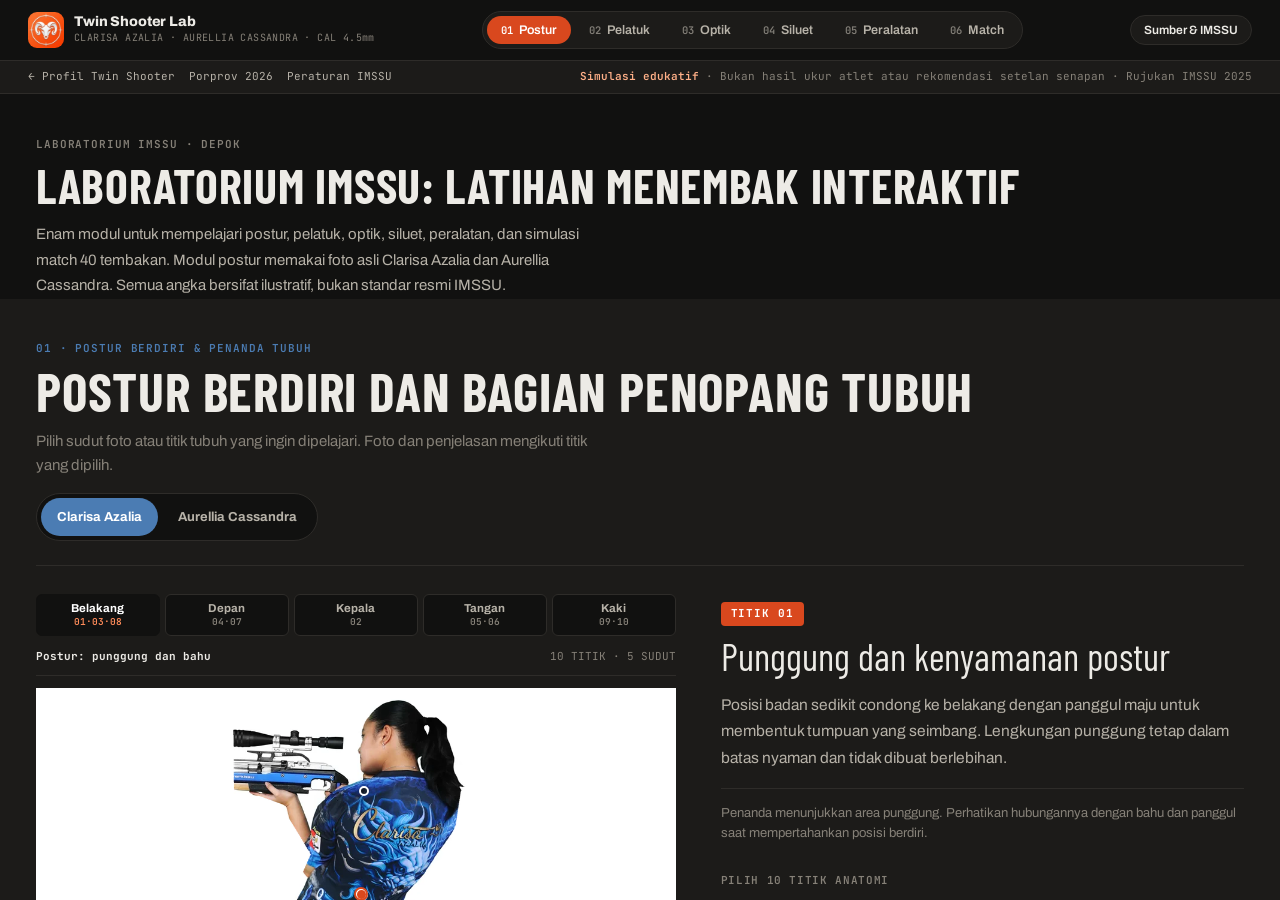
<file: tests/lab-four-visual-qa.html>
<!doctype html>
<html lang="id">
<head><meta charset="utf-8"><meta name="viewport" content="width=device-width,initial-scale=1">
<title>Four Lab Illustrations — visual QA</title>
<style>*{box-sizing:border-box}html,body{margin:0;padding:0;width:100%;height:100%;overflow:hidden;background:#F3F1EA}iframe{display:block;width:100%;height:100%;border:0}</style>
</head><body>
<iframe id="lab" src="/lab.html" title="Isolated Shooting Lab illustration QA"></iframe>
<script>
const names={posture:'sec-biomech',trigger:'sec-trigger',optics:'sec-optics',silhouette:'sec-imssu'};
const lesson=new URL(location.href).searchParams.get('lesson')||'posture';
const id=names[lesson]||names.posture;
const frame=document.getElementById('lab');
frame.addEventListener('load',()=>{
 try {
  const doc=frame.contentDocument,win=frame.contentWindow;
  const main=doc.getElementById('main-content'),section=doc.getElementById(id);
  if(!main||!section)throw Error('missing module');
  for(const selector of ['.lab-header','.lab-local-nav','body > section.tech-border-b','.lab-notice-wrap','.lab-sources-wrap','.lab-mobile-stepper','footer']){
   doc.querySelectorAll(selector).forEach(node=>node.style.setProperty('display','none','important'));
  }
  main.querySelectorAll('section[id^="sec-"]').forEach(node=>{if(node!==section)node.style.setProperty('display','none','important')});
  section.style.setProperty('display','block','important');
  section.style.margin='0';
  main.classList.remove('space-y-16');main.style.padding='14px 14px 20px';main.style.margin='0 auto';
  const pose=new URL(location.href).searchParams.get('pose');
  if(id==='sec-biomech'){const point={back:'spine',front:'elbowHip',sideLeft:'head',sideRight:'rightHand',feet:'leftLeg'}[pose];if(point)win.selectBiomechCallout(point);}
  if(id==='sec-optics'){
   const params=new URL(location.href).searchParams;
   if(params.has('dist')||params.has('height')){
    if(params.has('dist'))doc.getElementById('optEyeDist').value=params.get('dist');
    if(params.has('height'))doc.getElementById('optCheekHeight').value=params.get('height');
    win.updateOpticalSim();
   }
  }
  win.scrollTo(0,0);
  if(id==='sec-optics'){
   win.renderOcularLoop(performance.now(),true);
   requestAnimationFrame(()=>requestAnimationFrame(()=>{
    win.scrollTo(0,0);document.body.dataset.snapshot='ready';
   }));
  } else if(id==='sec-imssu'){
   const images=[...doc.querySelectorAll('#sec-imssu .silhouette-raster')];
   Promise.all(images.map(im=>im.decode())).then(()=>{
    requestAnimationFrame(()=>requestAnimationFrame(()=>{
      win.scrollTo(0,0);document.body.dataset.snapshot='ready';
    }));
   }).catch(()=>{document.body.dataset.snapshot='error';document.body.dataset.reason='silhouette raster decode failed'});
  } else requestAnimationFrame(()=>{win.scrollTo(0,0);document.body.dataset.snapshot='ready'});
 } catch(e){document.body.dataset.snapshot='error';document.body.dataset.reason=e.message}
},{once:true});
</script></body></html>
</file>
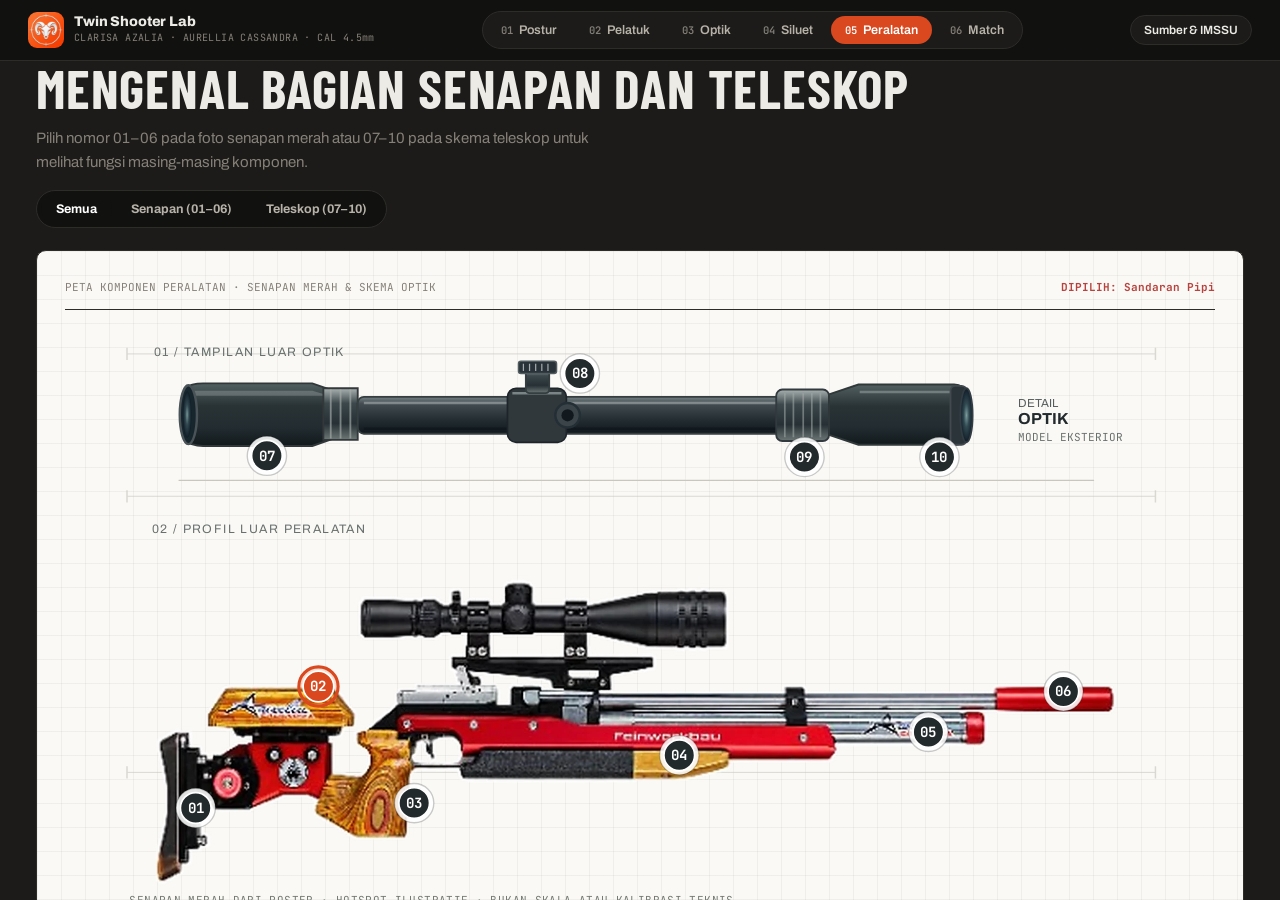
<file: tests/lab-hardware-visual-qa.html>
<!doctype html>
<html lang="id">
<head>
  <meta charset="utf-8">
  <meta name="viewport" content="width=device-width,initial-scale=1">
  <title>Shooting Lab Hardware — isolated visual QA</title>
  <style>
    * { box-sizing: border-box; }
    html,body { margin:0; padding:0; background:#f3f1ea; width:100%;height:100%;overflow:hidden; }
    iframe { display:block; width:100%;height:100%;border:0; }
  </style>
</head>
<body>
  <iframe id="lab" src="/lab.html#sec-hardware" title="Isolated hardware visual QA"></iframe>
  <script>
    const frame=document.getElementById('lab');
    frame.addEventListener('load',()=>{
      try {
        const doc=frame.contentDocument;
        const win=frame.contentWindow;
        const section=doc.getElementById('sec-hardware');
        const main=doc.getElementById('main-content');
        if(!section||!main)throw new Error('Missing hardware section');
        for(const selector of ['.lab-header','.lab-local-nav','body > section.tech-border-b','.lab-notice-wrap','.lab-mobile-stepper','.lab-sources-wrap','footer']){
          doc.querySelectorAll(selector).forEach(node=>node.style.setProperty('display','none','important'));
        }
        main.querySelectorAll('section[id^="sec-"]').forEach(node=>{
          if(node!==section)node.style.setProperty('display','none','important');
        });
        section.style.setProperty('display','block','important');
        section.style.margin='0';
        main.classList.remove('space-y-16');
        main.style.padding='12px 14px 18px';
        main.style.margin='0 auto';
        win.scrollTo(0,0);
        requestAnimationFrame(()=>{
          win.scrollTo(0,0);
          document.body.dataset.snapshot='ready';
        });
      }catch(e){document.body.dataset.snapshot='error';document.body.dataset.reason=e.message;}
    },{once:true});
  </script>
</body>
</html>
</file>
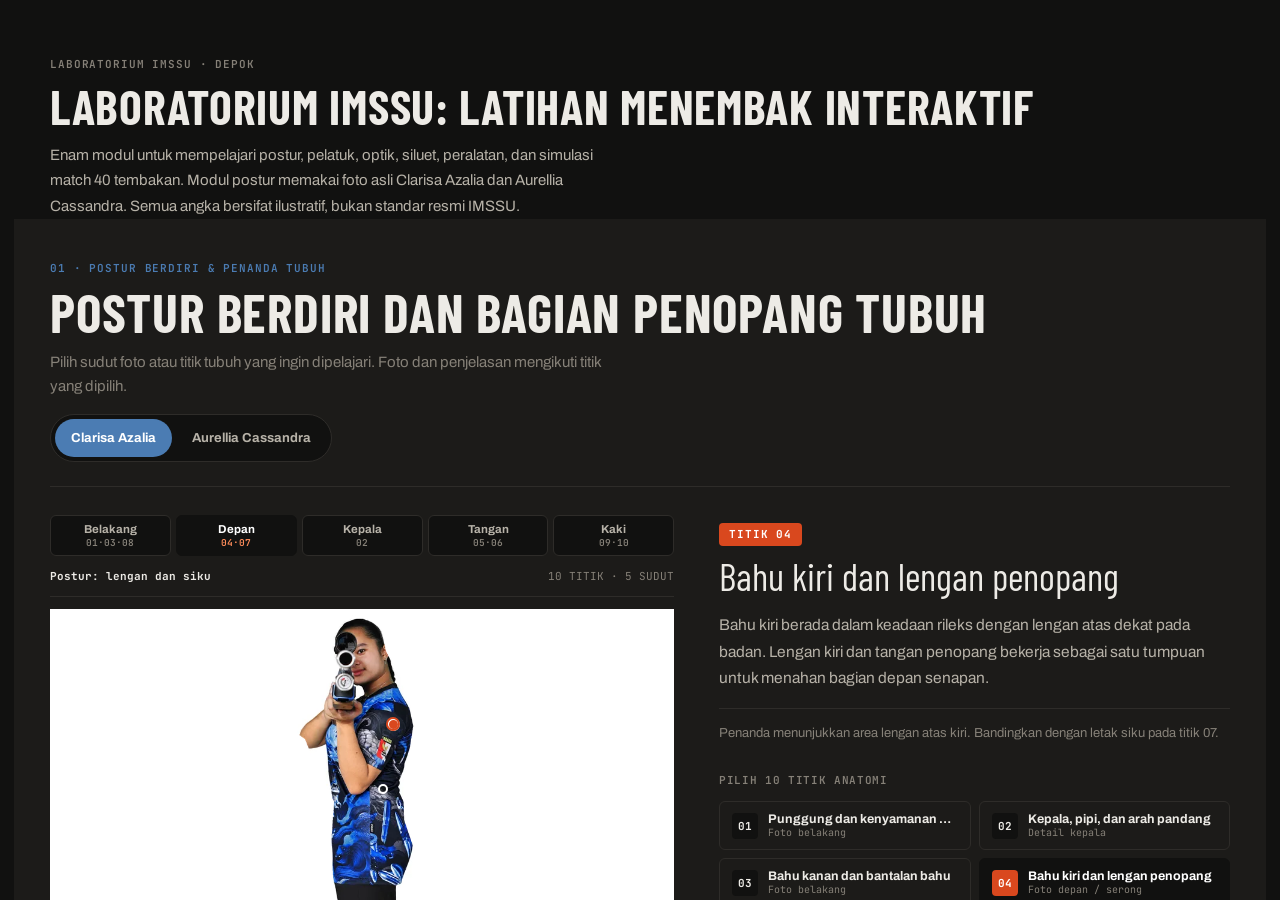
<file: tests/lab-posture-sprite-qa.html>
<!doctype html>
<html lang="id"><head><meta charset="utf-8"><meta name="viewport" content="width=device-width,initial-scale=1">
<title>Posture sprite isolated visual QA</title>
<style>
*{box-sizing:border-box}html,body{width:100%;height:100%;margin:0;overflow:hidden;background:#F3F1EA}
iframe{width:100%;height:100%;border:0;display:block}
#qa-error{position:fixed;top:12px;left:12px;right:12px;color:#fff;background:#980b19;padding:12px;font:14px system-ui;display:none;z-index:99}
</style></head><body>
<div id="qa-error"></div><iframe id="lab" title="Posture artwork QA" src="/lab.html"></iframe>
<script>
const params=new URL(location.href).searchParams;
const color=params.get('color')==='red'?'red':'blue';
const pose=['back','front','sideLeft','sideRight','feet'].includes(params.get('pose'))?params.get('pose'):'front';
const frame=document.getElementById('lab');
function failure(msg){document.body.dataset.snapshot='error';const out=document.getElementById('qa-error');out.style.display='block';out.textContent=msg;}
frame.addEventListener('load',async()=>{
 try{
  const doc=frame.contentDocument,win=frame.contentWindow;
  const main=doc.querySelector('main');
  const section=doc.getElementById('sec-biomech');
  if(!main||!section)throw Error('Lab posture section unavailable');
  for(const selector of ['.studio-header','.studio-subbar','.mobile-nav','.studio-tablist','footer']){
    doc.querySelectorAll(selector).forEach(el=>el.style.setProperty('display','none','important'));
  }
  main.querySelectorAll('section[id^="sec-"]').forEach(el=>{
   if(el!==section)el.style.setProperty('display','none','important');
  });
  section.style.setProperty('display','block','important');
  section.style.margin='0';
  main.style.padding='14px 14px 20px';
  main.style.margin='0 auto';
  for(let tries=0;tries<100&&!win.tsPosturePoseArt?.isActive();tries++){
    await new Promise(resolve=>win.setTimeout(resolve,50));
  }
  if(!win.tsPosturePoseArt?.isActive())throw Error('Photo has not loaded');
  doc.querySelector('[data-pose-color="'+color+'"]').click();
  // The pose-angle button already selects that pose's first callout point
  // (selectBiomechCallout is internal to lab-studio.js, not on window).
  doc.querySelector('[data-pose-angle="'+pose+'"]').click();
  const expected='assets/posture/poses/'+color+'-'+pose+'.webp';
  const img=doc.querySelector('#biomechPoseImg');
  if(!img||!img.getAttribute('src')?.endsWith(expected))throw Error('Missing pose photo '+expected);
  for(let tries=0;tries<100&&!img.naturalWidth;tries++){
    await new Promise(resolve=>win.setTimeout(resolve,50));
  }
  if(!img.naturalWidth)throw Error('Pose photo not loaded');
  // Rendering and pin updates are synchronous; record readiness without an iframe RAF gate.
  win.positionBiomechPins();
  win.scrollTo(0,0);
  document.body.dataset.sprite=expected;
  document.body.dataset.pose=pose;
  document.body.dataset.snapshot='ready';
 }catch(e){failure(String(e?.message||e));}
},{once:true});
</script></body></html>
</file>
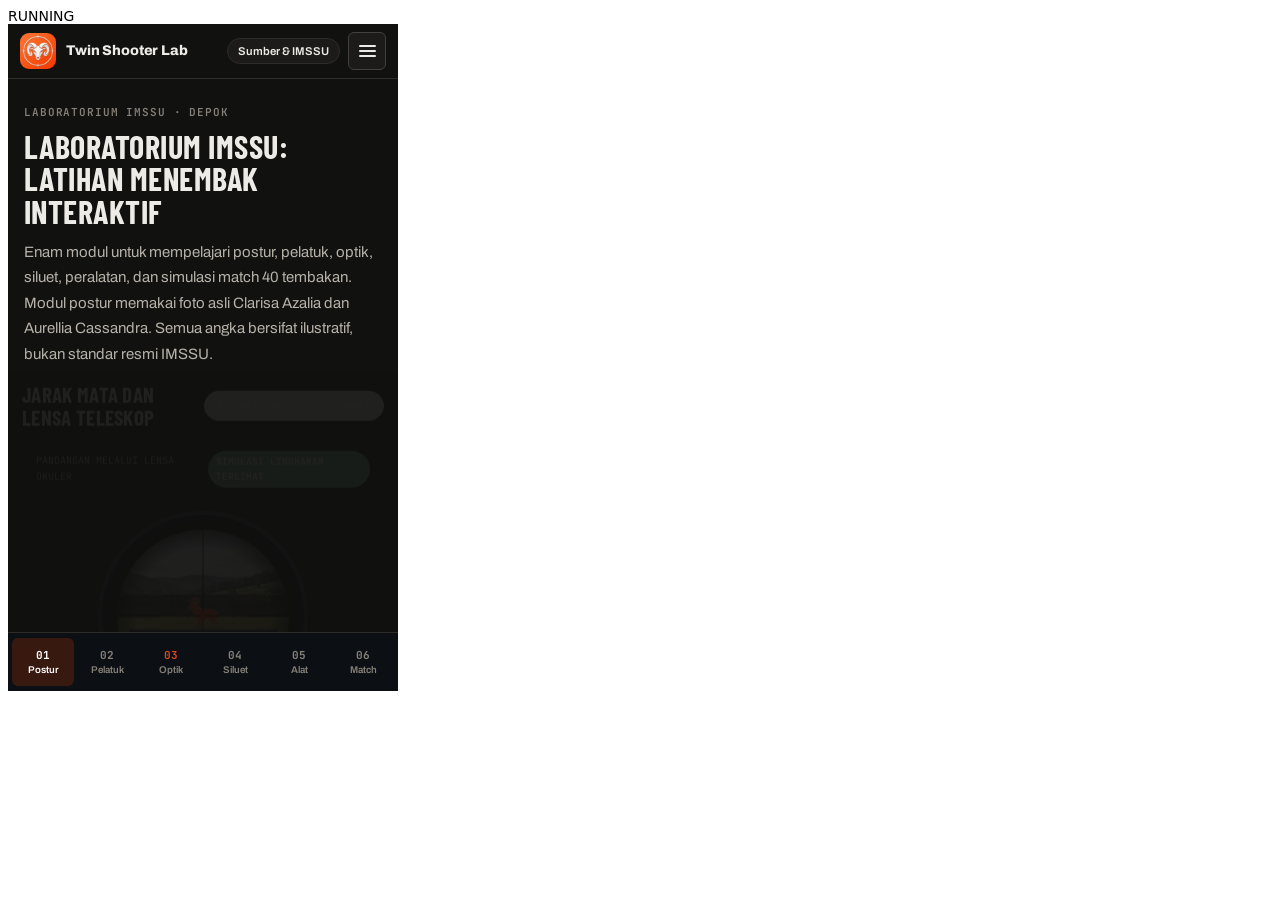
<file: tests/lab-workspace.html>
<!doctype html>
<html lang="en"><meta charset="utf-8"><meta name="robots" content="noindex,nofollow">
<title>Mobile lab studio regression</title>
<style>body{font:14px system-ui}output{display:block;white-space:pre-wrap}iframe{height:667px;border:0}</style>
<output id="result" data-status="pending">RUNNING</output>
<script type="module">
const result=document.querySelector('#result'),errors=[];let checks=0;
const assert=(yes,message)=>{checks++;if(!yes)errors.push(message)};
const settle=f=>new Promise(r=>f.contentWindow.requestAnimationFrame(()=>f.contentWindow.requestAnimationFrame(r)));
try {
for(const width of [320,375,390]){
 const f=document.createElement('iframe');f.title='Lab Studio fixture';f.style.width=width+'px';f.src='/lab.html';
 const ready=new Promise(r=>f.onload=r);document.body.append(f);await ready;await f.contentDocument.fonts.ready;await settle(f);
 const d=f.contentDocument,w=f.contentWindow;
 // Old mobile workspace is gone; the studio tab bar + bottom nav replace it.
 assert(!d.documentElement.classList.contains('lw-active'),width+': old workspace must be gone');
 assert(!d.querySelector('.lw-workbench,#labMobileModuleSelect,#labMobilePosePicker'),width+': old workspace markup must be gone');
 const nav=[...d.querySelectorAll('.mobile-nav-btn')];
 assert(nav.length===6,width+': six mobile nav buttons');
 const active=[...d.querySelectorAll('.lab-panel.is-active')];
 assert(active.length===1&&active[0].id==='sec-biomech',width+': posture panel active first');
 assert(d.documentElement.scrollWidth<=width+1,width+': no page overflow');
 const ids=[...d.querySelectorAll('[id]')].map(e=>e.id);assert(new Set(ids).size===ids.length,width+': unique DOM ids');
 assert(d.querySelectorAll('#ocularLensCanvas').length===1,width+': one lens canvas');
 nav.find(b=>b.dataset.studioTab==='sec-optics').click();await settle(f);
 assert(d.querySelector('#sec-optics').classList.contains('is-active'),width+': optics tab activates');
 assert(!d.querySelector('#ocularLensCanvas').closest('[hidden]'),width+': lens visible');
 nav.find(b=>b.dataset.studioTab==='sec-biomech').click();await settle(f);
 for(const pin of d.querySelectorAll('#biomechPinsOverlay .callout-node:not([hidden])')){const r=pin.getBoundingClientRect();assert(r.left>=0&&r.right<=width+1,width+': posture pin within screen');}
 nav.find(b=>b.dataset.studioTab==='sec-hardware').click();await settle(f);
 assert(d.querySelectorAll('#hardwareBlueprintSvg .hw-marker').length===10,width+': ten hardware markers');
 nav.find(b=>b.dataset.studioTab==='sec-match').click();await settle(f);
 assert(d.querySelector('#sec-match').classList.contains('is-active'),width+': match tab activates');
 nav.find(b=>b.dataset.studioTab==='sec-biomech').click();await settle(f);
 assert(d.querySelector('#sec-biomech').classList.contains('is-active'),width+': back to posture');
 f.remove();
}
} catch(error){errors.push('Fixture exception: '+error.message);}
result.dataset.status=errors.length?'fail':'pass';result.textContent=JSON.stringify({checks,errors},null,2);
</script></html>
</file>
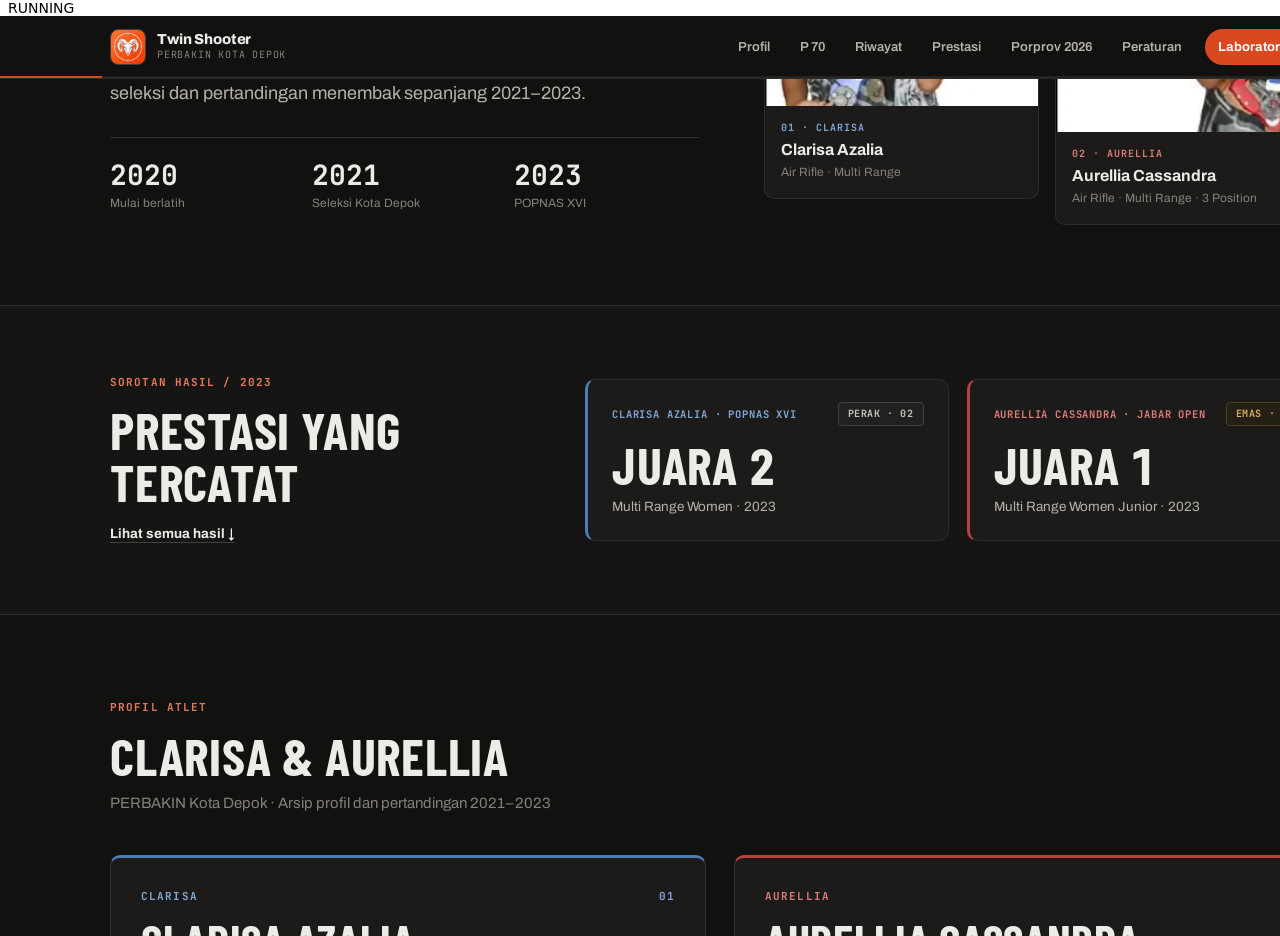
<file: tests/viewport-smoke.html>
<!doctype html>
<html lang="en">
<head>
<meta charset="utf-8">
<meta name="robots" content="noindex,nofollow">
<title>Twin Shooter viewport smoke harness</title>
<style>
body{margin:0;padding:0;font:14px system-ui,sans-serif;background:#fff}
#result{padding:8px;white-space:pre-wrap}
iframe{display:block;border:0;height:920px;width:320px}
</style>
</head>
<body>
<output id="result" data-status="pending">RUNNING</output>
<iframe id="page" title="Twin Shooter responsive test" src="/"></iframe>
<script>
(() => {
  const frame = document.getElementById('page');
  const result = document.getElementById('result');
  const widths = [320, 360, 375, 390, 680, 768, 900, 1024, 1280, 1440];
  const errors = [];
  window.addEventListener('load', async () => {
    try {
      const doc = frame.contentDocument;
      if (!doc || !doc.querySelector('.hero-section')) throw new Error('Homepage was not loaded');
      const imgs = [...doc.querySelectorAll('.duo-stage img')];
      if (imgs.length !== 2 || imgs.some(img => img.naturalWidth < 1)) errors.push('athlete photos missing');
      for (const width of widths) {
        frame.style.width = width + 'px';
        const root = doc.documentElement;
        const actual = Math.max(root.scrollWidth, doc.body.scrollWidth);
        if (actual > width + 1) errors.push(width + 'px horizontal overflow (' + actual + 'px)');
        for (const selector of ['.hero-section h1', '.duo-stage', '.highlight-band', '#p70-showcase', '#achievements']) {
          const el = doc.querySelector(selector);
          if (!el || el.getBoundingClientRect().width <= 0) errors.push(width + 'px missing layout ' + selector);
        }
      }
      const all = doc.querySelectorAll('#grid .sb-row:not([hidden])').length;
      if (all !== 25) errors.push('expected 25 results, got ' + all);
      const clarisa = doc.querySelector('[data-filter="clarisa"]');
      clarisa.click();
      const filtered = doc.querySelectorAll('#grid .sb-row:not([hidden])').length;
      if (!filtered || filtered >= 25) errors.push('athlete filter did not change results');
      if (clarisa.getAttribute('aria-pressed') !== 'true') errors.push('aria-pressed not updated');
      if (!doc.querySelector('#results-status').textContent.includes(String(filtered))) errors.push('live status not updated');
      doc.querySelector('[data-filter="all"]').click();
      if (doc.querySelectorAll('#grid .sb-row:not([hidden])').length !== 25) errors.push('reset filter failed');
      // Scroll-reveal guard: hidden-until-JS content must actually become
      // visible once its reveal class is added (a specificity slip in the
      // CSS can leave it at opacity 0 forever). Disable transitions AND
      // animations inside the frame first, so the check reads the final
      // cascade state instead of racing them under virtual time. That
      // alone only helps transitions that start after the override: the
      // hero transition starts at page load, before this style lands, and
      // stays frozen mid-flight because virtual time does not advance it.
      // So restart it: remove and re-add .motion-ready (with a forced
      // reflow between) so a fresh transition runs with 0s duration.
      // This still guards the real bug: if the visible rule lost the
      // specificity fight, the fresh transition would end at opacity 0.
      const noAnim = doc.createElement('style');
      noAnim.textContent = '*{transition-duration:0s !important;transition-delay:0s !important;animation-duration:0s !important;animation-delay:0s !important}';
      doc.head.appendChild(noAnim);
      const rootEl = doc.documentElement;
      rootEl.classList.remove('motion-ready');
      void rootEl.offsetHeight;
      rootEl.classList.add('motion-ready');
      const revealEl = doc.querySelector('.featured-item[data-reveal]');
      revealEl.scrollIntoView({block: 'center'});
      const heroTitle = doc.querySelector('.hero-title');
      heroTitle.scrollIntoView({block: 'center'});
      await new Promise(r => setTimeout(r, 2000));
      const revealOpacity = doc.defaultView.getComputedStyle(revealEl).opacity;
      if (revealOpacity !== '1') errors.push('data-reveal block stayed invisible (opacity ' + revealOpacity + ')');
      const heroOpacity = doc.defaultView.getComputedStyle(heroTitle).opacity;
      if (heroOpacity !== '1') errors.push('hero title stayed invisible (opacity ' + heroOpacity + ')');
      result.dataset.status = errors.length ? 'fail' : 'pass';
      result.textContent = errors.length ? errors.join(' | ') : 'PASS: responsive widths, images, 25 results, filter & aria feedback, reveal opacity';
    } catch(err) {
      result.dataset.status='fail';
      result.textContent='EXCEPTION: ' + String(err.message || err);
    }
  },{once:true});
})();
</script>
</body>
</html>
</file>
<file: homepage-editorial.css>
/* Twin Shooter Homepage — Gunmetal & Warm Brass (Industrial Precision Monograph)
 * Zero blue-tinted SaaS slate, zero neon radial glows, zero colored drop shadows.
 * Matte carbon surfaces (#111110 -> #161514 -> #1C1B19 -> #23211E), warm ivory ink (#EDEBE6),
 * Leica Vermilion (#D9481E), Clarisa Steel Cobalt (#4B7CB3), Aurellia Oxide Crimson (#B8433E).
 */

:root {
  --bg-base: #111110;
  --bg-alt: #161514;
  --bg-card: #1C1B19;
  --bg-card-2: #23211E;
  --bg-footer: #0C0C0B;

  --line: #2E2C29;
  --line-soft: #252320;
  --line-strong: #43403B;

  --ink-primary: #EDEBE6;
  --ink-secondary: #B7B2A8;
  --ink-muted: #868178;

  --accent: #D9481E;
  --accent-hover: #C03C16;
  --accent-ink: #E57857;

  --blue: #4B7CB3;
  --blue-ink: #7FA7D4;
  --red: #B8433E;
  --red-ink: #DA7B77;

  --gold: #D4AF5F;
  --gold-bg: #252015;
  --gold-line: #4C3F23;

  --silver: #C5C2BB;
  --silver-bg: #22211F;
  --silver-line: #43413C;

  --bronze: #C78A64;
  --bronze-bg: #251C16;
  --bronze-line: #4B3527;

  --green: #7FB08E;
  --green-bg: #18211A;
  --green-line: #304536;

  --font-display: 'Barlow Condensed', 'Arial Narrow', sans-serif;
  --font-sans: 'Archivo', -apple-system, BlinkMacSystemFont, sans-serif;
  --font-mono: 'JetBrains Mono', monospace;
  --r-sm: 6px;
  --r-md: 10px;
  --r-pill: 999px;
}

*, *::before, *::after { box-sizing: border-box; }

html {
  scroll-behavior: smooth;
  color-scheme: dark;
}

body {
  margin: 0;
  background: var(--bg-base);
  color: var(--ink-primary);
  font-family: var(--font-sans);
  font-size: 16px;
  line-height: 1.6;
  -webkit-font-smoothing: antialiased;
  overflow-x: clip;
}

img { display: block; max-width: 100%; }
a { color: inherit; }
button { font-family: inherit; }
[hidden] { display: none !important; }

:where(a, button):focus-visible {
  outline: 2px solid var(--accent);
  outline-offset: 2px;
}

.skip-link {
  position: absolute;
  left: 12px;
  top: -100px;
  z-index: 100;
  background: var(--accent);
  color: var(--ink-primary);
  padding: 10px 16px;
  border-radius: var(--r-sm);
  font-weight: 700;
  text-decoration: none;
}
.skip-link:focus { top: 12px; }

.sr-only {
  position: absolute !important;
  width: 1px;
  height: 1px;
  overflow: hidden;
  clip: rect(0, 0, 0, 0);
  white-space: nowrap;
}

.wrap {
  width: min(1220px, calc(100% - clamp(28px, 6vw, 64px)));
  margin: 0 auto;
}

section[id] {
  scroll-margin-top: 112px;
}

/* =========================================================================
   1. STICKY MATTE GUNMETAL HEADER
   ========================================================================= */

.site-header {
  position: sticky;
  top: 0;
  z-index: 60;
  background: var(--bg-base);
  border-bottom: 1px solid var(--line);
  color: var(--ink-primary);
  padding-top: env(safe-area-inset-top);
}

.header-inner {
  height: 62px;
  display: flex;
  align-items: center;
  justify-content: space-between;
  gap: 16px;
}

.brand {
  display: flex;
  align-items: center;
  gap: 11px;
  text-decoration: none;
  flex: none;
}

.brand-emblem {
  width: 36px;
  height: 36px;
  border-radius: 8px;
  overflow: hidden;
  border: 1px solid var(--line-strong);
  flex: none;
}

.brand-emblem img {
  width: 100%;
  height: 100%;
  object-fit: cover;
}

.brand-name {
  display: block;
  font-weight: 800;
  font-size: 14.5px;
  letter-spacing: -0.01em;
  line-height: 1.15;
  color: var(--ink-primary);
}

.brand-sub {
  display: block;
  font-family: var(--font-mono);
  font-size: 10px;
  letter-spacing: 0.08em;
  text-transform: uppercase;
  color: var(--ink-muted);
}

.site-nav {
  display: flex;
  align-items: center;
  gap: 4px;
}

.site-nav a {
  text-decoration: none;
  font-size: 13px;
  font-weight: 600;
  color: var(--ink-secondary);
  padding: 8px 13px;
  border-radius: var(--r-pill);
  white-space: nowrap;
  transition: background-color 0.15s ease, color 0.15s ease;
}

.site-nav a:hover {
  background: var(--bg-card);
  color: var(--ink-primary);
}

.site-nav a.nav-lab {
  background: var(--accent);
  color: #FAF8F5;
  font-weight: 700;
  margin-left: 6px;
}

.site-nav a.nav-lab:hover {
  background: var(--accent-hover);
}

.menu-toggle,
.mobile-drawer {
  display: none;
}

/* =========================================================================
   2. HERO — MATTE CARBON DUAL-IDENTITY STAGE (ZERO RADIAL BLOBS)
   ========================================================================= */

.hero-section {
  background: var(--bg-base);
  color: var(--ink-primary);
  border-bottom: 1px solid var(--line);
}

.hero-grid {
  padding: clamp(40px, 6vw, 76px) 0 clamp(48px, 6vw, 80px);
  display: grid;
  grid-template-columns: minmax(0, 1.02fr) minmax(0, 0.98fr);
  gap: clamp(28px, 4.5vw, 64px);
  align-items: center;
}

.kicker {
  font-family: var(--font-mono);
  font-size: 11px;
  font-weight: 700;
  letter-spacing: 0.1em;
  text-transform: uppercase;
  margin: 0 0 12px;
  color: var(--accent-ink);
}

.hero-title {
  font-family: var(--font-display);
  font-weight: 700;
  font-size: clamp(50px, 6.2vw, 86px);
  line-height: 0.94;
  letter-spacing: 0.01em;
  text-transform: uppercase;
  margin: 0;
  color: var(--ink-primary);
  text-wrap: balance;
}

.hero-title .twin-amp {
  display: block;
  font-style: normal;
  font-weight: 600;
  color: #C9C4BA;
  margin-top: 4px;
}

.hero-lead {
  margin: 22px 0 0;
  max-width: 52ch;
  font-size: clamp(15.5px, 1.5vw, 18px);
  line-height: 1.65;
  color: var(--ink-secondary);
}

.hero-actions {
  display: flex;
  flex-wrap: wrap;
  align-items: center;
  gap: 10px;
  margin-top: 28px;
}

.btn {
  display: inline-flex;
  align-items: center;
  justify-content: center;
  gap: 8px;
  min-height: 46px;
  padding: 0 22px;
  border-radius: var(--r-pill);
  font-size: 13.5px;
  font-weight: 700;
  text-decoration: none;
  border: 1px solid transparent;
  transition: background-color 0.15s ease, border-color 0.15s ease, color 0.15s ease;
}

.btn-orange {
  background: var(--accent);
  color: #FAF8F5;
}
.btn-orange:hover { background: var(--accent-hover); }

.btn-ghost-dark {
  background: var(--bg-card);
  border-color: var(--line-strong);
  color: var(--ink-primary);
}
.btn-ghost-dark:hover {
  background: var(--bg-card-2);
  border-color: #5A564F;
}

.btn-link-muted {
  color: var(--ink-secondary);
  font-size: 13px;
  font-weight: 600;
  text-decoration: underline;
  text-underline-offset: 4px;
  padding: 10px 6px;
}
.btn-link-muted:hover { color: var(--ink-primary); }

.hero-facts {
  margin-top: 28px;
  padding-top: 22px;
  border-top: 1px solid var(--line);
  display: grid;
  grid-template-columns: repeat(3, minmax(0, 1fr));
  gap: 16px;
}

.hero-facts strong {
  display: block;
  font-family: var(--font-mono);
  font-size: clamp(22px, 2.4vw, 28px);
  font-weight: 700;
  color: var(--ink-primary);
  line-height: 1.1;
}

.hero-facts span {
  display: block;
  margin-top: 4px;
  font-size: 12px;
  color: var(--ink-muted);
}

/* Dual-Identity Split Portrait Frame */
.duo-stage {
  position: relative;
  display: grid;
  grid-template-columns: 1fr 1fr;
  gap: 16px;
  align-items: start;
}

.twin-card {
  background: var(--bg-card);
  border: 1px solid var(--line);
  border-radius: var(--r-md);
  overflow: hidden;
  min-width: 0;
}

.twin-card.is-clarisa { border-top: 3px solid var(--blue); }
.twin-card.is-aurellia { border-top: 3px solid var(--red); margin-top: 26px; }

.twin-photo {
  aspect-ratio: 260 / 345;
  background: var(--bg-card-2);
  overflow: hidden;
}

.twin-photo img {
  width: 100%;
  height: 100%;
  object-fit: cover;
  object-position: center top;
}

.twin-cap { padding: 14px 16px 16px; }

.twin-idx {
  display: block;
  font-family: var(--font-mono);
  font-size: 10px;
  font-weight: 700;
  letter-spacing: 0.1em;
  margin-bottom: 4px;
}

.twin-card.is-clarisa .twin-idx { color: var(--blue-ink); }
.twin-card.is-aurellia .twin-idx { color: var(--red-ink); }

.twin-cap strong {
  display: block;
  font-size: 16px;
  font-weight: 700;
  color: var(--ink-primary);
  line-height: 1.25;
}

.twin-cap small {
  display: block;
  margin-top: 3px;
  font-size: 12px;
  color: var(--ink-muted);
}

/* =========================================================================
   SHARED SECTION TYPOGRAPHY & MATTE ALTERNATING BANDS
   ========================================================================= */

.sec-head {
  margin-bottom: clamp(26px, 3.4vw, 40px);
}

.sec-title {
  font-family: var(--font-display);
  font-weight: 700;
  font-size: clamp(34px, 4vw, 52px);
  line-height: 1.0;
  letter-spacing: 0.015em;
  text-transform: uppercase;
  margin: 0;
  color: var(--ink-primary);
}

.sec-sub {
  margin: 10px 0 0;
  font-size: 15px;
  color: var(--ink-muted);
  max-width: 58ch;
}

.text-cta {
  display: inline-flex;
  align-items: center;
  gap: 6px;
  margin-top: 16px;
  font-size: 13.5px;
  font-weight: 700;
  color: var(--ink-primary);
  text-decoration: underline;
  text-underline-offset: 4px;
  text-decoration-color: var(--line-strong);
  transition: color 0.15s ease, text-decoration-color 0.15s ease;
}
.text-cta:hover {
  color: var(--accent-ink);
  text-decoration-color: var(--accent-ink);
}

.section-white {
  background: var(--bg-base);
  padding: clamp(52px, 6.2vw, 84px) 0;
  border-bottom: 1px solid var(--line);
}

.section-paper {
  background: var(--bg-alt);
  padding: clamp(52px, 6.2vw, 84px) 0;
  border-bottom: 1px solid var(--line);
}

.section-slate {
  background: var(--bg-alt);
  padding: clamp(52px, 6.2vw, 84px) 0;
  border-bottom: 1px solid var(--line);
}

/* =========================================================================
   3. SOROTAN HASIL 2023 — MACHINED PODIUM PLATES
   ========================================================================= */

.highlight-band {
  background: var(--bg-alt);
  border-bottom: 1px solid var(--line);
  padding: clamp(44px, 5vw, 68px) 0;
}

.highlight-grid {
  display: grid;
  grid-template-columns: minmax(0, 0.72fr) minmax(0, 1.28fr);
  gap: clamp(24px, 4vw, 56px);
  align-items: center;
}

.featured-pair {
  display: grid;
  grid-template-columns: repeat(2, minmax(0, 1fr));
  gap: 18px;
}

.featured-item {
  background: var(--bg-card);
  border: 1px solid var(--line);
  border-left: 3px solid var(--blue);
  border-radius: var(--r-md);
  padding: 22px 24px;
  transition: transform 0.2s ease, border-color 0.2s ease;
}

.featured-item:hover {
  transform: translateY(-2px);
  border-color: var(--line-strong);
}

.featured-item.is-red {
  border-left-color: var(--red);
}

.featured-top {
  display: flex;
  align-items: center;
  justify-content: space-between;
  gap: 10px;
}

.featured-label {
  font-family: var(--font-mono);
  font-size: 10.5px;
  font-weight: 700;
  letter-spacing: 0.08em;
  color: var(--blue-ink);
  margin: 0;
}

.featured-item.is-red .featured-label {
  color: var(--red-ink);
}

.podium-chip {
  font-family: var(--font-mono);
  font-size: 10px;
  font-weight: 700;
  letter-spacing: 0.06em;
  padding: 3px 9px;
  border-radius: 4px;
  white-space: nowrap;
}

.podium-chip.silver {
  background: var(--silver-bg);
  color: var(--silver);
  border: 1px solid var(--silver-line);
}

.podium-chip.gold {
  background: var(--gold-bg);
  color: var(--gold);
  border: 1px solid var(--gold-line);
}

.featured-rank {
  font-family: var(--font-display);
  font-weight: 700;
  font-size: clamp(38px, 4vw, 52px);
  line-height: 1.0;
  letter-spacing: 0.015em;
  text-transform: uppercase;
  font-variant-numeric: tabular-nums;
  color: var(--ink-primary);
  margin: 12px 0 6px;
}

.featured-class {
  font-size: 13.5px;
  color: var(--ink-secondary);
  margin: 0;
}

/* =========================================================================
   4. PROFIL ATLET (#athletes) — DUAL-IDENTITY INDUSTRIAL DOSSIER
   ========================================================================= */

.dual-profiles {
  display: grid;
  grid-template-columns: repeat(2, minmax(0, 1fr));
  gap: clamp(18px, 3vw, 28px);
}

.profile-col {
  background: var(--bg-card);
  border: 1px solid var(--line);
  border-top: 3px solid var(--blue);
  border-radius: var(--r-md);
  padding: clamp(22px, 3vw, 30px);
  display: flex;
  flex-direction: column;
}

.profile-col.is-aurellia {
  border-top-color: var(--red);
}

.profile-top {
  display: flex;
  justify-content: space-between;
  align-items: center;
  font-family: var(--font-mono);
  font-size: 11px;
  font-weight: 700;
  letter-spacing: 0.1em;
}

.profile-col.is-clarisa .profile-top { color: var(--blue-ink); }
.profile-col.is-aurellia .profile-top { color: var(--red-ink); }

.profile-col h3 {
  font-family: var(--font-display);
  font-weight: 700;
  font-size: clamp(34px, 3.6vw, 46px);
  line-height: 1.02;
  letter-spacing: 0.015em;
  text-transform: uppercase;
  margin: 12px 0 4px;
  color: var(--ink-primary);
}

.profile-role {
  margin: 0;
  font-size: 14px;
  color: var(--ink-muted);
}

.profile-specs {
  margin-top: 20px;
  border-top: 1px solid var(--line);
}

.profile-specs div {
  display: grid;
  grid-template-columns: 108px 1fr;
  gap: 12px;
  padding: 11px 0;
  border-bottom: 1px solid var(--line-soft);
  font-size: 13.5px;
  align-items: baseline;
}

.profile-specs span {
  font-family: var(--font-mono);
  font-size: 11px;
  text-transform: uppercase;
  letter-spacing: 0.06em;
  color: var(--ink-muted);
}

.profile-specs strong {
  color: var(--ink-primary);
  font-weight: 700;
}

.profile-medal-strip {
  margin-top: 20px;
  padding: 14px 16px;
  border-radius: var(--r-sm);
  background: var(--bg-card-2);
  border: 1px solid var(--line);
  display: flex;
  align-items: center;
  gap: 14px;
}

.medal-dot {
  width: 40px;
  height: 40px;
  border-radius: 50%;
  display: grid;
  place-items: center;
  font-family: var(--font-mono);
  font-size: 13px;
  font-weight: 700;
  flex: none;
}

.medal-dot.gold {
  background: var(--gold-bg);
  color: var(--gold);
  border: 1px solid var(--gold-line);
}

.medal-dot.silver {
  background: var(--silver-bg);
  color: var(--silver);
  border: 1px solid var(--silver-line);
}

.profile-medal-strip strong {
  display: block;
  font-size: 14.5px;
  color: var(--ink-primary);
}

.profile-medal-strip small {
  display: block;
  font-size: 12.5px;
  color: var(--ink-secondary);
}

.profile-note {
  margin: 16px 0 0;
  font-size: 13.5px;
  color: var(--ink-secondary);
  line-height: 1.6;
}

/* =========================================================================
   5. NOMOR YANG DILATIH — 4-LANE RANGE SPEC CARDS
   ========================================================================= */

.disciplines-grid {
  display: grid;
  grid-template-columns: repeat(4, minmax(0, 1fr));
  gap: 16px;
}

.disc-card {
  background: var(--bg-card);
  border: 1px solid var(--line);
  border-top: 2px solid var(--line-strong);
  border-radius: var(--r-md);
  padding: 20px;
  display: flex;
  flex-direction: column;
  transition: border-color 0.2s ease, transform 0.2s ease;
}

.disc-card:hover {
  transform: translateY(-2px);
  border-color: var(--line-strong);
}

.disc-card.is-primary {
  background: var(--bg-card-2);
  border: 1px solid var(--line-strong);
  border-top: 3px solid var(--accent);
}

.disc-num {
  font-family: var(--font-mono);
  font-size: 11px;
  font-weight: 700;
  letter-spacing: 0.08em;
  color: var(--ink-muted);
  margin-bottom: 14px;
}

.disc-card.is-primary .disc-num { color: var(--accent-ink); }

.disc-card h3 {
  margin: 0 0 8px;
  font-size: 18px;
  font-weight: 800;
  letter-spacing: -0.02em;
  color: var(--ink-primary);
}

.disc-card p {
  margin: 0;
  font-size: 13.5px;
  line-height: 1.6;
  color: var(--ink-secondary);
}

.disc-chips {
  margin-top: auto;
  padding-top: 16px;
  display: flex;
  flex-wrap: wrap;
  gap: 6px;
}

.disc-chips span {
  font-family: var(--font-mono);
  font-size: 10.5px;
  font-weight: 600;
  padding: 3px 8px;
  border-radius: 4px;
  background: var(--bg-alt);
  border: 1px solid var(--line);
  color: var(--ink-secondary);
}

.disc-card.is-primary .disc-chips span {
  background: var(--bg-card);
  border-color: #4D3025;
  color: #E8A48E;
}

/* =========================================================================
   6. RIWAYAT (#journey) — ARCHITECTURAL TIMELINE
   ========================================================================= */

.timeline {
  position: relative;
  padding-left: 38px;
  display: flex;
  flex-direction: column;
  gap: 14px;
}

.timeline::before {
  content: "";
  position: absolute;
  left: 8px;
  top: 14px;
  bottom: 14px;
  width: 2px;
  background: var(--line);
}

.timeline-fill {
  position: absolute;
  left: 8px;
  top: 14px;
  bottom: 14px;
  width: 2px;
  background: var(--accent);
  transform-origin: top center;
  transform: scaleY(0);
  will-change: transform;
  z-index: 1;
}

.tl-step {
  position: relative;
  display: grid;
  grid-template-columns: 92px 230px 1fr;
  gap: 18px;
  padding: 20px 24px;
  background: var(--bg-card);
  border: 1px solid var(--line);
  border-radius: var(--r-md);
  align-items: baseline;
  transition: border-color 0.25s ease, background-color 0.25s ease;
}

.tl-step.is-lit {
  border-color: var(--line-strong);
  background: var(--bg-card-2);
}

.tl-step::before {
  content: "";
  position: absolute;
  left: -35px;
  top: 27px;
  width: 12px;
  height: 12px;
  border-radius: 50%;
  background: var(--bg-base);
  border: 2px solid var(--line-strong);
  z-index: 2;
  transition: background-color 0.25s ease, border-color 0.25s ease, transform 0.25s ease;
}

.tl-step.is-lit::before {
  background: var(--accent);
  border-color: var(--accent);
  transform: scale(1.18);
}

.tl-year {
  font-family: var(--font-mono);
  font-size: 22px;
  font-weight: 700;
  color: var(--ink-muted);
  transition: color 0.25s ease;
}

.tl-step.is-lit .tl-year {
  color: var(--ink-primary);
}

.tl-step h3 {
  margin: 0;
  font-size: 16.5px;
  font-weight: 700;
  color: var(--ink-primary);
}

.tl-step p {
  margin: 0;
  font-size: 14.5px;
  color: var(--ink-secondary);
}

/* =========================================================================
   7. PRESTASI (#achievements) — MATTE GUNMETAL SCOREBOOK
   ========================================================================= */

.tally-bar {
  display: flex;
  flex-wrap: wrap;
  align-items: center;
  justify-content: space-between;
  gap: 16px;
  padding: 16px 20px;
  margin-bottom: 18px;
  background: var(--bg-card);
  border: 1px solid var(--line);
  border-radius: var(--r-md);
}

.medal-tally {
  display: flex;
  flex-wrap: wrap;
  gap: 10px;
  font-family: var(--font-mono);
  font-size: 11px;
  color: var(--ink-muted);
}

.medal-tally span {
  display: inline-flex;
  align-items: baseline;
  gap: 6px;
  padding: 6px 12px;
  border-radius: var(--r-sm);
  background: var(--bg-alt);
  border: 1px solid var(--line);
}

.medal-tally strong {
  font-size: 17px;
  font-weight: 700;
  color: var(--ink-primary);
}

#tallyGold { color: var(--gold); }
#tallySilver { color: var(--silver); }
#tallyBronze { color: var(--bronze); }

.filters {
  display: flex;
  flex-wrap: wrap;
  gap: 6px;
}

.filter {
  min-height: 36px;
  padding: 0 14px;
  border-radius: var(--r-pill);
  border: 1px solid var(--line);
  background: var(--bg-alt);
  color: var(--ink-secondary);
  font-size: 12.5px;
  font-weight: 700;
  cursor: pointer;
  transition: background-color 0.14s ease, border-color 0.14s ease, color 0.14s ease;
}

.filter:hover:not(.active) {
  border-color: var(--line-strong);
  background: var(--bg-card-2);
  color: var(--ink-primary);
}

.filter.active {
  background: var(--ink-primary);
  border-color: var(--ink-primary);
  color: var(--bg-base);
}

.filter[data-filter="clarisa"].active {
  background: var(--blue);
  border-color: var(--blue);
  color: #FAF8F5;
}

.filter[data-filter="aurellia"].active {
  background: var(--red);
  border-color: var(--red);
  color: #FAF8F5;
}

/* Scannable Scorebook Rows */
.scorebook {
  background: var(--bg-card);
  border: 1px solid var(--line);
  border-radius: var(--r-md);
  overflow: hidden;
}

.sb-row {
  display: grid;
  grid-template-columns: 44px 54px minmax(0, 1.3fr) minmax(0, 0.85fr) auto;
  gap: 14px;
  align-items: center;
  padding: 13px 18px;
  border-bottom: 1px solid var(--line-soft);
  border-left: 3px solid var(--blue);
  transition: background-color 0.14s ease;
}

.sb-row.aurellia { border-left-color: var(--red); }
.sb-row:last-child { border-bottom: 0; }
.sb-row:hover { background: var(--bg-card-2); }

.sb-badge {
  width: 34px;
  height: 34px;
  border-radius: 50%;
  display: grid;
  place-items: center;
  font-family: var(--font-mono);
  font-size: 11px;
  font-weight: 700;
  background: var(--bg-alt);
  color: var(--ink-secondary);
  border: 1px solid var(--line);
}

.sb-badge.gold {
  background: var(--gold-bg);
  color: var(--gold);
  border-color: var(--gold-line);
}

.sb-badge.silver {
  background: var(--silver-bg);
  color: var(--silver);
  border-color: var(--silver-line);
}

.sb-badge.bronze {
  background: var(--bronze-bg);
  color: var(--bronze);
  border-color: var(--bronze-line);
}

.sb-badge.qualify {
  background: var(--green-bg);
  color: var(--green);
  border-color: var(--green-line);
}

.sb-year {
  font-family: var(--font-mono);
  font-size: 12px;
  font-weight: 600;
  color: var(--ink-muted);
}

.sb-event strong {
  display: block;
  font-size: 14.5px;
  font-weight: 700;
  color: var(--ink-primary);
  line-height: 1.3;
}

.sb-event span {
  display: block;
  font-size: 12px;
  color: var(--ink-muted);
  margin-top: 2px;
}

.sb-athlete {
  font-family: var(--font-mono);
  font-size: 11px;
  font-weight: 700;
  letter-spacing: 0.04em;
  text-transform: uppercase;
}

.sb-row.clarisa .sb-athlete { color: var(--blue-ink); }
.sb-row.aurellia .sb-athlete { color: var(--red-ink); }

.sb-result {
  font-weight: 800;
  font-size: 13.5px;
  color: var(--ink-primary);
  white-space: nowrap;
  text-align: right;
}

/* Bottom Feature Banner (Lab & IMSSU Rules) */
.cta-banner {
  margin-top: 44px;
  background: var(--bg-card);
  border: 1px solid var(--line-strong);
  border-top: 3px solid var(--accent);
  border-radius: var(--r-md);
  padding: clamp(24px, 4vw, 42px);
  color: var(--ink-primary);
  display: flex;
  flex-wrap: wrap;
  align-items: center;
  justify-content: space-between;
  gap: 24px;
}

.cta-banner h2 {
  font-family: var(--font-display);
  font-weight: 700;
  font-size: clamp(30px, 3.4vw, 42px);
  line-height: 1.02;
  letter-spacing: 0.015em;
  text-transform: uppercase;
  color: var(--ink-primary);
  margin: 0 0 8px;
}

.cta-banner p {
  margin: 0;
  font-size: 14.5px;
  color: var(--ink-secondary);
  max-width: 54ch;
}

.cta-actions {
  display: flex;
  flex-wrap: wrap;
  gap: 10px;
}

/* Footer */
.site-footer {
  background: var(--bg-footer);
  border-top: 1px solid var(--line);
  color: var(--ink-muted);
  padding: 28px 0 calc(28px + env(safe-area-inset-bottom));
  font-size: 12.5px;
}

.footer-inner {
  display: flex;
  flex-wrap: wrap;
  justify-content: space-between;
  align-items: center;
  gap: 12px;
}

.footer-inner strong { color: var(--ink-primary); }

/* =========================================================================
   RESPONSIVE — TABLET & MOBILE (ZERO SCROLL GLITCHES, ZERO OVERFLOW)
   ========================================================================= */

@media (max-width: 960px) {
  .hero-grid,
  .highlight-grid,
  .dual-profiles {
    grid-template-columns: 1fr;
  }
  .duo-stage {
    max-width: 520px;
    margin: 0 auto;
    width: 100%;
  }
  .disciplines-grid {
    grid-template-columns: repeat(2, minmax(0, 1fr));
  }
  .tl-step {
    grid-template-columns: 76px 1fr;
    gap: 6px 16px;
  }
  .tl-step p {
    grid-column: 2;
  }

  .site-nav { display: none; }

  section[id] { scroll-margin-top: 72px; }

  .menu-toggle {
    display: inline-flex;
    align-items: center;
    justify-content: center;
    width: 40px;
    height: 40px;
    padding: 0;
    border-radius: var(--r-sm);
    border: 1px solid var(--line-strong);
    background: var(--bg-card);
    color: var(--ink-primary);
    cursor: pointer;
    flex: none;
  }

  .menu-bars {
    width: 18px;
    height: 12px;
    position: relative;
    display: block;
  }

  .menu-bars span {
    position: absolute;
    left: 0;
    right: 0;
    height: 1.75px;
    background: var(--ink-primary);
    border-radius: 1px;
    transition: transform 0.2s ease, opacity 0.16s ease, top 0.2s ease;
  }

  .menu-bars span:nth-child(1) { top: 0; }
  .menu-bars span:nth-child(2) { top: 5px; }
  .menu-bars span:nth-child(3) { top: 10px; }

  .menu-toggle[aria-expanded="true"] .menu-bars span:nth-child(1) {
    top: 5px;
    transform: rotate(45deg);
  }
  .menu-toggle[aria-expanded="true"] .menu-bars span:nth-child(2) {
    opacity: 0;
  }
  .menu-toggle[aria-expanded="true"] .menu-bars span:nth-child(3) {
    top: 5px;
    transform: rotate(-45deg);
  }

  .mobile-drawer {
    display: block;
    position: absolute;
    top: 100%;
    left: 0;
    right: 0;
    z-index: 59;
    background: var(--bg-alt);
    border-top: 1px solid var(--line);
    border-bottom: 1px solid var(--line-strong);
    box-shadow: 0 18px 40px rgba(0, 0, 0, 0.58);
  }

  .mobile-drawer-inner {
    display: flex;
    flex-direction: column;
    padding: 10px 0 18px;
  }

  .mobile-drawer-inner a {
    display: flex;
    align-items: center;
    gap: 12px;
    min-height: 46px;
    text-decoration: none;
    font-size: 14.5px;
    font-weight: 600;
    color: var(--ink-primary);
    border-bottom: 1px solid var(--line-soft);
  }

  .mobile-drawer-inner a span {
    font-family: var(--font-mono);
    font-size: 11px;
    color: var(--ink-muted);
    min-width: 20px;
  }

  .mobile-drawer-inner a:last-of-type {
    border-bottom: 0;
  }
}

@media (max-width: 720px) {
  .header-inner { height: 54px; }
  .brand-sub { display: none; }

  .mobile-drawer-inner a.drawer-cta {
    justify-content: center;
    margin-top: 14px;
    min-height: 46px;
    border-radius: var(--r-pill);
    background: var(--accent);
    color: #FAF8F5;
    font-weight: 700;
    font-size: 13.5px;
    border-bottom: 0;
  }

  .hero-grid { padding: 24px 0 32px; gap: 22px; }
  .hero-title { font-size: clamp(42px, 11.5vw, 56px); }
  .hero-actions { flex-direction: column; align-items: stretch; }
  .btn { width: 100%; }
  .btn-link-muted { text-align: center; }

  .duo-stage { gap: 10px; }
  .twin-card.is-aurellia { margin-top: 14px; }
  .twin-cap { padding: 10px 10px 12px; }
  .twin-cap strong { font-size: 13.5px; }
  .twin-cap small { font-size: 10.5px; }

  .highlight-band { padding: 34px 0 38px; }
  .highlight-grid { gap: 20px; }
  .featured-pair,
  .disciplines-grid {
    grid-template-columns: 1fr;
    gap: 12px;
  }
  .featured-item { padding: 18px 18px; }
  .featured-rank { font-size: 34px; }

  .section-white, .section-paper, .section-slate { padding: 44px 0; }
  .sec-head { margin-bottom: 22px; }

  .timeline { padding-left: 30px; gap: 12px; }
  .tl-step {
    grid-template-columns: 1fr;
    gap: 4px;
    padding: 16px 18px;
  }
  .tl-step::before { left: -27px; top: 22px; }
  .tl-step p { grid-column: auto; }

  .tally-bar { padding: 14px; gap: 12px; }
  .medal-tally { gap: 8px; width: 100%; }
  .medal-tally span { flex: 1 1 calc(50% - 8px); justify-content: center; }

  /* Compact 2-line scorebook row on phones */
  .sb-row {
    grid-template-columns: 34px minmax(0, 1fr) auto;
    gap: 4px 10px;
    padding: 12px 12px;
  }
  .sb-badge {
    width: 30px;
    height: 30px;
    font-size: 10px;
    grid-row: span 2;
  }
  .sb-year { display: none; }
  .sb-athlete {
    grid-column: 2;
    grid-row: 1;
    font-size: 10px;
  }
  .sb-result {
    grid-column: 3;
    grid-row: 1;
    font-size: 12.5px;
  }
  .sb-event {
    grid-column: 2 / -1;
    grid-row: 2;
  }
  .sb-event strong { font-size: 13.5px; }
  .sb-event span { font-size: 11.5px; }

  .cta-actions { width: 100%; flex-direction: column; }
}

/* =========================================================================
   PRECISION MOTION SYSTEM (60fps GPU Transforms + Reduce-Motion Safe)
   ========================================================================= */

.scroll-reticle-track {
  position: absolute;
  left: 0;
  right: 0;
  bottom: 0;
  height: 2px;
  background: var(--line-soft);
  pointer-events: none;
}

.scroll-reticle-fill {
  height: 100%;
  width: 100%;
  background: var(--accent);
  transform-origin: left center;
  transform: scaleX(0);
  will-change: transform;
}

html.js-anim .hero-section .kicker,
html.js-anim .hero-title,
html.js-anim .hero-lead,
html.js-anim .hero-actions,
html.js-anim .hero-facts,
html.js-anim .duo-stage .twin-card {
  opacity: 0;
  transform: translate3d(0, 18px, 0);
  transition: opacity 0.65s cubic-bezier(0.16, 1, 0.3, 1), transform 0.65s cubic-bezier(0.16, 1, 0.3, 1);
}

html.js-anim.motion-ready .hero-section .kicker { opacity: 1; transform: translate3d(0, 0, 0); transition-delay: 40ms; }
html.js-anim.motion-ready .hero-title { opacity: 1; transform: translate3d(0, 0, 0); transition-delay: 110ms; }
html.js-anim.motion-ready .hero-lead { opacity: 1; transform: translate3d(0, 0, 0); transition-delay: 190ms; }
html.js-anim.motion-ready .hero-actions { opacity: 1; transform: translate3d(0, 0, 0); transition-delay: 260ms; }
html.js-anim.motion-ready .hero-facts { opacity: 1; transform: translate3d(0, 0, 0); transition-delay: 330ms; }
html.js-anim.motion-ready .duo-stage .twin-card.is-clarisa { opacity: 1; transform: translate3d(0, 0, 0); transition-delay: 180ms; }
html.js-anim.motion-ready .duo-stage .twin-card.is-aurellia { opacity: 1; transform: translate3d(0, 0, 0); transition-delay: 280ms; }
.motion-ready .twin-card {
  transition: border-color 0.25s ease;
  will-change: transform;
}
.twin-card.is-clarisa:hover {
  border-color: var(--blue);
}
.twin-card.is-aurellia:hover {
  border-color: var(--red);
}

html.js-anim [data-reveal] {
  opacity: 0;
  transform: translate3d(0, 22px, 0);
  transition: opacity 0.6s cubic-bezier(0.16, 1, 0.3, 1) var(--d, 0ms),
              transform 0.6s cubic-bezier(0.16, 1, 0.3, 1) var(--d, 0ms);
}

html.js-anim [data-reveal].is-in {
  opacity: 1;
  transform: translate3d(0, 0, 0);
}

@keyframes sbPop {
  from { opacity: 0; transform: translate3d(-8px, 0, 0); }
  to { opacity: 1; transform: translate3d(0, 0, 0); }
}

.sb-row.sb-pop {
  animation: sbPop 0.28s cubic-bezier(0.16, 1, 0.3, 1) both;
  animation-delay: var(--stagger, 0ms);
}

@media (prefers-reduced-motion: reduce) {
  .hero-section .kicker, .hero-title, .hero-lead, .hero-actions, .hero-facts,
  .duo-stage .twin-card, [data-reveal] {
    opacity: 1 !important;
    transform: none !important;
    transition: none !important;
  }
  .sb-row.sb-pop { animation: none !important; }
}

/* =========================================================================
   3B. FEINWERKBAU P 70 DIRECT BREAKDOWN + GLIDING CORNER-BRACKET FRAME
   ========================================================================= */

.p70-section {
  background: var(--bg-alt);
  border-bottom: 1px solid var(--line);
  padding: clamp(52px, 6.2vw, 84px) 0;
}

.p70-stage-card {
  background: var(--bg-card);
  border: 1px solid var(--line);
  border-radius: var(--r-md);
  overflow: hidden;
}

.p70-viewport {
  position: relative;
  width: 100%;
  aspect-ratio: 16 / 9;
  background: #1D1D1B;
  overflow: hidden;
  border-bottom: 1px solid var(--line);
}

.p70-render {
  width: 100%;
  height: 100%;
  object-fit: contain;
  user-select: none;
  pointer-events: none;
}

.p70-zone {
  position: absolute;
  border: 0;
  padding: 0;
  background: transparent;
  cursor: pointer;
  z-index: 3;
}

.p70-zone:focus-visible {
  outline: 1.5px dashed var(--accent);
  outline-offset: 2px;
}

/* Non-blocking gliding corner-bracket focus frame */
.p70-frame {
  position: absolute;
  left: 26.5%;
  top: 23.5%;
  width: 31.5%;
  height: 14.5%;
  pointer-events: none;
  z-index: 4;
  transition: left 0.34s cubic-bezier(0.16, 1, 0.3, 1),
              top 0.34s cubic-bezier(0.16, 1, 0.3, 1),
              width 0.34s cubic-bezier(0.16, 1, 0.3, 1),
              height 0.34s cubic-bezier(0.16, 1, 0.3, 1);
}

.p70-corner {
  position: absolute;
  width: 12px;
  height: 12px;
  border-color: var(--accent);
  border-style: solid;
  border-width: 0;
}

.p70-corner.tl { top: -2px; left: -2px; border-top-width: 2px; border-left-width: 2px; }
.p70-corner.tr { top: -2px; right: -2px; border-top-width: 2px; border-right-width: 2px; }
.p70-corner.bl { bottom: -2px; left: -2px; border-bottom-width: 2px; border-left-width: 2px; }
.p70-corner.br { bottom: -2px; right: -2px; border-bottom-width: 2px; border-right-width: 2px; }

.p70-frame-tag {
  position: absolute;
  left: 0;
  bottom: calc(100% + 7px);
  padding: 2px 8px;
  border-radius: 4px;
  background: var(--accent);
  color: #FAF8F5;
  font-family: var(--font-mono);
  font-size: 10px;
  font-weight: 700;
  letter-spacing: 0.08em;
  white-space: nowrap;
}

.p70-frame.tag-bottom .p70-frame-tag {
  bottom: auto;
  top: calc(100% + 7px);
}

.p70-module-bar {
  display: grid;
  grid-template-columns: repeat(5, minmax(0, 1fr));
  border-bottom: 1px solid var(--line);
  background: var(--bg-base);
}

.p70-tab {
  display: flex;
  align-items: center;
  justify-content: center;
  gap: 8px;
  min-height: 46px;
  padding: 8px 10px;
  border: 0;
  border-right: 1px solid var(--line);
  border-bottom: 2px solid transparent;
  background: transparent;
  color: var(--ink-muted);
  font-size: 12.5px;
  font-weight: 600;
  cursor: pointer;
  transition: color 0.15s ease, background-color 0.15s ease, border-color 0.15s ease;
}

.p70-tab:last-child { border-right: 0; }
.p70-tab span { font-family: var(--font-mono); font-size: 10.5px; opacity: 0.7; }
.p70-tab:hover { color: var(--ink-primary); background: var(--bg-card); }

.p70-tab.is-active {
  color: var(--ink-primary);
  background: var(--bg-card);
  border-bottom-color: var(--accent);
}
.p70-tab.is-active span { color: var(--accent-ink); opacity: 1; }

.p70-readout {
  display: grid;
  grid-template-columns: minmax(0, 1.15fr) minmax(0, 0.85fr);
  gap: 24px;
  padding: clamp(20px, 3vw, 28px);
  align-items: center;
}

.p70-part-code {
  display: block;
  font-family: var(--font-mono);
  font-size: 11px;
  font-weight: 700;
  letter-spacing: 0.08em;
  color: var(--accent-ink);
  margin-bottom: 6px;
}

.p70-readout-main h3 {
  font-family: var(--font-display);
  font-weight: 700;
  font-size: clamp(26px, 2.8vw, 34px);
  line-height: 1.02;
  letter-spacing: 0.015em;
  text-transform: uppercase;
  margin: 0 0 8px;
  color: var(--ink-primary);
}

.p70-readout-main p {
  margin: 0;
  font-size: 14px;
  line-height: 1.6;
  color: var(--ink-secondary);
}

.p70-specs-grid {
  display: grid;
  grid-template-columns: repeat(3, minmax(0, 1fr));
  gap: 10px;
}

.p70-specs-grid div {
  padding: 12px 14px;
  border-radius: var(--r-sm);
  background: var(--bg-card-2);
  border: 1px solid var(--line);
}

.p70-specs-grid span {
  display: block;
  font-family: var(--font-mono);
  font-size: 10px;
  letter-spacing: 0.07em;
  color: var(--ink-muted);
  margin-bottom: 4px;
}

.p70-specs-grid strong {
  display: block;
  font-size: 13px;
  font-weight: 700;
  color: var(--ink-primary);
  line-height: 1.3;
}

.p70-specs-grid a {
  color: var(--accent-ink);
  text-decoration: underline;
  text-underline-offset: 3px;
}

@media (max-width: 960px) {
  .p70-readout { grid-template-columns: 1fr; gap: 18px; }
  .p70-module-bar {
    display: flex;
    overflow-x: auto;
    scrollbar-width: none;
  }
  .p70-module-bar::-webkit-scrollbar { display: none; }
  .p70-tab { flex: none; padding: 10px 14px; }
}

@media (max-width: 720px) {
  .p70-section { padding: 44px 0; }
  .p70-corner { width: 9px; height: 9px; }
  .p70-frame-tag { font-size: 8.5px; padding: 2px 6px; bottom: calc(100% + 4px); }
  .p70-frame.tag-bottom .p70-frame-tag { top: calc(100% + 4px); }
  .p70-module-bar {
    padding-right: 28px;
    mask-image: linear-gradient(90deg, #000 0%, #000 88%, transparent 100%);
    -webkit-mask-image: linear-gradient(90deg, #000 0%, #000 88%, transparent 100%);
  }
  .p70-tab {
    min-height: 42px;
    padding: 8px 13px;
    font-size: 12px;
  }
  .p70-readout {
    padding: 18px 16px;
    gap: 14px;
  }
  .p70-readout-main h3 { font-size: 24px; }
  .p70-readout-main p { font-size: 13.5px; }
  .p70-specs-grid {
    grid-template-columns: 1fr;
    gap: 8px;
  }
  .p70-specs-grid div {
    display: flex;
    align-items: baseline;
    justify-content: space-between;
    gap: 12px;
    padding: 10px 12px;
  }
  .p70-specs-grid span { margin-bottom: 0; }
  .p70-specs-grid strong { text-align: right; font-size: 12.5px; }
}
</file>
<file: lab-studio.css>
/* Twin Shooter Lab Studio — Unified Design System + 5 Tailored Module Stages
 * Responsive Desktop (>= 900px) & Mobile (< 900px) with zero legacy CSS conflicts.
 */

:root {
  color-scheme: dark;
  --paper: #111110;
  --surface: #1C1B19;
  --slate: #161514;
  --sand: #23211E;
  --dark: #111110;
  --dark-2: #1C1B19;
  --dark-3: #23211E;
  --dark-line: #2E2C29;
  --ink: #EDEBE6;
  --ink-2: #B7B2A8;
  --mute: #868178;
  --ink-dark: #EDEBE6;
  --ink-dark-2: #B7B2A8;
  --mute-dark: #868178;
  --line: #2E2C29;
  --line-strong: #43403B;
  --blue: #4B7CB3;
  --red: #B8433E;
  --orange: #D9481E;
  --orange-deep: #C03C16;
  --green: #7FB08E;
  --font-display: 'Barlow Condensed', 'Arial Narrow', sans-serif;
  --font-sans: 'Archivo', -apple-system, BlinkMacSystemFont, sans-serif;
  --font-mono: 'JetBrains Mono', monospace;
  --r-sm: 6px;
  --r-md: 10px;
  --r-pill: 999px;
}

*, *::before, *::after { box-sizing: border-box; }

html, body {
  margin: 0;
  padding: 0;
  background: var(--paper);
  color: var(--ink);
  font-family: var(--font-sans);
  font-size: 15px;
  line-height: 1.6;
  -webkit-font-smoothing: antialiased;
  overflow-x: clip;
}

button, select, input {
  font-family: inherit;
}

button:focus-visible, a:focus-visible, input:focus-visible, [tabindex]:focus-visible {
  outline: 2.5px solid var(--orange);
  outline-offset: 2px;
}

[hidden] { display: none !important; }

/* =========================================================================
   TOP STUDIO BAR (DARK OBSIDIAN SHELL)
   ========================================================================= */

.studio-header {
  position: sticky;
  top: 0;
  z-index: 60;
  background: var(--dark);
  border-bottom: 1px solid var(--dark-line);
  color: var(--ink-dark);
}

.studio-header-inner {
  max-width: 1400px;
  margin: 0 auto;
  height: 60px;
  padding: 0 clamp(14px, 2.5vw, 28px);
  display: flex;
  align-items: center;
  justify-content: space-between;
  gap: 16px;
}

.studio-brand {
  display: flex;
  align-items: center;
  gap: 10px;
  text-decoration: none;
  color: var(--ink-dark);
  min-width: 0;
}

.studio-emblem {
  width: 34px;
  height: 34px;
  border-radius: var(--r-sm);
  background: var(--orange);
  color: #FFFFFF;
  display: grid;
  place-items: center;
  flex: none;
}

.studio-emblem svg { width: 22px; height: 22px; }

.studio-brand-title {
  font-weight: 800;
  font-size: 14px;
  letter-spacing: -0.01em;
  line-height: 1.15;
  white-space: nowrap;
}

.studio-brand-sub {
  font-family: var(--font-mono);
  font-size: 10px;
  color: var(--mute-dark);
  letter-spacing: 0.04em;
  white-space: nowrap;
}

/* Desktop 5-Tab Pill Switcher */
.studio-desktop-tabs {
  display: flex;
  align-items: center;
  gap: 4px;
  background: var(--dark-2);
  border: 1px solid var(--dark-line);
  padding: 4px;
  border-radius: var(--r-pill);
}

.studio-tab-btn {
  border: 0;
  background: transparent;
  color: var(--ink-dark-2);
  font-size: 12.5px;
  font-weight: 600;
  padding: 7px 14px;
  border-radius: var(--r-pill);
  cursor: pointer;
  display: inline-flex;
  align-items: center;
  gap: 6px;
  white-space: nowrap;
  transition: background-color 0.15s ease, color 0.15s ease;
}

.studio-tab-btn .tab-num {
  font-family: var(--font-mono);
  font-size: 10.5px;
  opacity: 0.65;
}

.studio-tab-btn:hover:not([aria-selected="true"]) {
  background: rgba(255, 255, 255, 0.08);
  color: #FFFFFF;
}

.studio-tab-btn[aria-selected="true"] {
  background: var(--orange);
  color: #FFFFFF;
}

.studio-tab-btn[aria-selected="true"] .tab-num {
  opacity: 1;
}

.studio-header-actions {
  display: flex;
  align-items: center;
  gap: 8px;
  flex: none;
}

.studio-info-btn {
  border: 1px solid var(--dark-line);
  background: var(--dark-2);
  color: var(--ink-dark);
  font-size: 12px;
  font-weight: 600;
  padding: 7px 13px;
  border-radius: var(--r-pill);
  cursor: pointer;
  white-space: nowrap;
  transition: border-color 0.15s ease, background-color 0.15s ease;
}

.studio-info-btn:hover {
  border-color: var(--orange);
  background: var(--dark-3);
}

/* Sub-nav strip (links to live site + disclaimer pill) */
.studio-subbar {
  background: var(--dark-2);
  border-bottom: 1px solid var(--dark-line);
  color: var(--mute-dark);
}

.studio-subbar-inner {
  max-width: 1400px;
  margin: 0 auto;
  padding: 7px clamp(14px, 2.5vw, 28px);
  display: flex;
  align-items: center;
  justify-content: space-between;
  flex-wrap: wrap;
  gap: 8px 16px;
  font-family: var(--font-mono);
  font-size: 11px;
}

.studio-subbar-links {
  display: flex;
  align-items: center;
  gap: 14px;
  flex-wrap: wrap;
}

.studio-subbar-links a {
  color: var(--ink-dark-2);
  text-decoration: none;
}

.studio-subbar-links a:hover {
  color: #FFFFFF;
  text-decoration: underline;
}

.studio-subbar-note {
  color: var(--mute-dark);
}

.studio-subbar-note strong {
  color: #FFB088;
  font-weight: 600;
}

/* =========================================================================
   MAIN STAGE PANELS
   ========================================================================= */

.studio-main {
  min-height: calc(100svh - 96px);
}

.lab-panel {
  display: none;
  animation: panelFade 0.2s ease;
}

.lab-panel.is-active {
  display: block;
}

@keyframes panelFade {
  from { opacity: 0; transform: translateY(4px); }
  to { opacity: 1; transform: translateY(0); }
}

.stage-wrap {
  max-width: 1360px;
  margin: 0 auto;
  padding: clamp(24px, 3.2vw, 44px) clamp(16px, 3vw, 36px) 56px;
}

.stage-eyebrow {
  font-family: var(--font-mono);
  font-size: 11px;
  font-weight: 600;
  letter-spacing: 0.08em;
  text-transform: uppercase;
  margin: 0 0 6px;
}

.stage-title {
  font-family: var(--font-display);
  font-weight: 400;
  font-size: clamp(34px, 4.2vw, 54px);
  line-height: 1.04;
  letter-spacing: -0.015em;
  margin: 0;
}

.stage-lead {
  margin: 10px 0 0;
  max-width: 62ch;
  font-size: 15px;
  line-height: 1.6;
}

/* =========================================================================
   TAB 01 · POSTUR TUBUH — GALLERY WHITE EDITORIAL EXHIBITION
   ========================================================================= */

#sec-biomech {
  background: var(--surface);
  color: var(--ink);
}

#sec-biomech .stage-eyebrow { color: var(--blue); }
#sec-biomech .stage-lead { color: var(--mute); }

.biomech-topbar {
  display: flex;
  flex-wrap: wrap;
  align-items: flex-end;
  justify-content: space-between;
  gap: 16px 24px;
  padding-bottom: 24px;
  border-bottom: 1px solid var(--line);
}

.athlete-dock {
  display: flex;
  align-items: center;
  gap: 8px;
  flex-wrap: wrap;
}

.athlete-pills {
  display: inline-flex;
  align-items: center;
  background: var(--paper);
  padding: 4px;
  border-radius: var(--r-pill);
  border: 1px solid var(--line);
  gap: 4px;
}

.athlete-pills button {
  border: 0;
  background: transparent;
  color: var(--ink-2);
  font-size: 13px;
  font-weight: 700;
  padding: 8px 16px;
  border-radius: var(--r-pill);
  cursor: pointer;
  min-height: 38px;
  transition: background-color 0.15s ease, color 0.15s ease;
}

.athlete-pills button[data-pose-color="blue"][aria-pressed="true"] {
  background: var(--blue);
  color: #FFFFFF;
}

.athlete-pills button[data-pose-color="red"][aria-pressed="true"] {
  background: var(--red);
  color: #FFFFFF;
}

.athlete-pills button:disabled { opacity: 0.45; cursor: wait; }

.zoom-pill-btn {
  border: 1px solid var(--ink);
  background: var(--ink);
  color: #FFFFFF;
  font-size: 13px;
  font-weight: 700;
  padding: 8px 18px;
  border-radius: var(--r-pill);
  min-height: 44px;
  cursor: pointer;
  transition: background-color 0.15s ease, border-color 0.15s ease;
}

.zoom-pill-btn:hover:not(:disabled) {
  background: var(--orange);
  border-color: var(--orange);
}

.zoom-pill-btn:disabled { opacity: 0.45; cursor: wait; }

.biomech-grid {
  display: grid;
  grid-template-columns: minmax(0, 1.1fr) minmax(0, 0.9fr);
  gap: clamp(24px, 3.5vw, 52px);
  align-items: start;
  margin-top: 28px;
}

.biomech-photo-col {
  position: sticky;
  top: 80px;
}

.biomech-pose-meta {
  display: flex;
  align-items: center;
  justify-content: space-between;
  font-family: var(--font-mono);
  font-size: 11px;
  color: var(--mute);
  padding-bottom: 10px;
  border-bottom: 1px solid var(--line);
  margin-bottom: 12px;
}

.biomech-pose-meta strong {
  color: var(--ink);
}

.lab-biomech-stage {
  position: relative;
  width: 100%;
  height: clamp(420px, 56vh, 560px);
  background: #FFFFFF;
  display: flex;
  align-items: center;
  justify-content: center;
  overflow: hidden;
  user-select: none;
}

#biomechDraftSvg {
  width: 100%;
  height: 100%;
  display: block;
}

#posturePhotoLoading {
  position: absolute;
  inset: 0;
  display: grid;
  place-items: center;
  margin: 0;
  background: #FFFFFF;
  color: var(--mute);
  font-size: 13px;
  z-index: 30;
}

#biomechPinsOverlay {
  position: absolute;
  inset: 0;
  pointer-events: none;
}

.callout-node {
  pointer-events: auto;
  position: absolute;
  transform: translate(-50%, -50%);
  width: 30px;
  height: 30px;
  border-radius: 50%;
  border: 2px solid #FFFFFF;
  background: var(--ink);
  color: #FFFFFF;
  font-family: var(--font-mono);
  font-size: 11px;
  font-weight: 700;
  display: grid;
  place-items: center;
  cursor: pointer;
  box-shadow: 0 2px 8px rgba(0, 0, 0, 0.22);
  transition: transform 0.15s ease, background-color 0.15s ease;
  z-index: 10;
}

.callout-node:hover {
  transform: translate(-50%, -50%) scale(1.16);
}

.callout-node[aria-pressed="true"] {
  background: var(--orange);
  transform: translate(-50%, -50%) scale(1.22);
  z-index: 20;
  box-shadow: 0 0 0 2px var(--orange);
}

/* Right Column: Editorial Dossier + 10-Point Selector */
.biomech-dossier {
  padding-top: 8px;
}

.dossier-num-row {
  display: flex;
  align-items: center;
  justify-content: space-between;
  gap: 12px;
  margin-bottom: 10px;
}

.dossier-badge {
  font-family: var(--font-mono);
  font-size: 11px;
  font-weight: 700;
  color: #FFFFFF;
  background: var(--orange);
  padding: 4px 10px;
  border-radius: 4px;
  letter-spacing: 0.04em;
}

.dossier-ref {
  font-family: var(--font-mono);
  font-size: 11px;
  color: var(--mute);
}

#dossierTitle {
  font-family: var(--font-display);
  font-weight: 400;
  font-size: clamp(28px, 3vw, 38px);
  line-height: 1.1;
  margin: 0 0 14px;
  color: var(--ink);
}

#dossierBody {
  font-size: 15.5px;
  line-height: 1.72;
  color: var(--ink-2);
  margin: 0 0 16px;
}

#dossierViewNote {
  font-size: 13px;
  line-height: 1.6;
  color: var(--mute);
  margin: 0;
  padding-top: 14px;
  border-top: 1px solid var(--line);
}

.biomech-index-heading {
  font-family: var(--font-mono);
  font-size: 11px;
  font-weight: 600;
  letter-spacing: 0.06em;
  text-transform: uppercase;
  color: var(--mute);
  margin: 28px 0 12px;
}

.biomech-index-grid {
  display: grid;
  grid-template-columns: repeat(2, minmax(0, 1fr));
  gap: 8px;
}

.biomech-point-btn {
  display: flex;
  align-items: center;
  gap: 10px;
  text-align: left;
  padding: 10px 12px;
  border: 1px solid var(--line);
  border-radius: var(--r-sm);
  background: var(--surface);
  color: var(--ink);
  cursor: pointer;
  min-width: 0;
  transition: border-color 0.14s ease, background-color 0.14s ease;
}

.biomech-point-btn:hover {
  background: var(--paper);
  border-color: var(--mute);
}

.biomech-point-btn[aria-pressed="true"] {
  background: var(--dark);
  border-color: var(--dark);
  color: #FFFFFF;
}

.biomech-point-btn .pt-num {
  font-family: var(--font-mono);
  font-size: 11px;
  font-weight: 700;
  width: 26px;
  height: 26px;
  border-radius: 4px;
  background: var(--paper);
  color: var(--ink);
  display: grid;
  place-items: center;
  flex: none;
}

.biomech-point-btn[aria-pressed="true"] .pt-num {
  background: var(--orange);
  color: #FFFFFF;
}

.biomech-point-btn .pt-text {
  min-width: 0;
}

.biomech-point-btn .pt-title {
  font-size: 12.5px;
  font-weight: 700;
  white-space: nowrap;
  overflow: hidden;
  text-overflow: ellipsis;
}

.biomech-point-btn .pt-pose {
  font-family: var(--font-mono);
  font-size: 10px;
  color: var(--mute);
}

.biomech-point-btn[aria-pressed="true"] .pt-pose {
  color: var(--mute-dark);
}

#postureArtStatus {
  position: absolute;
  width: 1px;
  height: 1px;
  overflow: hidden;
  clip-path: inset(50%);
}

/* =========================================================================
   TAB 02 · PELATUK — FULL DARK MATTE CARBON HARDWARE INSTRUMENT
   ========================================================================= */

#sec-trigger {
  background: var(--dark);
  color: var(--ink-dark);
}

#sec-trigger .stage-eyebrow { color: #FF7D47; }
#sec-trigger .stage-title { color: #FFFFFF; }
#sec-trigger .stage-lead { color: var(--ink-dark-2); }

.trigger-console {
  margin-top: 28px;
  display: grid;
  grid-template-columns: minmax(0, 1.15fr) minmax(0, 0.85fr);
  gap: 24px;
  align-items: start;
}

.osc-chassis {
  background: var(--dark-2);
  border: 1px solid var(--dark-line);
  border-radius: var(--r-md);
  padding: 20px;
}

.osc-topbar {
  display: flex;
  align-items: center;
  justify-content: space-between;
  gap: 10px;
  margin-bottom: 14px;
  font-family: var(--font-mono);
  font-size: 11px;
  color: var(--mute-dark);
}

.osc-phase-pill {
  background: rgba(255, 72, 0, 0.16);
  border: 1px solid rgba(255, 72, 0, 0.45);
  color: #FF9466;
  padding: 4px 10px;
  border-radius: 4px;
  font-weight: 700;
  letter-spacing: 0.04em;
}

.osc-screen {
  background: #080A0D;
  border: 1px solid #222B36;
  border-radius: var(--r-sm);
  padding: 12px;
}

#triggerOscCanvas {
  width: 100%;
  height: 240px;
  display: block;
}

.osc-phases-strip {
  display: grid;
  grid-template-columns: repeat(4, minmax(0, 1fr));
  gap: 6px;
  margin-top: 12px;
  padding-top: 12px;
  border-top: 1px solid #1E2630;
  font-family: var(--font-mono);
  font-size: 10px;
  text-align: center;
}

.osc-phase-cell {
  padding: 7px 4px;
  border-radius: 4px;
  border: 1px solid #1E2630;
  color: var(--mute-dark);
  transition: border-color 0.12s ease, background-color 0.12s ease, color 0.12s ease;
}

.osc-phase-cell.is-on {
  border-color: var(--orange);
  background: rgba(255, 72, 0, 0.2);
  color: #FFFFFF;
}

.osc-phase-cell strong {
  display: block;
  font-size: 10.5px;
  margin-bottom: 2px;
}

.trigger-paddle-row {
  display: grid;
  grid-template-columns: 1.4fr 1fr;
  gap: 10px;
  margin-top: 16px;
}

.paddle-primary {
  border: 0;
  background: var(--orange);
  color: #FFFFFF;
  font-family: var(--font-mono);
  font-size: 12.5px;
  font-weight: 700;
  letter-spacing: 0.04em;
  text-transform: uppercase;
  padding: 16px 14px;
  border-radius: var(--r-sm);
  box-shadow: 0 4px 0 var(--orange-deep);
  cursor: pointer;
  touch-action: none;
  user-select: none;
  transition: transform 0.08s ease, box-shadow 0.08s ease;
}

.paddle-primary:active,
.paddle-primary[aria-pressed="true"] {
  transform: translateY(3px);
  box-shadow: 0 1px 0 var(--orange-deep);
}

.paddle-secondary {
  border: 1px solid var(--dark-line);
  background: var(--dark-3);
  color: #FFFFFF;
  font-family: var(--font-mono);
  font-size: 12px;
  font-weight: 600;
  text-transform: uppercase;
  padding: 16px 12px;
  border-radius: var(--r-sm);
  cursor: pointer;
  transition: background-color 0.15s ease;
}

.paddle-secondary:hover {
  background: #283240;
}

.osc-help-note {
  margin: 14px 0 0;
  font-size: 12.5px;
  line-height: 1.6;
  color: var(--mute-dark);
}

.osc-help-note strong { color: var(--ink-dark); }

/* Right Column: A-B-C Stage Deck */
.stage-deck {
  background: var(--dark-2);
  border: 1px solid var(--dark-line);
  border-radius: var(--r-md);
  padding: 20px;
}

.stage-deck-label {
  font-family: var(--font-mono);
  font-size: 11px;
  font-weight: 700;
  letter-spacing: 0.08em;
  text-transform: uppercase;
  color: var(--mute-dark);
  margin: 0 0 12px;
}

.trigger-svg-plate {
  background: #F4F5F7;
  border-radius: var(--r-sm);
  padding: 12px 8px;
}

#triggerVectorDiagram {
  width: 100%;
  height: auto;
  display: block;
}

.trigger-stage-buttons {
  display: grid;
  grid-template-columns: repeat(3, minmax(0, 1fr));
  gap: 6px;
  margin-top: 14px;
}

.trigger-stage-buttons button {
  border: 1px solid var(--dark-line);
  background: var(--dark);
  color: var(--ink-dark-2);
  font-size: 12px;
  font-weight: 700;
  padding: 10px 6px;
  min-height: 44px;
  border-radius: var(--r-sm);
  cursor: pointer;
  transition: background-color 0.14s ease, border-color 0.14s ease, color 0.14s ease;
}

.trigger-stage-buttons button[aria-pressed="true"] {
  background: var(--orange);
  border-color: var(--orange);
  color: #FFFFFF;
}

.trigger-stage-copy {
  margin-top: 16px;
  padding-top: 16px;
  border-top: 1px solid var(--dark-line);
}

#triggerStageTitle {
  font-family: var(--font-display);
  font-weight: 400;
  font-size: 26px;
  line-height: 1.15;
  color: #FFFFFF;
  margin: 0 0 8px;
}

#triggerStageBody {
  font-size: 14.5px;
  line-height: 1.65;
  color: var(--ink-dark-2);
  margin: 0 0 10px;
}

.trigger-stage-caveat {
  font-size: 12px;
  color: var(--mute-dark);
  margin: 0;
}

/* =========================================================================
   TAB 03 · OPTIK — CENTERED SCIENCE MUSEUM ESSAY
   ========================================================================= */

#sec-optics {
  background: var(--slate);
  color: var(--ink);
}

#sec-optics .stage-eyebrow { color: var(--green); }
#sec-optics .stage-lead { color: var(--mute); }

.optics-header {
  display: flex;
  flex-wrap: wrap;
  align-items: flex-end;
  justify-content: space-between;
  gap: 16px;
}

.optics-reset-btn {
  border: 1px solid var(--ink);
  background: var(--ink);
  color: #FFFFFF;
  font-family: var(--font-mono);
  font-size: 12px;
  font-weight: 700;
  padding: 10px 18px;
  border-radius: var(--r-pill);
  cursor: pointer;
}

.optics-reset-btn:hover {
  background: var(--orange);
  border-color: var(--orange);
}

.optics-chamber {
  margin-top: 24px;
  background: #141312;
  border-radius: var(--r-md);
  padding: 20px 24px 36px;
  display: flex;
  flex-direction: column;
  align-items: center;
  color: var(--ink-dark);
}

.optics-chamber-bar {
  width: 100%;
  display: flex;
  align-items: center;
  justify-content: space-between;
  gap: 10px;
  padding-bottom: 16px;
  margin-bottom: 20px;
  border-bottom: 1px solid rgba(255, 255, 255, 0.12);
  font-family: var(--font-mono);
  font-size: 11px;
  color: var(--ink-dark-2);
}

.optics-lock-pill {
  padding: 4px 10px;
  border-radius: var(--r-pill);
  font-weight: 700;
  font-size: 11px;
  color: #FFFFFF;
}

.optics-lock-pill.is-ok { background: var(--green); }
.optics-lock-pill.is-warn { background: var(--red); }

#ocularLensCanvas {
  width: min(300px, 72vw);
  height: min(300px, 72vw);
  border-radius: 50%;
  border: 4px solid #2A333E;
  box-shadow: 0 20px 50px rgba(0, 0, 0, 0.65), 0 0 0 1px rgba(255, 255, 255, 0.08);
  display: block;
}

/* 3-Column Micrometer Sliders Strip */
.optics-sliders-grid {
  margin-top: 24px;
  display: grid;
  grid-template-columns: repeat(3, minmax(0, 1fr));
  gap: 16px;
}

.optics-slider-unit {
  background: var(--surface);
  border: 1px solid #D5DCE4;
  border-top: 3px solid var(--ink);
  border-radius: var(--r-sm);
  padding: 18px 20px;
}

.optics-slider-label {
  font-family: var(--font-mono);
  font-size: 11px;
  font-weight: 600;
  color: var(--mute);
  text-transform: uppercase;
  letter-spacing: 0.04em;
}

.optics-slider-val {
  font-family: var(--font-mono);
  font-size: 24px;
  font-weight: 700;
  color: var(--ink);
  margin: 4px 0 12px;
  letter-spacing: -0.02em;
}

.optics-slider-val small {
  font-size: 11px;
  font-weight: 500;
  color: var(--mute);
}

input[type=range].studio-slider {
  -webkit-appearance: none;
  appearance: none;
  width: 100%;
  height: 6px;
  border-radius: 99px;
  background: #D5DCE4;
  outline: none;
}

input[type=range].studio-slider::-webkit-slider-thumb {
  -webkit-appearance: none;
  appearance: none;
  width: 22px;
  height: 22px;
  border-radius: 50%;
  background: var(--orange);
  border: 3px solid #FFFFFF;
  box-shadow: 0 1px 6px rgba(0, 0, 0, 0.28);
  cursor: ew-resize;
}

input[type=range].studio-slider::-moz-range-thumb {
  width: 22px;
  height: 22px;
  border-radius: 50%;
  background: var(--orange);
  border: 3px solid #FFFFFF;
  box-shadow: 0 1px 6px rgba(0, 0, 0, 0.28);
  cursor: ew-resize;
}

.optics-slider-ticks {
  display: flex;
  justify-content: space-between;
  font-family: var(--font-mono);
  font-size: 10.5px;
  color: var(--mute);
  margin-top: 8px;
}

.optics-notes-grid {
  margin-top: 28px;
  padding-top: 24px;
  border-top: 1px solid #CFD6DF;
  display: grid;
  grid-template-columns: repeat(3, minmax(0, 1fr));
  gap: 24px;
}

.optics-note-col h3 {
  font-family: var(--font-mono);
  font-size: 11.5px;
  font-weight: 700;
  letter-spacing: 0.05em;
  margin: 0 0 8px;
}

.optics-note-col p {
  margin: 0;
  font-size: 14px;
  line-height: 1.65;
  color: var(--ink-2);
}

/* =========================================================================
   TAB 04 · SASARAN SILUET — WARM RANGE ARENA
   ========================================================================= */

#sec-imssu {
  background: var(--sand);
  color: var(--ink);
}

#sec-imssu .stage-eyebrow { color: var(--orange-deep); }
#sec-imssu .stage-lead { color: var(--mute); }

.range-topbar {
  display: flex;
  flex-wrap: wrap;
  align-items: flex-end;
  justify-content: space-between;
  gap: 16px;
}

.range-scoreboard {
  display: flex;
  align-items: center;
  gap: 10px;
  flex-wrap: wrap;
}

.score-pill {
  background: var(--surface);
  border: 1px solid var(--line);
  border-radius: var(--r-pill);
  padding: 8px 16px;
  font-family: var(--font-mono);
  font-size: 12px;
  color: var(--ink-2);
}

.score-pill strong {
  color: var(--orange-deep);
  font-size: 14px;
}

.range-reset-btn {
  border: 1px solid var(--ink);
  background: var(--ink);
  color: #FFFFFF;
  font-family: var(--font-mono);
  font-size: 12px;
  font-weight: 700;
  padding: 9px 18px;
  border-radius: var(--r-pill);
  cursor: pointer;
}

.range-reset-btn:hover {
  background: var(--orange);
  border-color: var(--orange);
}

.range-distance-bar {
  margin-top: 24px;
  display: grid;
  grid-template-columns: repeat(4, minmax(0, 1fr));
  gap: 8px;
}

.range-dist-btn {
  border: 1px solid var(--line);
  background: var(--surface);
  border-radius: var(--r-sm);
  padding: 12px 10px;
  text-align: center;
  cursor: pointer;
  transition: background-color 0.14s ease, border-color 0.14s ease, color 0.14s ease;
}

.range-dist-btn .dist-name {
  font-weight: 800;
  font-size: 13px;
  letter-spacing: 0.02em;
}

.range-dist-btn .dist-val {
  font-family: var(--font-mono);
  font-size: 12px;
  font-weight: 700;
  color: var(--orange-deep);
  margin-top: 2px;
}

.range-dist-btn[aria-pressed="true"] {
  background: var(--orange);
  border-color: var(--orange);
  color: #FFFFFF;
}

.range-dist-btn[aria-pressed="true"] .dist-val {
  color: #FFFFFF;
}

.range-arena-stage {
  margin-top: 16px;
  background: var(--surface);
  border: 1px solid var(--line);
  border-radius: var(--r-md);
  padding: clamp(18px, 3vw, 34px);
}

.range-arena-head {
  display: flex;
  align-items: center;
  justify-content: space-between;
  flex-wrap: wrap;
  gap: 8px;
  font-family: var(--font-mono);
  font-size: 11px;
  color: var(--mute);
  padding-bottom: 14px;
  margin-bottom: 18px;
  border-bottom: 1px solid var(--line);
}

.range-active-tag {
  background: var(--dark);
  color: #FFFFFF;
  padding: 4px 10px;
  border-radius: 4px;
  font-weight: 700;
}

.pyramid-rack {
  max-width: 840px;
  margin: 0 auto;
  display: flex;
  flex-direction: column;
  align-items: center;
  gap: 16px;
  user-select: none;
}

.rack-tier {
  display: flex;
  flex-direction: column;
  align-items: center;
  padding: 6px 8px 8px;
  border-radius: var(--r-sm);
  border: 2px solid transparent;
  transition: border-color 0.15s ease, background-color 0.15s ease;
}

.rack-tier.is-current {
  border-color: var(--orange);
  background: rgba(255, 72, 0, 0.05);
}

.rack-tier[data-rack-animal="ram"] { width: 78%; }
.rack-tier[data-rack-animal="turkey"] { width: 85%; }
.rack-tier[data-rack-animal="pig"] { width: 92%; }
.rack-tier[data-rack-animal="chicken"] { width: 100%; }

.rack-targets-row {
  width: 100%;
  display: flex;
  justify-content: space-around;
  align-items: flex-end;
  gap: 4px;
  padding: 0 6px 2px;
}

.steel-target-btn {
  border: 0;
  background: transparent;
  padding: 2px;
  min-width: 44px;
  min-height: 52px;
  display: inline-flex;
  align-items: flex-end;
  justify-content: center;
  cursor: pointer;
  touch-action: manipulation;
  transform-origin: bottom center;
  transition: transform 0.32s cubic-bezier(0.22, 1, 0.36, 1), opacity 0.32s ease;
}

.steel-target-btn:hover:not(.steel-knocked) {
  transform: scale(1.1);
}

.steel-target-btn.steel-knocked {
  transform: perspective(300px) rotateX(82deg) translateY(8px);
  opacity: 0.2;
}

.silhouette-raster {
  width: clamp(44px, 5vw, 68px);
  height: 52px;
  object-fit: contain;
  pointer-events: none;
}

#sec-imssu .silhouette-raster[hidden],#sec-imssu .silhouette-fallback[hidden] {display:none!important}
#sec-imssu .silhouette-fallback {font:700 10px/1.2 'Archivo',sans-serif;color:#D95020;text-align:center;max-width:52px;overflow-wrap:anywhere}
#sec-imssu .silhouette-fallback svg {display:block;width:43px;height:33px;margin:0 auto 2px;pointer-events:none}

.rack-rail {
  width: 100%;
  background: #1B2027;
  color: #FFFFFF;
  border-radius: 3px;
  padding: 5px 10px;
  display: flex;
  justify-content: space-between;
  font-family: var(--font-mono);
  font-size: 10px;
}

.rack-rail strong { color: #FF8C5A; }

/* Bottom 2-Column Technical Notes */
.range-notes-grid {
  margin-top: 24px;
  display: grid;
  grid-template-columns: minmax(0, 0.85fr) minmax(0, 1.15fr);
  gap: 20px;
  align-items: stretch;
}

.range-note-block {
  background: var(--surface);
  border: 1px solid var(--line);
  border-radius: var(--r-md);
  padding: 20px 22px;
}

.reticle-block {
  display: flex;
  flex-direction: column;
  align-items: center;
  text-align: center;
}

.reticle-block svg { width: 168px; height: 168px; margin: 8px 0; }

.pellet-stack {
  display: flex;
  flex-direction: column;
  justify-content: space-between;
  gap: 16px;
}

.pellet-row {
  display: flex;
  align-items: center;
  gap: 16px;
}

.pellet-row svg { width: 58px; height: 64px; flex: none; }

.note-kicker {
  font-family: var(--font-mono);
  font-size: 11px;
  font-weight: 700;
  letter-spacing: 0.05em;
  text-transform: uppercase;
  margin-bottom: 4px;
}

.note-copy {
  margin: 0;
  font-size: 13.5px;
  line-height: 1.6;
  color: var(--ink-2);
}

/* =========================================================================
   TAB 05 · PERALATAN — FULL-WIDTH BLUEPRINT PLATE + DARK SPEC CONSOLE
   ========================================================================= */

#sec-hardware {
  background: var(--surface);
  color: var(--ink);
}

#sec-hardware .stage-eyebrow { color: #9A6614; }
#sec-hardware .stage-lead { color: var(--mute); }

.hw-topbar {
  display: flex;
  flex-wrap: wrap;
  align-items: flex-end;
  justify-content: space-between;
  gap: 16px;
}

.hw-mode-pills {
  display: inline-flex;
  background: var(--paper);
  border: 1px solid var(--line);
  padding: 4px;
  border-radius: var(--r-pill);
  gap: 4px;
}

.hw-mode-pills button {
  border: 0;
  background: transparent;
  color: var(--ink-2);
  font-size: 12.5px;
  font-weight: 700;
  padding: 7px 15px;
  border-radius: var(--r-pill);
  cursor: pointer;
}

.hw-mode-pills button[aria-pressed="true"] {
  background: var(--dark);
  color: #FFFFFF;
}

.hw-plate {
  margin-top: 22px;
  background: #FAF9F6;
  background-image:
    linear-gradient(to right, rgba(120, 120, 110, 0.08) 1px, transparent 1px),
    linear-gradient(to bottom, rgba(120, 120, 110, 0.08) 1px, transparent 1px);
  background-size: 24px 24px;
  border: 1px solid var(--line);
  border-radius: var(--r-md);
  padding: clamp(14px, 2.5vw, 28px);
}

.hw-plate-bar {
  display: flex;
  align-items: center;
  justify-content: space-between;
  flex-wrap: wrap;
  gap: 8px;
  font-family: var(--font-mono);
  font-size: 11px;
  color: var(--mute);
  padding-bottom: 12px;
  margin-bottom: 12px;
  border-bottom: 1px solid var(--line);
}

#blueprintActiveLabel {
  color: var(--red);
  font-weight: 700;
}

.hw-svg-wrap {
  width: 100%;
  overflow-x: auto;
}

#hardwareBlueprintSvg {
  display: block;
  width: 100%;
  max-width: 1080px;
  height: auto;
  margin: 0 auto;
  overflow: visible;
}

#hardwareBlueprintSvg .hw-marker { cursor: pointer; outline: none; }
#hardwareBlueprintSvg .hw-marker-halo,
#hardwareBlueprintSvg .hw-marker-disc { transition: fill 0.15s ease, stroke 0.15s ease; }
#hardwareBlueprintSvg .hw-marker:hover .hw-marker-disc { fill: var(--blue); }
#hardwareBlueprintSvg .hw-marker.is-highlighted .hw-marker-halo { stroke: var(--orange); stroke-width: 3.2; }
#hardwareBlueprintSvg .hw-marker.is-highlighted .hw-marker-disc { fill: var(--orange); }
#hardwareBlueprintSvg.hw-raster-ready .hw-rifle-section > .hw-region,
#hardwareBlueprintSvg.hw-raster-ready .hw-rifle-section > path,
#hardwareBlueprintSvg.hw-raster-ready .hw-rifle-section > ellipse { opacity: 0; pointer-events: none; }

.hw-console {
  margin-top: 22px;
  display: grid;
  grid-template-columns: minmax(0, 0.95fr) minmax(0, 1.35fr);
  gap: 24px;
  align-items: start;
}

.hw-spec-card {
  background: var(--dark);
  border: 1px solid var(--dark-line);
  border-top: 3px solid var(--orange);
  border-radius: var(--r-md);
  padding: 24px;
  color: var(--ink-dark);
}

#hwSpecCode {
  font-family: var(--font-mono);
  font-size: 11px;
  font-weight: 700;
  color: #FF8C5A;
  letter-spacing: 0.05em;
}

#hwSpecTitle {
  font-family: var(--font-display);
  font-weight: 400;
  font-size: 32px;
  line-height: 1.12;
  color: #FFFFFF;
  margin: 8px 0 12px;
}

#hwSpecBody {
  font-size: 14.5px;
  line-height: 1.7;
  color: var(--ink-dark-2);
  margin: 0 0 14px;
}

#hwSpecNote {
  font-size: 12.5px;
  line-height: 1.6;
  color: #93C5FD;
  padding-top: 12px;
  border-top: 1px solid var(--dark-line);
}

.hw-parts-grid {
  display: grid;
  grid-template-columns: repeat(2, minmax(0, 1fr));
  gap: 8px;
}

.hw-part-btn {
  display: flex;
  align-items: center;
  justify-content: space-between;
  gap: 8px;
  text-align: left;
  padding: 11px 14px;
  border: 1px solid var(--line);
  border-radius: var(--r-sm);
  background: var(--paper);
  color: var(--ink);
  font-family: var(--font-mono);
  font-size: 11.5px;
  font-weight: 600;
  cursor: pointer;
  transition: background-color 0.14s ease, border-color 0.14s ease, color 0.14s ease;
}

.hw-part-btn:hover {
  border-color: var(--ink);
  background: var(--surface);
}

.hw-part-btn[aria-pressed="true"] {
  background: var(--dark);
  border-color: var(--dark);
  border-left: 4px solid var(--orange);
  color: #FFFFFF;
}

/* =========================================================================
   MODALS (SOURCES AUDIT + POSTURE PHOTO ZOOM)
   ========================================================================= */

dialog.studio-dialog {
  width: min(760px, calc(100% - 24px));
  max-height: 88svh;
  margin: auto;
  padding: 24px;
  border: 1px solid var(--line-strong);
  border-radius: var(--r-md);
  background: var(--surface);
  color: var(--ink);
  overflow: auto;
}

dialog.studio-dialog::backdrop {
  background: rgba(13, 16, 21, 0.72);
}

.dialog-head {
  display: flex;
  align-items: center;
  justify-content: space-between;
  gap: 12px;
  padding-bottom: 14px;
  border-bottom: 1px solid var(--line);
  margin-bottom: 16px;
}

.dialog-head h2 {
  font-family: var(--font-display);
  font-weight: 400;
  font-size: 28px;
  margin: 0;
}

.dialog-close {
  border: 1px solid var(--ink);
  background: var(--ink);
  color: #FFFFFF;
  font-size: 12px;
  font-weight: 700;
  padding: 8px 14px;
  border-radius: var(--r-pill);
  cursor: pointer;
  min-height: 38px;
}

.source-table-wrap { overflow-x: auto; margin: 16px 0; }

.source-table {
  width: 100%;
  border-collapse: collapse;
  font-size: 13px;
  min-width: 480px;
}

.source-table th, .source-table td {
  border-bottom: 1px solid var(--line);
  padding: 10px 12px 10px 0;
  text-align: left;
  vertical-align: top;
}

.source-table thead th {
  font-family: var(--font-mono);
  font-size: 11px;
  text-transform: uppercase;
  border-bottom: 2px solid var(--ink);
}

.posture-photo-detail-view {
  height: min(62svh, 520px);
  background: #FFFFFF;
}

/* =========================================================================
   MOBILE BOTTOM TAB BAR (< 900px) — NATIVE APP NAVIGATION
   ========================================================================= */

.studio-mobile-nav {
  display: none;
}

@media (max-width: 899px) {
  .studio-desktop-tabs,
  .studio-subbar {
    display: none;
  }

  .studio-header-inner {
    height: 54px;
  }

  .studio-brand-sub {
    display: none;
  }

  .studio-main {
    padding-bottom: calc(74px + env(safe-area-inset-bottom));
  }

  .stage-wrap {
    padding: 18px 16px 28px;
  }

  .stage-title {
    font-size: 32px;
  }

  .stage-lead {
    font-size: 13.5px;
  }

  /* Native 5-Tab Bottom Bar */
  .studio-mobile-nav {
    position: fixed;
    left: 0;
    right: 0;
    bottom: 0;
    z-index: 70;
    display: grid;
    grid-template-columns: repeat(5, minmax(0, 1fr));
    background: rgba(13, 16, 21, 0.98);
    border-top: 1px solid var(--dark-line);
    padding: 6px 6px calc(6px + env(safe-area-inset-bottom));
    gap: 2px;
  }

  .mobile-nav-btn {
    border: 0;
    background: transparent;
    color: var(--mute-dark);
    display: flex;
    flex-direction: column;
    align-items: center;
    justify-content: center;
    gap: 3px;
    padding: 6px 2px;
    border-radius: var(--r-sm);
    cursor: pointer;
    min-height: 50px;
    font-size: 10.5px;
    font-weight: 600;
    transition: color 0.14s ease, background-color 0.14s ease;
  }

  .mobile-nav-btn .m-num {
    font-family: var(--font-mono);
    font-size: 11px;
    font-weight: 700;
    line-height: 1;
  }

  .mobile-nav-btn[aria-selected="true"] {
    background: rgba(255, 72, 0, 0.18);
    color: #FFFFFF;
  }

  .mobile-nav-btn[aria-selected="true"] .m-num {
    color: var(--orange);
  }

  /* Mobile Tab 01: Postur */
  .biomech-topbar {
    padding-bottom: 14px;
  }

  .athlete-dock {
    width: 100%;
    justify-content: space-between;
  }

  .athlete-pills {
    flex: 1;
  }

  .athlete-pills button {
    flex: 1;
    padding: 8px 10px;
    font-size: 12px;
  }

  .zoom-pill-btn {
    padding: 8px 14px;
    font-size: 12px;
  }

  .biomech-grid {
    grid-template-columns: 1fr;
    gap: 18px;
    margin-top: 16px;
  }

  .biomech-photo-col {
    position: static;
  }

  .lab-biomech-stage {
    height: clamp(320px, 82vw, 410px);
  }

  /* Swipeable horizontal 10-point chip strip on mobile */
  .biomech-index-grid {
    display: flex;
    overflow-x: auto;
    gap: 8px;
    padding-bottom: 6px;
    -webkit-overflow-scrolling: touch;
    scrollbar-width: thin;
  }

  .biomech-point-btn {
    flex: none;
    width: auto;
    max-width: 210px;
    padding: 8px 12px;
  }

  /* Mobile Tab 02: Pelatuk */
  .trigger-console {
    grid-template-columns: 1fr;
    gap: 16px;
    margin-top: 18px;
  }

  #triggerOscCanvas {
    height: 185px;
  }

  .osc-phases-strip {
    grid-template-columns: repeat(2, minmax(0, 1fr));
  }

  .trigger-paddle-row {
    grid-template-columns: 1fr;
  }

  /* Mobile Tab 03: Optik */
  .optics-chamber {
    padding: 16px 14px 26px;
  }

  .optics-sliders-grid,
  .optics-notes-grid {
    grid-template-columns: 1fr;
    gap: 12px;
  }

  .optics-slider-val {
    font-size: 20px;
  }

  /* Mobile Tab 04: Siluet */
  .range-distance-bar {
    grid-template-columns: repeat(2, minmax(0, 1fr));
  }

  .rack-tier {
    display: none;
  }

  .rack-tier.is-current {
    display: flex;
    width: 100% !important;
  }

  .silhouette-raster {
    width: 46px;
    height: 44px;
  }

  .range-notes-grid {
    grid-template-columns: 1fr;
  }

  /* Mobile Tab 05: Peralatan */
  .hw-console {
    grid-template-columns: 1fr;
    gap: 16px;
  }

  .hw-parts-grid {
    display: flex;
    overflow-x: auto;
    gap: 8px;
    padding-bottom: 6px;
    -webkit-overflow-scrolling: touch;
  }

  .hw-part-btn {
    flex: none;
    white-space: nowrap;
  }
}

/* Pre-cropped HTML <img> pose stage & exact percentage pins */
.pose-img-frame {
  position: relative;
  display: inline-flex;
  align-items: center;
  justify-content: center;
  max-width: 100%;
  max-height: 100%;
  height: 100%;
}

.pose-img-frame > img {
  display: block;
  max-width: 100%;
  max-height: 100%;
  width: auto;
  height: auto;
  object-fit: contain;
  user-select: none;
  -webkit-user-drag: none;
}

.pose-target-ring {
  position: absolute;
  width: 44px;
  height: 44px;
  border-radius: 50%;
  border: 2px dashed var(--orange);
  transform: translate(-50%, -50%);
  pointer-events: none;
  z-index: 8;
}

.pose-zoom-stage {
  position: relative;
  width: 100%;
  height: 100%;
  overflow: hidden;
  display: flex;
  align-items: center;
  justify-content: center;
  background: #FFFFFF;
}

.pose-zoom-stage > img {
  max-width: 100%;
  max-height: 100%;
  width: auto;
  height: auto;
  display: block;
}

.pose-zoom-ring {
  position: absolute;
  width: 52px;
  height: 52px;
  border-radius: 50%;
  border: 2.5px solid var(--orange);
  transform: translate(-50%, -50%);
  pointer-events: none;
}

/* Prevent any horizontal overflow on narrow mobile screens */
.stage-wrap, .biomech-topbar, .biomech-grid > *, .biomech-dossier,
.trigger-console > *, .optics-sliders-grid > *, .range-notes-grid > *, .hw-console > * {
  min-width: 0;
  max-width: 100%;
}

#dossierBody, #dossierViewNote, .stage-lead, .stage-title, #dossierTitle {
  overflow-wrap: break-word;
  word-break: break-word;
}

@media (max-width: 899px) {
  .athlete-dock {
    display: flex;
    flex-direction: column;
    align-items: stretch;
    gap: 8px;
    width: 100%;
  }
  .athlete-pills {
    width: 100%;
    display: grid;
    grid-template-columns: 1fr 1fr;
  }
  .athlete-pills button {
    padding: 8px 6px;
    font-size: 12px;
    white-space: nowrap;
    overflow: hidden;
    text-overflow: ellipsis;
  }
  .zoom-pill-btn {
    width: 100%;
    text-align: center;
  }
  .dossier-badge {
    max-width: 100%;
    white-space: normal;
    line-height: 1.35;
  }
}

/* 5-Angle Pose Switcher & Active Angle Point Pills */
.pose-angle-tabs {
  display: grid;
  grid-template-columns: repeat(5, minmax(0, 1fr));
  gap: 5px;
  margin-bottom: 12px;
}

.pose-angle-btn {
  border: 1px solid var(--line);
  background: var(--paper);
  color: var(--ink-2);
  border-radius: var(--r-sm);
  padding: 7px 4px;
  cursor: pointer;
  display: flex;
  flex-direction: column;
  align-items: center;
  justify-content: center;
  gap: 2px;
  min-width: 0;
  transition: background-color 0.14s ease, border-color 0.14s ease, color 0.14s ease;
}

.pose-angle-btn .pa-name {
  font-size: 11.5px;
  font-weight: 700;
  line-height: 1.15;
  white-space: nowrap;
}

.pose-angle-btn .pa-nums {
  font-family: var(--font-mono);
  font-size: 9.5px;
  font-weight: 600;
  color: var(--mute);
  line-height: 1.1;
}

.pose-angle-btn:hover:not([aria-pressed="true"]) {
  border-color: var(--ink);
  background: var(--surface);
}

.pose-angle-btn[aria-pressed="true"] {
  background: var(--dark);
  border-color: var(--dark);
  color: #FFFFFF;
}

.pose-angle-btn[aria-pressed="true"] .pa-nums {
  color: #FF8C5A;
}

.angle-point-pills {
  display: flex;
  flex-wrap: wrap;
  gap: 6px;
  margin-top: 10px;
}

.angle-pt-pill {
  border: 1px solid var(--line);
  background: var(--paper);
  color: var(--ink);
  border-radius: var(--r-pill);
  padding: 6px 12px 6px 6px;
  font-size: 12px;
  font-weight: 600;
  cursor: pointer;
  display: inline-flex;
  align-items: center;
  gap: 7px;
  transition: background-color 0.14s ease, border-color 0.14s ease, color 0.14s ease;
}

.angle-pt-pill span {
  font-family: var(--font-mono);
  font-size: 10.5px;
  font-weight: 700;
  background: var(--surface);
  color: var(--ink);
  padding: 2px 6px;
  border-radius: var(--r-pill);
}

.angle-pt-pill[aria-pressed="true"] {
  background: var(--orange);
  border-color: var(--orange);
  color: #FFFFFF;
}

.angle-pt-pill[aria-pressed="true"] span {
  background: rgba(0, 0, 0, 0.24);
  color: #FFFFFF;
}

@media (max-width: 899px) {
  #sec-biomech .stage-wrap {
    padding-top: 12px;
  }
  #sec-biomech .stage-eyebrow,
  #sec-biomech .stage-lead {
    display: none;
  }
  #sec-biomech .stage-title {
    font-size: 25px;
    line-height: 1.1;
  }
  #sec-biomech .biomech-topbar {
    gap: 10px;
    padding-bottom: 10px;
  }
  #sec-biomech .athlete-dock {
    flex-direction: row;
    align-items: center;
    gap: 6px;
  }
  #sec-biomech .athlete-pills {
    flex: 1;
    min-width: 0;
  }
  #sec-biomech .athlete-pills button {
    min-height: 34px;
    padding: 6px 6px;
    font-size: 11.5px;
  }
  #sec-biomech .zoom-pill-btn {
    width: auto;
    flex: none;
    min-height: 36px;
    padding: 6px 12px;
    font-size: 11.5px;
    white-space: nowrap;
  }
  #sec-biomech .biomech-grid {
    margin-top: 10px;
    gap: 14px;
  }
  .pose-angle-tabs {
    gap: 4px;
    margin-bottom: 8px;
  }
  .pose-angle-btn {
    padding: 6px 2px;
  }
  .pose-angle-btn .pa-name {
    font-size: 10.5px;
  }
  .pose-angle-btn .pa-nums {
    font-size: 9px;
  }
  #sec-biomech .biomech-pose-meta {
    display: none;
  }
  #sec-biomech .lab-biomech-stage {
    height: clamp(250px, 66vw, 330px);
  }
  .angle-pt-pill {
    font-size: 11.5px;
    padding: 5px 10px 5px 5px;
  }
  /* On mobile, hide duplicate 10-point bottom list since all 10 points are instantly reachable at top */
  #sec-biomech .biomech-index-heading,
  #sec-biomech .biomech-index-grid {
    display: none;
  }
}

/* Modern Precision Dot + Pulse Markers (replaces bulky numbered circles on body) */
#sec-biomech .callout-node {
  width: 36px;
  height: 36px;
  border: 0;
  background: transparent;
  box-shadow: none;
  padding: 0;
  display: grid;
  place-items: center;
  transform: translate(-50%, -50%);
}

#sec-biomech .callout-node::before {
  content: "";
  width: 10px;
  height: 10px;
  border-radius: 50%;
  background: rgba(17, 19, 21, 0.78);
  border: 2px solid #FFFFFF;
  box-shadow: 0 1px 5px rgba(0, 0, 0, 0.35);
  transition: transform 0.16s ease, background-color 0.16s ease, width 0.16s ease, height 0.16s ease;
}

#sec-biomech .callout-node:hover::before {
  transform: scale(1.25);
  background: var(--ink);
}

#sec-biomech .callout-node[aria-pressed="true"] {
  background: transparent;
  box-shadow: none;
  transform: translate(-50%, -50%);
  z-index: 20;
}

#sec-biomech .callout-node[aria-pressed="true"]::before {
  width: 13px;
  height: 13px;
  background: var(--orange);
  border: 2.5px solid #FFFFFF;
  box-shadow: none;
}

#sec-biomech .callout-node[aria-pressed="true"]::after {
  content: "";
  position: absolute;
  width: 14px;
  height: 14px;
  border-radius: 50%;
  border: 2px solid var(--orange);
  animation: dotPulse 1.8s cubic-bezier(0.2, 0.8, 0.3, 1) infinite;
  pointer-events: none;
}

@keyframes dotPulse {
  0% { transform: scale(1); opacity: 0.85; }
  100% { transform: scale(2.6); opacity: 0; }
}

@media (prefers-reduced-motion: reduce) {
  #sec-biomech .callout-node[aria-pressed="true"]::after {
    animation: none;
    transform: scale(1.85);
    opacity: 0.45;
  }
}

.dossier-badge {
  display: inline-block;
  padding: 3px 10px;
  font-size: 11px;
  letter-spacing: 0.08em;
}

/* Unified Trigger Cockpit — Breakpoint Glow & Zero-Scroll Mobile Layout */
.osc-screen {
  transition: border-color 0.16s ease, box-shadow 0.16s ease;
}

.osc-screen.is-break {
  border-color: var(--green);
  box-shadow: inset 0 0 0 1px var(--green);
}

.osc-phase-pill.is-break {
  background: rgba(16, 185, 129, 0.22);
  border-color: rgba(16, 185, 129, 0.65);
  color: #6EE7B7;
}

.stage-deck-disclosure > summary.stage-deck-summary {
  display: none;
}

#sec-trigger .osc-chassis .trigger-stage-buttons {
  margin-top: 14px;
}

#sec-trigger .osc-chassis .trigger-stage-copy {
  margin-top: 12px;
  padding-top: 12px;
}

#sec-trigger .osc-chassis .trigger-paddle-row {
  margin-top: 14px;
  grid-template-columns: 1.85fr 1fr;
}

@media (max-width: 899px) {
  #sec-trigger .stage-wrap {
    padding: 12px 14px 20px;
  }
  #sec-trigger .stage-eyebrow,
  #sec-trigger .stage-lead {
    display: none;
  }
  #sec-trigger .stage-title {
    font-size: 24px;
    line-height: 1.1;
    margin-bottom: 10px;
  }
  #sec-trigger .trigger-console {
    margin-top: 0;
    gap: 10px;
  }
  #sec-trigger .osc-chassis {
    padding: 12px;
  }
  #sec-trigger .osc-topbar {
    margin-bottom: 8px;
    font-size: 10px;
  }
  #sec-trigger .osc-screen {
    padding: 8px 8px 6px;
  }
  #sec-trigger #triggerOscCanvas {
    height: 146px;
  }
  #sec-trigger .osc-phases-strip {
    grid-template-columns: repeat(4, minmax(0, 1fr));
    gap: 4px;
    margin-top: 8px;
    padding-top: 8px;
  }
  #sec-trigger .osc-phase-cell {
    padding: 5px 2px;
    font-size: 9px;
  }
  #sec-trigger .osc-phase-cell strong {
    font-size: 9.5px;
    margin-bottom: 0;
  }
  #sec-trigger .osc-phase-cell span {
    display: none;
  }
  #sec-trigger .osc-chassis .trigger-stage-buttons {
    margin-top: 10px;
    gap: 5px;
  }
  #sec-trigger .osc-chassis .trigger-stage-buttons button {
    min-height: 36px;
    padding: 6px 4px;
    font-size: 11px;
  }
  #sec-trigger .osc-chassis .trigger-stage-copy {
    margin-top: 10px;
    padding-top: 10px;
  }
  #sec-trigger #triggerStageTitle {
    font-size: 21px;
    margin-bottom: 4px;
  }
  #sec-trigger #triggerStageBody {
    font-size: 13px;
    line-height: 1.5;
    margin-bottom: 0;
  }
  #sec-trigger .osc-chassis .trigger-paddle-row {
    margin-top: 12px;
    grid-template-columns: 1.85fr 1fr;
    gap: 8px;
  }
  #sec-trigger .paddle-primary,
  #sec-trigger .paddle-secondary {
    padding: 13px 10px;
    font-size: 12px;
  }
  .stage-deck-disclosure > summary.stage-deck-summary {
    display: flex;
    align-items: center;
    justify-content: space-between;
    list-style: none;
    cursor: pointer;
    padding: 10px 14px;
    border-radius: var(--r-sm);
    background: var(--dark-2);
    border: 1px solid var(--dark-line);
    color: var(--ink-dark-2);
    font-size: 12px;
    font-weight: 600;
  }
  .stage-deck-disclosure > summary.stage-deck-summary::-webkit-details-marker { display: none; }
  .stage-deck-disclosure > summary.stage-deck-summary::after { content: "+"; font-size: 16px; color: var(--orange); }
  .stage-deck-disclosure[open] > summary.stage-deck-summary::after { content: "−"; }
  .stage-deck-disclosure > .stage-deck {
    margin-top: 8px;
    padding: 14px;
  }
}

/* Optics Zero-Scroll Mobile Cockpit (lens + all 3 sliders visible simultaneously) */
.optics-notes-disclosure > summary.optics-notes-summary {
  display: none;
}

@media (max-width: 899px) {
  #sec-optics .stage-wrap {
    padding: 12px 14px 20px;
  }
  #sec-optics .stage-eyebrow,
  #sec-optics .stage-lead {
    display: none;
  }
  #sec-optics .optics-header {
    flex-wrap: nowrap;
    align-items: center;
    gap: 10px;
  }
  #sec-optics .stage-title {
    font-size: 24px;
    line-height: 1.1;
  }
  #sec-optics .optics-reset-btn {
    flex: none;
    padding: 7px 12px;
    font-size: 11px;
    white-space: nowrap;
  }
  #sec-optics .optics-chamber {
    margin-top: 10px;
    padding: 12px 14px 18px;
  }
  #sec-optics .optics-chamber-bar {
    padding-bottom: 10px;
    margin-bottom: 12px;
    font-size: 10px;
  }
  #sec-optics .optics-lock-pill {
    font-size: 9.5px;
    padding: 3px 8px;
  }
  #sec-optics #ocularLensCanvas {
    width: min(210px, 56vw);
    height: min(210px, 56vw);
  }
  /* Unified compact 3-slider tray — all 3 sliders fit on 1 screen below the lens! */
  #sec-optics .optics-sliders-grid {
    margin-top: 10px;
    gap: 0;
    background: var(--surface);
    border: 1px solid #D5DCE4;
    border-radius: var(--r-md);
    overflow: hidden;
  }
  #sec-optics .optics-slider-unit {
    border: 0;
    border-bottom: 1px solid #E5EAEF;
    border-radius: 0;
    padding: 10px 14px;
    display: grid;
    grid-template-columns: 1fr auto;
    align-items: center;
    gap: 4px 10px;
  }
  #sec-optics .optics-slider-unit:last-child {
    border-bottom: 0;
  }
  #sec-optics .optics-slider-label {
    grid-column: 1;
    grid-row: 1;
    font-size: 11px;
    color: var(--ink);
  }
  #sec-optics .optics-slider-val {
    grid-column: 2;
    grid-row: 1;
    font-size: 14px;
    margin: 0;
    color: var(--orange-deep);
  }
  #sec-optics .optics-slider-val small {
    display: none;
  }
  #sec-optics input[type=range].studio-slider {
    grid-column: 1 / -1;
    grid-row: 2;
    margin: 4px 0 2px;
  }
  #sec-optics .optics-slider-ticks {
    display: none;
  }
  .optics-notes-disclosure {
    margin-top: 10px;
  }
  .optics-notes-disclosure > summary.optics-notes-summary {
    display: flex;
    align-items: center;
    justify-content: space-between;
    list-style: none;
    cursor: pointer;
    padding: 10px 14px;
    border-radius: var(--r-sm);
    background: var(--surface);
    border: 1px solid #D5DCE4;
    color: var(--ink-2);
    font-size: 12px;
    font-weight: 700;
  }
  .optics-notes-disclosure > summary.optics-notes-summary::-webkit-details-marker { display: none; }
  .optics-notes-disclosure > summary.optics-notes-summary::after { content: "+"; font-size: 16px; color: var(--orange); }
  .optics-notes-disclosure[open] > summary.optics-notes-summary::after { content: "−"; }
  #sec-optics .optics-notes-grid {
    margin-top: 10px;
    padding-top: 12px;
    gap: 14px;
  }
}

/* Range Arena Zero-Scroll Mobile Layout */
.range-notes-disclosure > summary.range-notes-summary {
  display: none;
}

@media (max-width: 899px) {
  #sec-imssu .stage-wrap {
    padding: 12px 14px 20px;
  }
  #sec-imssu .stage-eyebrow,
  #sec-imssu .stage-lead {
    display: none;
  }
  #sec-imssu .range-topbar {
    gap: 10px;
  }
  #sec-imssu .stage-title {
    font-size: 24px;
    line-height: 1.1;
  }
  #sec-imssu .range-scoreboard {
    width: 100%;
    justify-content: space-between;
    gap: 8px;
  }
  #sec-imssu .score-pill {
    flex: 1;
    padding: 7px 12px;
    font-size: 11px;
    text-align: center;
  }
  #sec-imssu .score-pill strong {
    font-size: 12.5px;
  }
  #sec-imssu .range-reset-btn {
    padding: 8px 13px;
    font-size: 11px;
    white-space: nowrap;
  }
  /* 4 distance tabs in 1 compact horizontal row */
  #sec-imssu .range-distance-bar {
    margin-top: 10px;
    grid-template-columns: repeat(4, minmax(0, 1fr));
    gap: 5px;
  }
  #sec-imssu .range-dist-btn {
    padding: 8px 4px;
  }
  #sec-imssu .range-dist-btn .dist-name {
    font-size: 11px;
  }
  #sec-imssu .range-dist-btn .dist-val {
    font-size: 10px;
  }
  #sec-imssu .range-arena-stage {
    margin-top: 10px;
    padding: 14px 12px 18px;
  }
  #sec-imssu .range-arena-head {
    padding-bottom: 10px;
    margin-bottom: 14px;
    font-size: 10px;
  }
  #sec-imssu .rack-tier.is-current {
    padding: 10px 6px 10px;
  }
  #sec-imssu .steel-target-btn {
    min-height: 68px;
    min-width: 44px;
  }
  #sec-imssu .silhouette-raster {
    width: 52px;
    height: 52px;
  }
  .range-notes-disclosure {
    margin-top: 10px;
  }
  .range-notes-disclosure > summary.range-notes-summary {
    display: flex;
    align-items: center;
    justify-content: space-between;
    list-style: none;
    cursor: pointer;
    padding: 10px 14px;
    border-radius: var(--r-sm);
    background: var(--surface);
    border: 1px solid var(--line);
    color: var(--ink-2);
    font-size: 12px;
    font-weight: 700;
  }
  .range-notes-disclosure > summary.range-notes-summary::-webkit-details-marker { display: none; }
  .range-notes-disclosure > summary.range-notes-summary::after { content: "+"; font-size: 16px; color: var(--orange); }
  .range-notes-disclosure[open] > summary.range-notes-summary::after { content: "−"; }
  #sec-imssu .range-notes-grid {
    margin-top: 10px;
    gap: 12px;
  }
}

/* Modern Reticle & Diabolo Pellet Studio Illustrations */
.reticle-art-img {
  display: block;
  width: min(210px, 56vw);
  height: auto;
  aspect-ratio: 1;
  object-fit: contain;
  margin: 10px auto 12px;
  border-radius: 50%;
}

.pellet-art-img {
  display: block;
  width: 84px;
  height: 84px;
  object-fit: contain;
  flex: none;
  border-radius: var(--r-sm);
}

/* Tab 05 Peralatan — Crisp Hardware Markers & Zero-Scroll Mobile Layout */
#hardwareBlueprintSvg .hw-marker-halo {
  fill: rgba(255, 255, 255, 0.88);
  stroke: rgba(17, 19, 21, 0.22);
}

#hardwareBlueprintSvg .hw-marker.is-highlighted .hw-marker-halo {
  fill: rgba(255, 72, 0, 0.16);
  stroke: var(--orange);
  stroke-width: 2.5;
}

#hardwareBlueprintSvg .hw-marker.is-highlighted .hw-marker-disc {
  fill: var(--orange);
}

@media (max-width: 899px) {
  #sec-hardware .stage-wrap {
    padding: 12px 14px 20px;
  }
  #sec-hardware .stage-eyebrow,
  #sec-hardware .stage-lead {
    display: none;
  }
  #sec-hardware .hw-topbar {
    gap: 8px;
  }
  #sec-hardware .stage-title {
    font-size: 24px;
    line-height: 1.1;
  }
  #sec-hardware .hw-mode-pills {
    width: 100%;
    display: grid;
    grid-template-columns: repeat(3, minmax(0, 1fr));
  }
  #sec-hardware .hw-mode-pills button {
    padding: 7px 4px;
    font-size: 11px;
    text-align: center;
    white-space: nowrap;
  }
  #sec-hardware .hw-plate {
    margin-top: 10px;
    padding: 10px 10px 8px;
  }
  #sec-hardware .hw-plate-bar {
    padding-bottom: 6px;
    margin-bottom: 6px;
    font-size: 10px;
  }
  #sec-hardware .hw-plate-bar > span:first-child {
    display: none;
  }
  #sec-hardware .hw-console {
    margin-top: 10px;
    gap: 10px;
  }
  /* Show compact component grid ABOVE dark spec card on mobile so switching parts is 1 tap without scrolling! */
  #sec-hardware .hw-parts-grid {
    order: -1;
    display: grid;
    grid-template-columns: repeat(2, minmax(0, 1fr));
    gap: 5px;
    overflow: visible;
    padding-bottom: 0;
  }
  #sec-hardware .hw-part-btn {
    padding: 7px 8px;
    font-size: 10.5px;
    white-space: nowrap;
    overflow: hidden;
    text-overflow: ellipsis;
  }
  #sec-hardware .hw-part-btn > span:first-child {
    overflow: hidden;
    text-overflow: ellipsis;
  }
  #sec-hardware .hw-part-btn > span:last-child {
    display: none;
  }
  #sec-hardware .hw-spec-card {
    padding: 14px 16px;
  }
  #sec-hardware #hwSpecTitle {
    font-size: 23px;
    margin: 4px 0 6px;
  }
  #sec-hardware #hwSpecBody {
    font-size: 13px;
    line-height: 1.55;
    margin-bottom: 10px;
  }
  #sec-hardware #hwSpecNote {
    font-size: 11.5px;
    padding-top: 8px;
  }
}

/* Modern Sculpted Brand Emblem */
.studio-emblem {
  width: 36px;
  height: 36px;
  border-radius: 9px;
  overflow: hidden;
  padding: 0;
  box-shadow: none;
}

.studio-emblem img {
  display: block;
  width: 100%;
  height: 100%;
  object-fit: cover;
}

/* =========================================================================
   TAB 06 · MATCH IMSSU — AUTHENTIC SILHOUETTE SHOOTING SIMULATOR
   ========================================================================= */

#sec-match {
  background: var(--dark);
  color: var(--ink-dark);
}

#sec-match .stage-wrap {
  padding-top: 18px;
  padding-bottom: 28px;
}

.match-hud-bar {
  display: flex;
  align-items: center;
  justify-content: space-between;
  flex-wrap: wrap;
  gap: 8px;
  margin-bottom: 14px;
}

.mh-pill {
  font-family: var(--font-mono);
  font-size: 11.5px;
  font-weight: 700;
  padding: 6px 12px;
  border-radius: var(--r-pill);
  background: var(--dark-2);
  border: 1px solid var(--dark-line);
  color: var(--ink-dark-2);
}

.mh-pill.is-accent {
  background: rgba(255, 72, 0, 0.16);
  border-color: rgba(255, 72, 0, 0.5);
  color: #FF9466;
}

.mh-pill.is-score {
  background: var(--orange);
  border-color: var(--orange);
  color: #FFFFFF;
}

.mh-sound-btn {
  border: 1px solid var(--dark-line);
  background: var(--dark-2);
  color: #FFFFFF;
  width: 34px;
  height: 34px;
  border-radius: 50%;
  cursor: pointer;
  display: grid;
  place-items: center;
  font-size: 14px;
}

.match-layout {
  display: grid;
  grid-template-columns: minmax(0, 1.38fr) minmax(0, 0.62fr);
  gap: 18px;
  align-items: stretch;
}

.match-viewport-wrap {
  position: relative;
  background: #090C10;
  border: 1px solid var(--dark-line);
  border-radius: var(--r-md);
  overflow: hidden;
  display: flex;
  align-items: center;
  justify-content: center;
  min-height: 380px;
}

#matchScopeCanvas {
  width: 100%;
  height: 100%;
  max-height: 480px;
  display: block;
  touch-action: none;
  cursor: crosshair;
}

.match-feedback {
  position: absolute;
  top: 12px;
  left: 50%;
  transform: translateX(-50%);
  padding: 6px 14px;
  border-radius: var(--r-pill);
  font-family: var(--font-mono);
  font-size: 11.5px;
  font-weight: 700;
  letter-spacing: 0.03em;
  white-space: nowrap;
  max-width: calc(100% - 20px);
  overflow: hidden;
  text-overflow: ellipsis;
  z-index: 15;
  pointer-events: none;
  box-shadow: 0 4px 16px rgba(0, 0, 0, 0.45);
}

.match-feedback.is-hit { background: #0E7C47; color: #FFFFFF; }
.match-feedback.is-ring { background: #B45309; color: #FFFFFF; }
.match-feedback.is-miss { background: #B91C1C; color: #FFFFFF; }
.match-feedback.is-info { background: rgba(15, 19, 24, 0.9); border: 1px solid var(--orange); color: #FFB088; }

.match-overlay {
  position: absolute;
  inset: 0;
  background: rgba(9, 12, 16, 0.88);
  display: grid;
  place-items: center;
  padding: 20px;
  z-index: 25;
}

.match-overlay-inner {
  max-width: 440px;
  text-align: center;
}

.mo-eyebrow {
  font-family: var(--font-mono);
  font-size: 10.5px;
  font-weight: 700;
  letter-spacing: 0.08em;
  color: #FF8C5A;
  margin: 0 0 6px;
}

.match-overlay-inner h3 {
  font-family: var(--font-display);
  font-weight: 400;
  font-size: clamp(28px, 3.5vw, 40px);
  line-height: 1.08;
  color: #FFFFFF;
  margin: 0 0 10px;
}

.mo-desc {
  font-size: 13.5px;
  line-height: 1.6;
  color: var(--ink-dark-2);
  margin: 0 0 18px;
}

.mo-btns {
  display: flex;
  flex-wrap: wrap;
  justify-content: center;
  gap: 8px;
}

.mo-btn-primary {
  border: 0;
  background: var(--orange);
  color: #FFFFFF;
  font-weight: 700;
  font-size: 13px;
  padding: 12px 18px;
  border-radius: var(--r-pill);
  cursor: pointer;
}

.mo-btn-sec {
  border: 1px solid var(--dark-line);
  background: var(--dark-2);
  color: #FFFFFF;
  font-weight: 700;
  font-size: 13px;
  padding: 12px 18px;
  border-radius: var(--r-pill);
  cursor: pointer;
}

.mo-final-score {
  font-family: var(--font-mono);
  font-size: 42px;
  font-weight: 800;
  color: #FFFFFF;
  line-height: 1.1;
}

.mo-final-rank {
  font-size: 14px;
  color: #6EE7B7;
  font-weight: 600;
  margin: 4px 0 14px;
}

.mo-breakdown {
  display: grid;
  grid-template-columns: repeat(2, minmax(0, 1fr));
  gap: 8px;
  margin-bottom: 16px;
}

.ms-cell {
  background: var(--dark-2);
  border: 1px solid var(--dark-line);
  border-radius: var(--r-sm);
  padding: 8px 10px;
  display: flex;
  justify-content: space-between;
  font-family: var(--font-mono);
  font-size: 11px;
  color: var(--ink-dark-2);
}

.ms-cell strong { color: #FFFFFF; }

/* Match Control Console */
.match-controls {
  background: var(--dark-2);
  border: 1px solid var(--dark-line);
  border-radius: var(--r-md);
  padding: 16px;
  display: flex;
  flex-direction: column;
  justify-content: space-between;
  gap: 14px;
}

.mc-top-row {
  display: flex;
  flex-direction: column;
  gap: 12px;
}

.mc-label {
  display: block;
  font-family: var(--font-mono);
  font-size: 10px;
  font-weight: 700;
  letter-spacing: 0.06em;
  color: var(--mute-dark);
  margin-bottom: 6px;
}

.ammo-icons-row {
  display: flex;
  align-items: center;
  gap: 8px;
}

.ammo-pellet {
  width: 26px;
  height: 26px;
  object-fit: contain;
  border-radius: 4px;
  background: rgba(255, 255, 255, 0.92);
  padding: 2px;
  transition: opacity 0.2s ease, transform 0.2s ease;
}

.ammo-pellet.is-spent {
  opacity: 0.2;
  transform: scale(0.84);
}

.turret-stepper {
  display: grid;
  grid-template-columns: 40px 1fr 40px;
  align-items: center;
  background: var(--dark);
  border: 1px solid var(--dark-line);
  border-radius: var(--r-sm);
  overflow: hidden;
}

.turret-stepper button {
  border: 0;
  background: var(--dark-3);
  color: #FFFFFF;
  font-size: 18px;
  font-weight: 700;
  height: 38px;
  cursor: pointer;
}

.turret-stepper strong {
  text-align: center;
  font-family: var(--font-mono);
  font-size: 13px;
  color: #FFFFFF;
}

.mc-gauges {
  display: flex;
  flex-direction: column;
  gap: 10px;
}

.mc-gauge-head {
  display: flex;
  justify-content: space-between;
  font-family: var(--font-mono);
  font-size: 10px;
  color: var(--mute-dark);
  margin-bottom: 4px;
}

.mc-gauge-head strong { color: var(--green); }

.mc-bar-track {
  position: relative;
  height: 10px;
  border-radius: 99px;
  background: var(--dark);
  border: 1px solid var(--dark-line);
  overflow: hidden;
}

.trigger-stage-tick {
  position: absolute;
  left: 40%;
  top: 0;
  bottom: 0;
  width: 1px;
  background: var(--line-strong);
  z-index: 2;
}

.trigger-break-zone {
  position: absolute;
  left: 72%;
  width: 20%;
  top: 0;
  bottom: 0;
  background: rgba(127, 176, 142, 0.32);
  border-left: 1.5px solid var(--green);
  border-right: 1px solid rgba(127, 176, 142, 0.45);
}

.mc-stage-scale {
  display: grid;
  grid-template-columns: 40% 32% 28%;
  margin-top: 4px;
  font-family: var(--font-mono);
  font-size: 8.5px;
  letter-spacing: 0.04em;
  color: var(--mute-dark);
}

.mc-stage-scale strong {
  color: var(--green);
  font-weight: 700;
}

.mc-bar-fill {
  height: 100%;
  width: 0%;
  border-radius: 99px;
  transition: width 0.04s linear;
}

.mc-bar-fill.is-orange { background: var(--orange); }
.mc-bar-fill.is-blue { background: var(--blue); }
.mc-bar-fill.is-low { background: var(--red); }

.mc-actions {
  display: grid;
  grid-template-columns: 1fr 1.5fr;
  gap: 8px;
}

.mc-breath-btn {
  border: 1px solid var(--dark-line);
  background: var(--dark-3);
  color: #E2E8F0;
  font-family: var(--font-mono);
  font-size: 11.5px;
  font-weight: 700;
  text-transform: uppercase;
  padding: 14px 8px;
  border-radius: var(--r-sm);
  cursor: pointer;
  touch-action: none;
  user-select: none;
}

.mc-breath-btn[aria-pressed="true"] {
  background: var(--blue);
  border-color: var(--blue);
  color: #FFFFFF;
}

.mc-fire-btn {
  border: 0;
  background: var(--orange);
  color: #FFFFFF;
  font-family: var(--font-mono);
  font-size: 12.5px;
  font-weight: 800;
  letter-spacing: 0.04em;
  text-transform: uppercase;
  padding: 15px 10px;
  border-radius: var(--r-sm);
  box-shadow: 0 4px 0 var(--orange-deep);
  cursor: pointer;
  touch-action: none;
  user-select: none;
}

.mc-fire-btn:active,
.mc-fire-btn[aria-pressed="true"] {
  transform: translateY(3px);
  box-shadow: 0 1px 0 var(--orange-deep);
}

/* Mobile 6-Tab Bottom Nav & Zero-Scroll Match Arena */
@media (max-width: 899px) {
  .studio-mobile-nav {
    grid-template-columns: repeat(6, minmax(0, 1fr));
    padding: 5px 4px calc(5px + env(safe-area-inset-bottom));
  }
  .mobile-nav-btn {
    font-size: 9.5px;
    min-height: 48px;
  }
  #sec-match .stage-wrap {
    padding: 10px 12px 16px;
  }
  .match-hud-bar {
    gap: 5px;
    margin-bottom: 8px;
  }
  .mh-pill {
    font-size: 10px;
    padding: 4px 8px;
  }
  .mh-sound-btn {
    width: 28px;
    height: 28px;
    font-size: 12px;
  }
  .match-layout {
    grid-template-columns: 1fr;
    gap: 10px;
  }
  .match-viewport-wrap {
    min-height: 0;
    height: clamp(210px, 56vw, 275px);
  }
  .match-overlay {
    padding: 14px;
  }
  .match-overlay-inner h3 {
    font-size: 24px;
  }
  .mo-desc {
    font-size: 12px;
    margin-bottom: 12px;
  }
  .mo-btn-primary, .mo-btn-sec {
    font-size: 12px;
    padding: 9px 14px;
  }
  .match-controls {
    padding: 11px 12px;
    gap: 10px;
  }
  .mc-top-row {
    flex-direction: row;
    align-items: center;
    justify-content: space-between;
    gap: 8px;
  }
  .ammo-pellet {
    width: 22px;
    height: 22px;
  }
  .turret-stepper {
    grid-template-columns: 32px 66px 32px;
  }
  .turret-stepper button {
    height: 32px;
    font-size: 16px;
  }
  .turret-stepper strong {
    font-size: 11px;
  }
  .mc-gauges {
    display: grid;
    grid-template-columns: 1.3fr 1fr;
    gap: 10px;
  }
  .mc-breath-btn, .mc-fire-btn {
    padding: 12px 8px;
    font-size: 11.5px;
  }
}

/* Tab 06 Full-Viewport Fit & Non-Overlapping Range Officer Status Strip */
.match-status-slot {
  min-height: 30px;
  display: flex;
  align-items: center;
  justify-content: center;
  margin-bottom: 10px;
}

.match-status-slot .match-feedback {
  position: static;
  transform: none;
  display: inline-flex;
  align-items: center;
  justify-content: center;
  padding: 5px 14px;
  font-size: 11px;
  box-shadow: none;
}

.match-feedback.is-idle {
  background: var(--dark-2);
  border: 1px solid var(--dark-line);
  color: var(--ink-dark-2);
}

#matchScopeCanvas {
  object-fit: contain;
}

@media (max-width: 899px) {
  #sec-match.is-active {
    display: flex;
    flex-direction: column;
    min-height: calc(100svh - 54px - 58px);
    background: var(--dark);
  }
  #sec-match .stage-wrap {
    flex: 1;
    width: 100%;
    display: flex;
    flex-direction: column;
    padding: 10px 12px 12px;
  }
  .match-status-slot {
    min-height: 28px;
    margin-bottom: 8px;
  }
  .match-status-slot .match-feedback {
    width: 100%;
    text-align: center;
    font-size: 10.5px;
    padding: 5px 10px;
  }
  #sec-match .match-layout {
    flex: 1;
    display: flex;
    flex-direction: column;
    gap: 10px;
  }
  #sec-match .match-viewport-wrap {
    flex: 1;
    height: auto;
    min-height: 290px;
  }
  #sec-match #matchScopeCanvas {
    width: 100%;
    height: 100%;
    max-height: none;
  }
  #sec-match .match-controls {
    flex: none;
    padding: 12px 14px;
    gap: 12px;
  }
  #sec-match .mc-breath-btn,
  #sec-match .mc-fire-btn {
    padding: 15px 10px;
    font-size: 12px;
  }
}

.mc-fire-btn.is-break-ready {
  background: #0E7C47;
  box-shadow: 0 2px 0 #263A2C;
}

/* Non-overlapping Onboarding & Coach Hints in dark top/bottom scope bands */
.match-drag-hint {
  position: absolute;
  top: 7px;
  left: 12px;
  right: 12px;
  text-align: center;
  font-family: var(--font-mono);
  font-size: 10.5px;
  font-weight: 600;
  color: #FFB088;
  letter-spacing: 0.02em;
  pointer-events: none;
  z-index: 12;
  animation: hintPulse 2.2s ease-in-out infinite;
}

@keyframes hintPulse {
  0%, 100% { opacity: 0.95; }
  50% { opacity: 0.52; }
}

.match-coach-tip {
  position: absolute;
  bottom: 7px;
  left: 10px;
  right: 10px;
  text-align: center;
  font-size: 11.5px;
  line-height: 1.35;
  font-weight: 600;
  padding: 4px 10px;
  border-radius: var(--r-sm);
  pointer-events: none;
  z-index: 12;
}

.match-coach-tip.is-info {
  color: #CBD5E1;
}

.match-coach-tip.is-warn {
  color: #FDE68A;
}

.match-coach-tip.is-ok {
  color: #6EE7B7;
}

/* =========================================================================
   ALL-DEVICE ADAPTIVE MOBILE LAYER (320px - 899px, Short & Tall Phones)
   Ensures Tabs 01-06 scale fluidly to each gadget's exact width & svh height.
   ========================================================================= */

@media (max-width: 899px) {
  .studio-header {
    padding-top: env(safe-area-inset-top);
  }
  .studio-header-inner {
    padding-inline: max(12px, env(safe-area-inset-left)) max(12px, env(safe-area-inset-right));
  }
  .studio-brand-title {
    font-size: clamp(12.5px, 3.6vw, 14.5px);
  }
  .studio-info-btn {
    font-size: clamp(10.5px, 2.9vw, 12px);
    padding: 6px 10px;
  }

  /* Every active panel fills full screen cleanly (eliminates beige bottom gaps on tall phones) */
  .lab-panel.is-active {
    min-height: calc(100svh - 54px - 58px - env(safe-area-inset-top) - env(safe-area-inset-bottom));
  }

  /* Bottom 6-tab bar scales cleanly from 320px to 899px */
  .studio-mobile-nav {
    padding-inline: max(4px, env(safe-area-inset-left)) max(4px, env(safe-area-inset-right));
  }
  .mobile-nav-btn {
    font-size: clamp(8.5px, 2.5vw, 10.5px);
    padding: 5px 1px;
  }

  /* TAB 01 (Postur): height adapts to both phone width & svh height */
  #sec-biomech .lab-biomech-stage {
    height: clamp(240px, 64vw, 330px);
  }
  .pose-angle-btn .pa-name {
    font-size: clamp(9.5px, 2.8vw, 11.5px);
  }
  .pose-angle-btn .pa-nums {
    font-size: clamp(8px, 2.2vw, 9.5px);
  }

  /* TAB 02 (Pelatuk): fluid oscilloscope height */
  #sec-trigger #triggerOscCanvas {
    height: clamp(138px, 36vw, 170px);
  }

  /* TAB 03 (Optik): circular lens constrained by BOTH vw & svh so all 3 sliders stay on-screen */
  #sec-optics #ocularLensCanvas {
    width: min(215px, 54vw);
    height: min(215px, 54vw);
  }

  /* TAB 04 (Siluet): 5 silhouettes & 4 distance tabs scale down cleanly to 320px */
  #sec-imssu .range-dist-btn .dist-name {
    font-size: clamp(9.5px, 2.8vw, 11.5px);
  }
  #sec-imssu .range-dist-btn .dist-val {
    font-size: clamp(8.5px, 2.4vw, 10.5px);
  }
  #sec-imssu .steel-target-btn {
    min-width: 0;
    flex: 1;
    min-height: clamp(54px, 15vw, 72px);
  }
  #sec-imssu .silhouette-raster {
    width: clamp(36px, 12vw, 56px);
    height: clamp(36px, 12vw, 54px);
  }

  /* TAB 05 (Peralatan): fluid diagram height + crisp 3-pill fit */
  #sec-hardware .hw-mode-pills button {
    font-size: clamp(9.5px, 2.8vw, 11.5px);
    padding: 7px 3px;
  }
  #sec-hardware #hardwareBlueprintSvg {
    max-height: clamp(165px, 44vw, 230px);
  }

  /* TAB 06 (Match IMSSU): fluid HUD & viewport for both short (667px) and tall (930px) phones */
  #sec-match .match-hud-bar {
    gap: 4px;
  }
  #sec-match .mh-pill {
    font-size: clamp(9px, 2.5vw, 10.5px);
    padding: 4px 7px;
  }
  #sec-match .match-viewport-wrap {
    min-height: clamp(240px, 64vw, 330px);
  }
  #sec-match .ammo-pellet {
    width: clamp(18px, 5.2vw, 24px);
    height: clamp(18px, 5.2vw, 24px);
  }
  #sec-match .turret-stepper {
    grid-template-columns: clamp(26px, 8vw, 34px) minmax(50px, 1fr) clamp(26px, 8vw, 34px);
  }
  #sec-match .match-coach-tip {
    font-size: clamp(10px, 2.8vw, 11.5px);
  }
}

/* Extra-compact phones (width <= 360px or height <= 680px, e.g. iPhone SE / compact Android) */
@media (max-width: 360px), (max-width: 899px) and (max-height: 680px) {
  #sec-biomech .stage-title,
  #sec-trigger .stage-title,
  #sec-optics .stage-title,
  #sec-imssu .stage-title,
  #sec-hardware .stage-title {
    font-size: 21px;
  }
  #sec-optics .optics-slider-unit {
    padding: 7px 12px;
  }
  #sec-match .match-controls {
    padding: 9px 10px;
    gap: 8px;
  }
  #sec-match .mc-breath-btn,
  #sec-match .mc-fire-btn {
    padding: 11px 8px;
    font-size: 11px;
  }
}

/* =========================================================================
   DESKTOP POLISH (>= 900px) — FULL-HEIGHT PARITY & CINEMA SCOPE STAGE
   ========================================================================= */

.mc-kbd-hint {
  display: none;
}

@media (min-width: 900px) {
  .lab-panel.is-active {
    min-height: calc(100svh - 96px);
  }
  #sec-match .match-viewport-wrap {
    height: clamp(440px, 60vh, 560px);
    min-height: 440px;
  }
  #sec-match #matchScopeCanvas {
    max-height: none;
    height: 100%;
  }
  .mc-kbd-hint {
    display: block;
    margin: 0;
    font-family: var(--font-mono);
    font-size: 10.5px;
    line-height: 1.5;
    color: var(--mute-dark);
    padding: 8px 10px;
    border-radius: var(--r-sm);
    background: var(--dark);
    border: 1px solid var(--dark-line);
  }
  .mc-kbd-hint strong {
    color: var(--ink-dark);
  }
}

/* Lab SEO intro (page H1 + lead, light Lab tokens) */
.lab-intro{max-width:1360px;margin:0 auto;padding:clamp(24px,3.2vw,44px) clamp(16px,3vw,36px) 0}
.lab-intro .lab-eyebrow{margin:0 0 8px;color:var(--mute);font-family:var(--font-mono);font-size:11px;font-weight:600;letter-spacing:.08em;text-transform:uppercase}
.lab-intro h1{margin:0;font-family:var(--font-display);font-size:clamp(32px,4vw,48px);line-height:1.02;letter-spacing:-.02em;color:var(--ink)}
.lab-intro p{max-width:65ch;margin:12px 0 0;color:var(--ink-2);font-size:15px;line-height:1.7}

/* =========================================================================
   GUNMETAL & WARM BRASS UNIFICATION + OVERLAY MOBILE MENU (LAB STUDIO)
   ========================================================================= */

.studio-header-actions {
  display: flex;
  align-items: center;
  gap: 8px;
}

.studio-menu-toggle,
.studio-mobile-drawer {
  display: none;
}

.lab-intro h1,
.stage-title {
  font-family: var(--font-display);
  font-weight: 700;
  letter-spacing: 0.015em;
  text-transform: uppercase;
  color: var(--ink);
}

/* Keep archival white-bg reference images framed cleanly on dark Gunmetal */
.sil-ref-card img,
.ref-illustration img {
  background: #F4F2EC;
  border-radius: var(--r-sm);
  padding: 6px;
}

@media (max-width: 900px) {
  .studio-menu-toggle {
    display: inline-flex;
    align-items: center;
    justify-content: center;
    width: 38px;
    height: 38px;
    padding: 0;
    border-radius: var(--r-sm);
    border: 1px solid var(--line-strong);
    background: var(--dark-2);
    color: var(--ink);
    cursor: pointer;
    flex: none;
  }

  .studio-menu-toggle .menu-bars {
    width: 17px;
    height: 12px;
    position: relative;
    display: block;
  }

  .studio-menu-toggle .menu-bars span {
    position: absolute;
    left: 0;
    right: 0;
    height: 1.75px;
    background: var(--ink);
    border-radius: 1px;
    transition: transform 0.2s ease, opacity 0.16s ease, top 0.2s ease;
  }

  .studio-menu-toggle .menu-bars span:nth-child(1) { top: 0; }
  .studio-menu-toggle .menu-bars span:nth-child(2) { top: 5px; }
  .studio-menu-toggle .menu-bars span:nth-child(3) { top: 10px; }

  .studio-menu-toggle[aria-expanded="true"] .menu-bars span:nth-child(1) { top: 5px; transform: rotate(45deg); }
  .studio-menu-toggle[aria-expanded="true"] .menu-bars span:nth-child(2) { opacity: 0; }
  .studio-menu-toggle[aria-expanded="true"] .menu-bars span:nth-child(3) { top: 5px; transform: rotate(-45deg); }

  .studio-mobile-drawer {
    display: block;
    position: absolute;
    top: 100%;
    left: 0;
    right: 0;
    z-index: 65;
    background: var(--slate);
    border-top: 1px solid var(--line);
    border-bottom: 1px solid var(--line-strong);
    box-shadow: 0 18px 40px rgba(0, 0, 0, 0.6);
  }

  .studio-drawer-inner {
    padding: 10px 16px 18px;
    display: flex;
    flex-direction: column;
  }

  .studio-drawer-inner a {
    display: flex;
    align-items: center;
    gap: 12px;
    min-height: 44px;
    text-decoration: none;
    font-size: 14px;
    font-weight: 600;
    color: var(--ink);
    border-bottom: 1px solid var(--line);
  }

  .studio-drawer-inner a span {
    font-family: var(--font-mono);
    font-size: 11px;
    color: var(--mute);
    min-width: 20px;
  }

  .studio-drawer-inner a.drawer-cta {
    justify-content: center;
    margin-top: 14px;
    border-radius: var(--r-pill);
    background: var(--orange);
    color: #FAF8F5;
    font-weight: 700;
    font-size: 13px;
    border-bottom: 0;
  }

  .studio-subbar {
    display: none;
  }
}
</file>
<file: site.css>
:root{
  color-scheme:dark;
  --ink:#EDEBE6;--paper:#111110;--card:#1C1B19;--text:#EDEBE6;
  --muted:#868178;--line:#2E2C29;
  --teal:#D9481E;--red:#B8433E;--gold:#D4AF5F;
  --silver:#C5C2BB;--bronze:#C78A64;
  --bg-base:#111110;--bg-alt:#161514;--bg-card:#1C1B19;--bg-card-2:#23211E;--bg-footer:#0C0C0B;
  --line-soft:#252320;--line-strong:#43403B;
  --ink-primary:#EDEBE6;--ink-secondary:#B7B2A8;--ink-muted:#868178;
  --accent:#D9481E;--accent-hover:#C03C16;--accent-ink:#E57857;
  --blue:#4B7CB3;--blue-ink:#7FA7D4;--red-ink:#DA7B77;
  --gold-bg:#252015;--gold-line:#4C3F23;
  --silver-bg:#22211F;--silver-line:#43413C;
  --bronze-bg:#251C16;--bronze-line:#4B3527;
  --green:#7FB08E;--green-bg:#18211A;--green-line:#304536;
  --font-display:'Barlow Condensed','Arial Narrow',sans-serif;
  --font-sans:'Archivo',-apple-system,BlinkMacSystemFont,'Segoe UI',sans-serif;
  --font-mono:'JetBrains Mono',monospace;
  --r-sm:6px;--r-md:10px;--r-pill:999px;
  font-family:var(--font-sans);
}
h1,h2,h3{font-family:var(--font-display)}
:where(a,button,summary):focus-visible{outline:3px solid #D9481E;outline-offset:3px}
.skip-link{position:absolute;z-index:1000;top:8px;left:8px;transform:translateY(-140%);background:var(--accent);color:#FAF8F5;border-radius:10px;padding:12px 16px;font-weight:700;text-decoration:none}
.skip-link:focus{transform:translateY(0)}
.sr-only{position:absolute!important;width:1px;height:1px;padding:0;margin:-1px;overflow:hidden;clip:rect(0,0,0,0);white-space:nowrap;border:0}
[hidden]{display:none!important}
</file>
<file: porprov-editorial.css>
/* Twin Shooter — Porprov XV 2026 Editorial Monograph (Gunmetal & Warm Brass)
 * Replaces legacy profile.css on porprov-2026.html. Uses tokens from site.css & chrome from site-chrome.css.
 */

*, *::before, *::after { box-sizing: border-box; }

html { scroll-behavior: smooth; }

body {
  margin: 0;
  background: var(--bg-base);
  color: var(--ink-primary);
  font-family: var(--font-sans);
  font-size: 16px;
  line-height: 1.65;
  -webkit-font-smoothing: antialiased;
  overflow-x: clip;
}

img { display: block; max-width: 100%; }
a { color: inherit; }

.kicker {
  font-family: var(--font-mono);
  font-size: 11px;
  font-weight: 700;
  letter-spacing: 0.1em;
  text-transform: uppercase;
  margin: 0 0 12px;
  color: var(--accent-ink);
}

.porprov-band {
  background: var(--bg-base);
  border-bottom: 1px solid var(--line);
  padding: clamp(36px, 5vw, 68px) 0 clamp(48px, 6vw, 80px);
}

.porprov {
  display: grid;
  grid-template-columns: minmax(0, 1.15fr) minmax(0, 0.85fr);
  gap: clamp(28px, 4.5vw, 56px);
  align-items: start;
}

.porprov .heading { margin-bottom: 14px; }

.porprov h1 {
  font-family: var(--font-display);
  font-weight: 700;
  font-size: clamp(38px, 5vw, 64px);
  line-height: 0.96;
  letter-spacing: 0.015em;
  text-transform: uppercase;
  margin: 0;
  color: var(--ink-primary);
  text-wrap: balance;
}

.byline {
  font-family: var(--font-mono);
  font-size: 11.5px;
  letter-spacing: 0.04em;
  color: var(--ink-muted);
  margin: 0 0 20px;
}

.article p {
  max-width: 62ch;
  color: var(--ink-secondary);
  font-size: 15.5px;
  margin: 0 0 16px;
}

.article p.porprov-lede {
  font-size: clamp(16.5px, 1.6vw, 18.5px);
  line-height: 1.55;
  color: var(--ink-primary);
  font-weight: 600;
  margin-bottom: 24px;
}

.article h2 {
  font-family: var(--font-display);
  font-weight: 700;
  font-size: clamp(26px, 2.8vw, 34px);
  line-height: 1.02;
  letter-spacing: 0.015em;
  text-transform: uppercase;
  color: var(--ink-primary);
  margin: 34px 0 12px;
}

/* Machined Medal Scoreboard Strip */
.stat-strip {
  display: grid;
  grid-template-columns: repeat(3, minmax(0, 1fr));
  gap: 12px;
  margin: 24px 0 28px;
}

.stat-strip div {
  background: var(--bg-card);
  border: 1px solid var(--line);
  border-top: 2.5px solid var(--line-strong);
  border-radius: var(--r-sm);
  padding: 16px 16px 14px;
}

.stat-strip div:nth-child(1) { border-top-color: var(--gold); }
.stat-strip div:nth-child(2) { border-top-color: var(--bronze); }
.stat-strip div:nth-child(3) { border-top-color: var(--accent); }

.stat-strip b {
  display: block;
  font-family: var(--font-display);
  font-weight: 700;
  font-size: clamp(28px, 3.2vw, 40px);
  line-height: 0.98;
  letter-spacing: 0.01em;
  text-transform: uppercase;
  font-variant-numeric: tabular-nums;
  color: var(--ink-primary);
}

.stat-strip div:nth-child(1) b { color: var(--gold); }
.stat-strip div:nth-child(2) b { color: var(--bronze); }

.stat-strip span {
  display: block;
  margin-top: 6px;
  font-family: var(--font-mono);
  font-size: 10.5px;
  letter-spacing: 0.06em;
  text-transform: uppercase;
  color: var(--ink-muted);
}

.dropcap::first-letter {
  float: left;
  font-family: var(--font-display);
  font-size: 3.8em;
  line-height: 0.84;
  padding: 5px 10px 0 0;
  color: var(--accent-ink);
  font-weight: 700;
}

.pull-stat {
  margin: 30px 0;
  padding: 22px 24px;
  background: var(--bg-card);
  border: 1px solid var(--line);
  border-left: 3px solid var(--gold);
  border-radius: var(--r-md);
}

.pull-stat strong {
  display: block;
  font-family: var(--font-display);
  font-weight: 700;
  font-size: clamp(48px, 6.2vw, 76px);
  line-height: 0.92;
  letter-spacing: 0.01em;
  font-variant-numeric: tabular-nums;
  color: var(--gold);
}

.pull-stat figcaption {
  margin-top: 8px;
  font-family: var(--font-mono);
  font-size: 12px;
  color: var(--ink-secondary);
}

.pull-quote {
  margin: 30px 0;
  padding: 18px 22px;
  background: var(--bg-alt);
  border: 1px solid var(--line);
  border-left: 3px solid var(--accent);
  border-radius: var(--r-sm);
}

.pull-quote p {
  margin: 0;
  font-family: var(--font-display);
  font-weight: 600;
  font-size: clamp(22px, 2.5vw, 30px);
  line-height: 1.18;
  letter-spacing: 0.01em;
  color: var(--ink-primary);
  max-width: none;
}

.pull-quote footer {
  margin-top: 12px;
  font-family: var(--font-mono);
  font-size: 11px;
  letter-spacing: 0.08em;
  text-transform: uppercase;
  color: var(--ink-muted);
}

.article-links {
  display: flex;
  flex-wrap: wrap;
  gap: 10px;
  margin: 28px 0 0;
}

.article-links a {
  display: inline-flex;
  align-items: center;
  min-height: 42px;
  padding: 0 16px;
  border-radius: var(--r-pill);
  border: 1px solid var(--line-strong);
  background: var(--bg-card);
  color: var(--ink-primary);
  font-size: 13px;
  font-weight: 700;
  text-decoration: none;
  transition: background-color 0.15s ease, border-color 0.15s ease;
}

.article-links a:hover {
  background: var(--bg-card-2);
  border-color: #5A564F;
}

.article-links a.is-primary {
  background: var(--accent);
  border-color: var(--accent);
  color: #FAF8F5;
}

.article-links a.is-primary:hover {
  background: var(--accent-hover);
}

.article-sources {
  margin-top: 40px;
  padding-top: 22px;
  border-top: 1px solid var(--line);
}

.article-sources h2 {
  margin: 0 0 12px;
  font-family: var(--font-mono);
  font-size: 11px;
  letter-spacing: 0.1em;
  text-transform: uppercase;
  color: var(--ink-muted);
}

.article-sources ul {
  margin: 0;
  padding-left: 18px;
  color: var(--ink-muted);
  font-size: 12.5px;
  line-height: 1.7;
}

.article-sources a {
  color: var(--ink-secondary);
  text-decoration: underline;
  text-underline-offset: 3px;
}

.article-sources a:hover { color: var(--accent-ink); }

/* Poster Column */
.porprov-poster {
  margin: 0;
  position: sticky;
  top: 84px;
  background: var(--bg-card);
  border: 1px solid var(--line);
  border-radius: var(--r-md);
  padding: 12px;
}

.porprov-poster img {
  width: 100%;
  height: auto;
  border-radius: var(--r-sm);
}

.porprov-poster figcaption {
  margin-top: 10px;
  font-family: var(--font-mono);
  font-size: 11px;
  line-height: 1.5;
  color: var(--ink-muted);
}

/* About IMSSU Section (Alternating Gunmetal Band) */
.imssu-band {
  background: var(--bg-alt);
  border-bottom: 1px solid var(--line);
  padding: clamp(48px, 6vw, 76px) 0;
}

.imssu-band h2 {
  font-family: var(--font-display);
  font-weight: 700;
  font-size: clamp(32px, 3.8vw, 48px);
  line-height: 1.0;
  letter-spacing: 0.015em;
  text-transform: uppercase;
  margin: 0 0 18px;
  color: var(--ink-primary);
}

.imssu-band p {
  max-width: 68ch;
  color: var(--ink-secondary);
  font-size: 15.5px;
  margin: 0 0 16px;
}

.imssu-band p.lede {
  font-size: clamp(16.5px, 1.6vw, 18.5px);
  line-height: 1.55;
  color: var(--ink-primary);
  font-weight: 600;
}

.imssu-band a {
  color: var(--accent-ink);
  font-weight: 700;
  text-decoration: underline;
  text-underline-offset: 4px;
}

/* FAQ Section (Gunmetal & Warm Brass Reference Grid) */
.faq-band {
  background: var(--bg-base);
  border-bottom: 1px solid var(--line);
  padding: clamp(48px, 6vw, 80px) 0;
}

.faq-band .heading {
  margin-bottom: 28px;
}

.faq-band h2 {
  font-family: var(--font-display);
  font-weight: 700;
  font-size: clamp(32px, 3.8vw, 48px);
  line-height: 1.0;
  letter-spacing: 0.015em;
  text-transform: uppercase;
  margin: 0 0 12px;
  color: var(--ink-primary);
}

.faq-intro {
  max-width: 66ch;
  margin: 0;
  color: var(--ink-secondary);
  font-size: 15.5px;
}

.faq-grid {
  display: grid;
  grid-template-columns: repeat(2, minmax(0, 1fr));
  gap: 14px;
}

.faq-item {
  background: var(--bg-card);
  border: 1px solid var(--line);
  border-radius: var(--r-md);
  padding: 20px 22px;
}

.faq-item.is-wide {
  grid-column: 1 / -1;
  border-left: 3px solid var(--accent);
}

.faq-num {
  display: inline-block;
  font-family: var(--font-mono);
  font-size: 11px;
  font-weight: 700;
  letter-spacing: 0.08em;
  color: var(--accent-ink);
  margin-bottom: 8px;
}

.faq-item h3 {
  font-family: var(--font-sans);
  font-weight: 700;
  font-size: 16.5px;
  line-height: 1.35;
  margin: 0 0 10px;
  color: var(--ink-primary);
}

.faq-item p {
  margin: 0;
  color: var(--ink-secondary);
  font-size: 14.5px;
  line-height: 1.65;
}

.faq-item a {
  color: var(--accent-ink);
  font-weight: 600;
  text-decoration: underline;
  text-underline-offset: 3px;
}

.faq-sources {
  margin-top: 28px;
  padding-top: 20px;
  border-top: 1px solid var(--line);
}

.faq-sources h3 {
  margin: 0 0 10px;
  font-family: var(--font-mono);
  font-size: 11px;
  letter-spacing: 0.1em;
  text-transform: uppercase;
  color: var(--ink-muted);
}

.faq-sources ul {
  margin: 0;
  padding-left: 18px;
  color: var(--ink-muted);
  font-size: 12.5px;
  line-height: 1.7;
}

.faq-sources a {
  color: var(--ink-secondary);
  text-decoration: underline;
  text-underline-offset: 3px;
}

.faq-sources a:hover { color: var(--accent-ink); }

@media (max-width: 900px) {
  .porprov {
    grid-template-columns: 1fr;
    gap: 28px;
  }
  .porprov-poster {
    position: static;
    order: -1;
    max-width: 440px;
    margin: 0 auto;
    width: 100%;
  }
  .faq-grid {
    grid-template-columns: 1fr;
  }
  .faq-item.is-wide {
    grid-column: auto;
  }
}

@media (max-width: 640px) {
  .stat-strip {
    grid-template-columns: 1fr;
    gap: 10px;
  }
  .stat-strip div {
    display: flex;
    align-items: baseline;
    justify-content: space-between;
    padding: 12px 14px;
  }
  .stat-strip span { margin-top: 0; }
  .article-links { flex-direction: column; }
  .article-links a { width: 100%; justify-content: center; }
  .faq-item { padding: 16px 18px; }
}
</file>
<file: site-chrome.css>
/* Shared site chrome: the homepage's sticky Gunmetal & Warm Brass header,
 * mobile drawer and footer, reused by the Porprov and Rules pages so all
 * pages share one navigation. Copied from homepage-editorial.css (the
 * homepage keeps its own copy); tokens come from site.css :root. */

[hidden]{display:none!important}

.wrap{
  width:min(1220px,calc(100% - clamp(28px,6vw,64px)));
  margin:0 auto;
}

.site-header{
  position:sticky;
  top:0;
  z-index:60;
  background:var(--bg-base);
  border-bottom:1px solid var(--line);
  color:var(--ink-primary);
  padding-top:env(safe-area-inset-top);
}

.header-inner{
  height:62px;
  display:flex;
  align-items:center;
  justify-content:space-between;
  gap:16px;
}

.brand{
  display:flex;
  align-items:center;
  gap:11px;
  text-decoration:none;
  flex:none;
}

.brand-emblem{
  width:36px;
  height:36px;
  border-radius:8px;
  overflow:hidden;
  border:1px solid var(--line-strong);
  flex:none;
}

.brand-emblem img{
  width:100%;
  height:100%;
  object-fit:cover;
}

.brand-name{
  display:block;
  font-weight:800;
  font-size:14.5px;
  letter-spacing:-.01em;
  line-height:1.15;
  color:var(--ink-primary);
}

.brand-sub{
  display:block;
  font-family:var(--font-mono);
  font-size:10px;
  letter-spacing:.08em;
  text-transform:uppercase;
  color:var(--ink-muted);
}

.site-nav{
  display:flex;
  align-items:center;
  gap:4px;
}

.site-nav a{
  text-decoration:none;
  font-size:13px;
  font-weight:600;
  color:var(--ink-secondary);
  padding:8px 13px;
  border-radius:var(--r-pill);
  white-space:nowrap;
  transition:background-color .15s ease,color .15s ease;
}

.site-nav a:hover{
  background:var(--bg-card);
  color:var(--ink-primary);
}

.site-nav a[aria-current="page"]{
  background:var(--bg-card);
  color:var(--ink-primary);
}

.site-nav a.nav-lab{
  background:var(--accent);
  color:#FAF8F5;
  font-weight:700;
  margin-left:6px;
}

.site-nav a.nav-lab:hover{
  background:var(--accent-hover);
}

.menu-toggle,
.mobile-drawer{
  display:none;
}

.site-footer{
  background:var(--bg-footer);
  border-top:1px solid var(--line);
  color:var(--ink-muted);
  padding:28px 0 calc(28px + env(safe-area-inset-bottom));
  font-size:12.5px;
}

.footer-inner{
  display:flex;
  flex-wrap:wrap;
  justify-content:space-between;
  align-items:center;
  gap:12px;
}

.footer-inner strong{color:var(--ink-primary)}

@media (max-width:960px){
  .site-nav{display:none}

  .menu-toggle{
    display:inline-flex;
    align-items:center;
    justify-content:center;
    width:40px;
    height:40px;
    padding:0;
    border-radius:var(--r-sm);
    border:1px solid var(--line-strong);
    background:var(--bg-card);
    color:var(--ink-primary);
    cursor:pointer;
    flex:none;
  }

  .menu-bars{
    width:18px;
    height:12px;
    position:relative;
    display:block;
  }

  .menu-bars span{
    position:absolute;
    left:0;
    right:0;
    height:1.75px;
    background:var(--ink-primary);
    border-radius:1px;
    transition:transform .2s ease,opacity .16s ease,top .2s ease;
  }

  .menu-bars span:nth-child(1){top:0}
  .menu-bars span:nth-child(2){top:5px}
  .menu-bars span:nth-child(3){top:10px}

  .menu-toggle[aria-expanded="true"] .menu-bars span:nth-child(1){
    top:5px;
    transform:rotate(45deg);
  }
  .menu-toggle[aria-expanded="true"] .menu-bars span:nth-child(2){opacity:0}
  .menu-toggle[aria-expanded="true"] .menu-bars span:nth-child(3){
    top:5px;
    transform:rotate(-45deg);
  }

  .mobile-drawer{
    display:block;
    position:absolute;
    top:100%;
    left:0;
    right:0;
    z-index:59;
    background:var(--bg-alt);
    border-top:1px solid var(--line);
    border-bottom:1px solid var(--line-strong);
    box-shadow:0 18px 40px rgba(0,0,0,.58);
  }

  .mobile-drawer-inner{
    display:flex;
    flex-direction:column;
    padding:10px 0 18px;
  }

  .mobile-drawer-inner a{
    display:flex;
    align-items:center;
    gap:12px;
    min-height:46px;
    text-decoration:none;
    font-size:14.5px;
    font-weight:600;
    color:var(--ink-primary);
    border-bottom:1px solid var(--line-soft);
  }

  .mobile-drawer-inner a span{
    font-family:var(--font-mono);
    font-size:11px;
    color:var(--ink-muted);
    min-width:20px;
  }

  .mobile-drawer-inner a:last-of-type{border-bottom:0}
}

@media (max-width:720px){
  .header-inner{height:54px}
  .brand-sub{display:none}

  .mobile-drawer-inner a.drawer-cta{
    justify-content:center;
    margin-top:14px;
    min-height:46px;
    border-radius:var(--r-pill);
    background:var(--accent);
    color:#FAF8F5;
    font-weight:700;
    font-size:13.5px;
    border-bottom:0;
  }
}
</file>
<file: rules-reader.css>
/* Twin Shooter — IMSSU Rules PDF Reader (Gunmetal & Warm Brass, zero dvh scroll glitches)
 * Tokens come from site.css; shared sticky header & mobile drawer come from site-chrome.css.
 */

*, *::before, *::after { box-sizing: border-box; }

.rules-page {
  margin: 0;
  background: var(--bg-base);
  color: var(--ink-primary);
  font-family: var(--font-sans);
  min-width: 0;
  overflow-x: clip;
  -webkit-font-smoothing: antialiased;
}

.rules-page button, .rules-page input { font: inherit; }
.rules-page button { cursor: pointer; }

.rules-shell {
  width: min(1220px, calc(100% - clamp(24px, 5vw, 64px)));
  margin: 0 auto;
  padding: clamp(24px, 3.5vw, 40px) 0 40px;
}

.rules-eyebrow, .rules-format {
  font-family: var(--font-mono);
  font-size: 11px;
  letter-spacing: 0.1em;
  font-weight: 700;
  text-transform: uppercase;
  color: var(--accent-ink);
}

.rules-intro {
  display: flex;
  align-items: flex-end;
  justify-content: space-between;
  gap: 14px 28px;
  padding: 0 0 20px;
}

.rules-eyebrow { margin: 0 0 8px; }

.rules-intro h1 {
  font-family: var(--font-display);
  font-weight: 700;
  margin: 0;
  font-size: clamp(34px, 4.4vw, 52px);
  line-height: 0.98;
  letter-spacing: 0.015em;
  text-transform: uppercase;
  color: var(--ink-primary);
}

.rules-lead {
  max-width: 42ch;
  color: var(--ink-secondary);
  line-height: 1.5;
  font-size: 14px;
  margin: 0 0 2px;
}

.rules-documents {
  display: grid;
  grid-template-columns: repeat(2, minmax(0, 1fr));
  gap: 12px;
  margin: 0 0 18px;
}

.rules-document {
  display: flex;
  gap: 14px;
  align-items: center;
  text-decoration: none;
  min-width: 0;
  min-height: 68px;
  padding: 12px 16px;
  border: 1px solid var(--line);
  border-top: 3px solid var(--line-strong);
  border-radius: var(--r-md);
  background: var(--bg-card);
  color: var(--ink-primary);
  transition: border-color 0.15s ease, background-color 0.15s ease;
  /* Keep the card clear of the 62px sticky site header when it is
     scrolled into view: without this its centre sits underneath the
     header and a click lands on the header instead of the card. */
  scroll-margin-top: 70px;
}

.rules-document:hover {
  border-color: var(--line-strong);
  background: var(--bg-card-2);
}

.rules-document.is-selected {
  border-color: var(--line-strong);
  border-top-color: var(--accent);
  background: var(--bg-card-2);
}

.rules-doc-number {
  font-family: var(--font-mono);
  font-size: 12px;
  font-weight: 700;
  color: var(--ink-muted);
}

.rules-document.is-selected .rules-doc-number {
  color: var(--accent-ink);
}

.rules-doc-copy {
  display: flex;
  flex: 1;
  flex-direction: column;
  gap: 3px;
  min-width: 0;
}

.rules-doc-copy strong {
  font-size: 15px;
  line-height: 1.25;
  font-weight: 700;
  color: var(--ink-primary);
}

.rules-doc-copy small {
  color: var(--ink-muted);
  font-size: 12px;
  line-height: 1.4;
}

.rules-doc-arrow {
  font-size: 16px;
  color: var(--ink-muted);
}

.rules-reading {
  background: var(--bg-card);
  border: 1px solid var(--line);
  border-radius: var(--r-md);
  padding: 16px 18px 20px;
}

.rules-reading-head {
  display: flex;
  justify-content: space-between;
  align-items: center;
  gap: 15px;
  padding-bottom: 12px;
}

.rules-reading-head h2 {
  font-family: var(--font-display);
  font-weight: 700;
  font-size: clamp(22px, 2.4vw, 28px);
  line-height: 1.04;
  letter-spacing: 0.015em;
  text-transform: uppercase;
  margin: 0;
  color: var(--ink-primary);
}

.rules-reading-head p:last-child {
  font-size: 12px;
  color: var(--ink-muted);
  margin: 4px 0 0;
}

.rules-format {
  border: 1px solid var(--line-strong);
  background: var(--bg-alt);
  color: var(--ink-secondary);
  padding: 5px 10px;
  white-space: nowrap;
  border-radius: var(--r-sm);
}

.rules-note {
  margin: 6px 0 10px;
  background: var(--bg-card-2);
  border: 1px solid var(--line);
  border-left: 3px solid var(--gold);
  border-radius: var(--r-sm);
  color: var(--ink-secondary);
  font-size: 12.5px;
  line-height: 1.55;
  padding: 10px 14px;
}

.rules-note strong { color: var(--ink-primary); }

.rules-toolbar {
  border-top: 1px solid var(--line);
  border-bottom: 1px solid var(--line);
  display: flex;
  align-items: center;
  flex-wrap: wrap;
  gap: 8px;
  padding: 8px 0;
  margin: 0 0 8px;
  position: sticky;
  top: 62px;
  z-index: 5;
  background: var(--bg-card);
}

.rules-toolgroup {
  display: flex;
  align-items: center;
  gap: 5px;
}

.rules-toolgroup-end { margin-left: auto; }

.rules-toolbar button, .rules-search button {
  min-width: 42px;
  min-height: 42px;
  background: var(--bg-card-2);
  border: 1px solid var(--line-strong);
  color: var(--ink-primary);
  border-radius: var(--r-sm);
  font-weight: 700;
  line-height: 1;
  transition: background-color 0.14s ease, border-color 0.14s ease;
}

.rules-toolbar button:hover:not(:disabled), .rules-search button:hover:not(:disabled) {
  background: var(--line);
}

.rules-toolbar button:disabled, .rules-search button:disabled {
  cursor: not-allowed;
  opacity: 0.42;
}

.rules-toolbar button:focus-visible,
.rules-search button:focus-visible,
.rules-document:focus-visible,
.rules-page input:focus-visible {
  outline: 2px solid var(--accent);
  outline-offset: 2px;
}

.rules-toolbar button:not(.rules-tool-word) { font-size: 20px; }
.rules-toolbar .rules-tool-word { font-size: 12px; padding: 0 12px; white-space: nowrap; }

.rules-page-count {
  font-family: var(--font-mono);
  color: var(--ink-muted);
  font-size: 12.5px;
  padding: 0 6px;
  font-variant-numeric: tabular-nums;
}

.rules-toolbar input {
  width: 58px;
  height: 42px;
  padding: 0 6px;
  text-align: center;
  border: 1px solid var(--line-strong);
  border-radius: var(--r-sm);
  font-family: var(--font-mono);
  font-variant-numeric: tabular-nums;
  background: var(--bg-base);
  color: var(--ink-primary);
}

.rules-zoom-label {
  font-family: var(--font-mono);
  min-width: 54px;
  text-align: center;
  font-size: 12px;
  font-weight: 700;
  color: var(--ink-secondary);
  font-variant-numeric: tabular-nums;
}

.rules-secondary-controls {
  display: flex;
  flex-wrap: wrap;
  align-items: flex-start;
  column-gap: 20px;
  max-width: 100%;
  margin: 0 0 10px;
  border-bottom: 1px solid var(--line);
}

.rules-secondary-controls > details { min-width: 0; max-width: 100%; }
.rules-secondary-controls > details[open] { flex-basis: 100%; padding-bottom: 8px; }

.rules-search-disclosure, .rules-context-disclosure {
  color: var(--ink-secondary);
  font-size: 12.5px;
}

.rules-search-disclosure summary, .rules-context-disclosure summary {
  cursor: pointer;
  width: fit-content;
  min-height: 42px;
  display: list-item;
  list-style: disclosure-closed inside;
  padding: 10px 2px;
  font-size: 12.5px;
  font-weight: 700;
}

.rules-search-disclosure[open] summary, .rules-context-disclosure[open] summary {
  list-style: disclosure-open inside;
  color: var(--ink-primary);
}

.rules-search {
  display: flex;
  flex-direction: column;
  gap: 7px;
  padding: 6px 0 8px;
}

.rules-search label {
  font-size: 12px;
  font-weight: 700;
  color: var(--ink-primary);
}

.rules-search-controls {
  display: flex;
  flex-wrap: wrap;
  align-items: center;
  gap: 7px;
}

.rules-search-controls input {
  flex: 1 1 12rem;
  min-width: 0;
  min-height: 42px;
  border: 1px solid var(--line-strong);
  border-radius: var(--r-sm);
  padding: 8px 12px;
  background: var(--bg-base);
  color: var(--ink-primary);
  font-size: 14px;
}

.rules-search-controls button { padding: 0 12px; font-size: 13px; }
.rules-search-controls #searchPrevious, .rules-search-controls #searchNext { font-size: 18px; }

.rules-inline-status {
  color: var(--ink-muted);
  font-size: 12px;
  line-height: 1.5;
  min-height: 17px;
  margin: 0;
}

.rules-viewer-shell {
  background: var(--bg-footer);
  border: 1px solid var(--line);
  border-radius: var(--r-sm);
  min-height: 0;
  padding: 10px;
  position: relative;
}

.rules-viewer-status, .rules-viewer-error {
  background: var(--bg-card);
  border: 1px solid var(--line);
  border-radius: var(--r-sm);
  max-width: 680px;
  margin: 12px auto 0;
  padding: 14px 16px;
  font-size: 14px;
  color: var(--ink-secondary);
  line-height: 1.6;
  text-align: center;
}

.rules-viewer-error p { margin: 5px 0 0; }

/* Stable svh sizing — zero mobile address-bar dvh jitter */
.rules-pdf-viewport {
  width: 100%;
  height: min(calc(var(--pdf-page-height, 9999px) + 16px), clamp(760px, calc(100svh - 75px), 1700px));
  max-height: none;
  min-height: 0;
  overflow: auto;
  overscroll-behavior: contain;
  outline-offset: 4px;
  scrollbar-gutter: stable;
}

.rules-page-container {
  min-height: 280px;
  width: max-content;
  min-width: 0;
  max-width: none;
  margin: 0 auto;
}

.rules-page-container canvas {
  display: block;
  background: #FFFFFF;
  width: auto;
  height: auto;
}

.rules-viewer-help {
  font-size: 12px;
  color: var(--ink-muted);
  line-height: 1.5;
  margin: 10px 2px 12px;
}

.rules-file-actions {
  display: flex;
  gap: 10px;
  flex-wrap: wrap;
}

.rules-file-actions a {
  display: inline-flex;
  min-height: 44px;
  align-items: center;
  justify-content: center;
  padding: 0 18px;
  border-radius: var(--r-pill);
  border: 1px solid var(--accent);
  font-size: 13px;
  font-weight: 700;
  color: #FAF8F5;
  background: var(--accent);
  text-decoration: none;
  transition: background-color 0.15s ease, border-color 0.15s ease;
}

.rules-file-actions a:hover { background: var(--accent-hover); }

.rules-file-actions a + a {
  background: var(--bg-card-2);
  border-color: var(--line-strong);
  color: var(--ink-primary);
}

.rules-file-actions a + a:hover {
  background: var(--line);
}

.rules-footer {
  display: flex;
  justify-content: space-between;
  align-items: center;
  gap: 20px;
  padding: 24px 0 6px;
  font-size: 12.5px;
  color: var(--ink-muted);
}

.rules-footer p { max-width: 660px; margin: 0; line-height: 1.6; }

.rules-footer a {
  color: var(--accent-ink);
  font-weight: 700;
  text-decoration: underline;
  text-underline-offset: 4px;
  white-space: nowrap;
}

.rules-viewer-shell:fullscreen {
  border: 0;
  border-radius: 0;
  padding: 14px;
  background: var(--bg-footer);
}

.rules-viewer-shell:fullscreen .rules-pdf-viewport {
  height: calc(100svh - 28px);
  max-height: none;
}

@media (max-width: 720px) {
  .rules-shell { width: min(100% - 20px, 1220px); padding: 18px 0 28px; }
  .rules-intro { display: block; padding-bottom: 14px; }
  .rules-lead { font-size: 13px; margin-top: 6px; }
  .rules-documents { gap: 8px; margin-bottom: 12px; }
  .rules-document { min-height: 66px; padding: 10px 10px; gap: 8px; align-items: flex-start; }
  .rules-doc-number { font-size: 10.5px; }
  .rules-doc-copy strong { font-size: 13px; }
  .rules-doc-copy small { font-size: 10.5px; }
  .rules-doc-arrow { display: none; }
  .rules-reading { padding: 12px 10px 14px; }
  .rules-reading-head h2 { font-size: 20px; }
  .rules-format { font-size: 9.5px; padding: 4px 6px; }
  .rules-toolbar { top: 54px; gap: 6px; padding: 6px 0; }
  .rules-toolgroup { gap: 4px; }
  .rules-toolbar .rules-tool-word { padding: 0 8px; font-size: 11px; }
  .rules-toolbar input { width: 50px; }
  .rules-pdf-viewport {
    height: min(calc(var(--pdf-page-height, 9999px) + 12px), clamp(500px, calc(100svh - 140px), 1000px));
    scrollbar-gutter: auto;
  }
  .rules-viewer-shell { padding: 5px; }
  .rules-footer { display: block; }
  .rules-footer a { display: inline-block; margin-top: 10px; }
}

@media (max-width: 520px) {
  .rules-search-controls input { flex-basis: 100%; width: 100%; }
}

@media (prefers-reduced-motion: reduce) {
  .rules-document { transition: none; }
}
</file>
